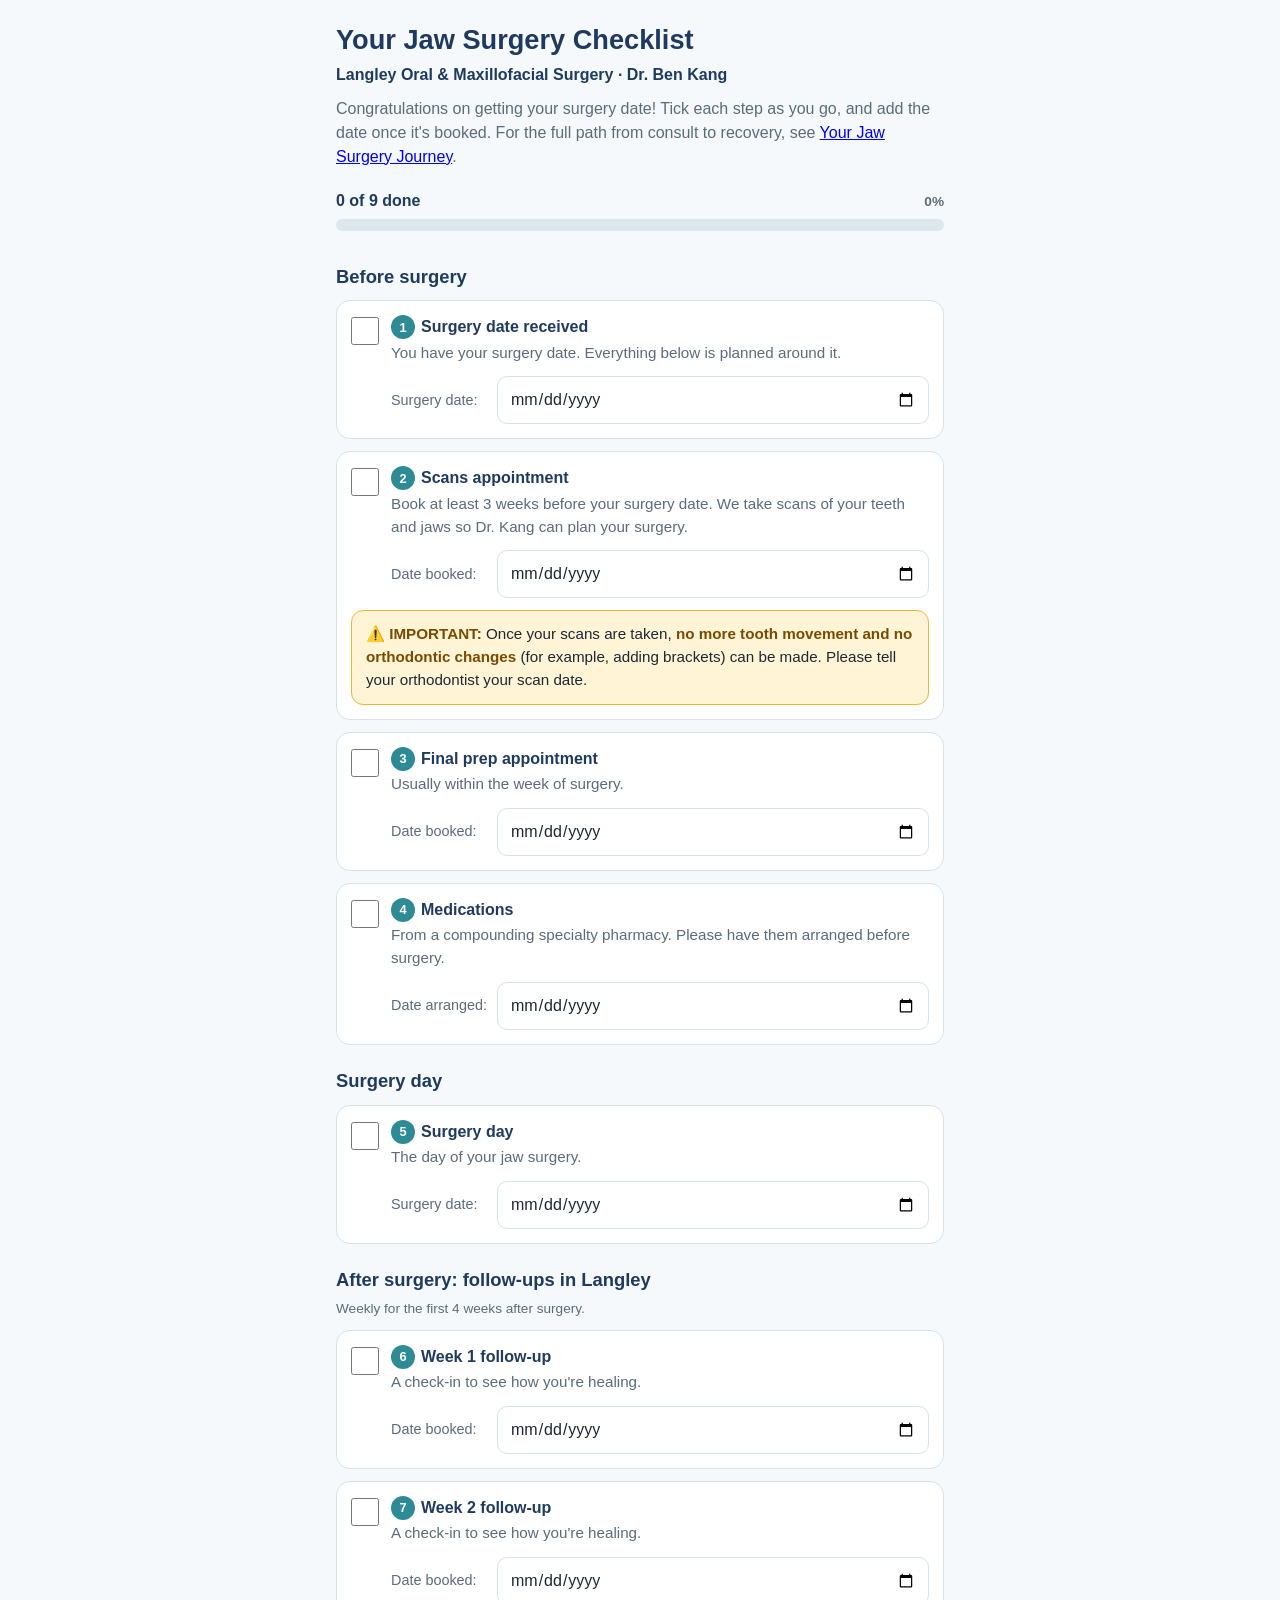
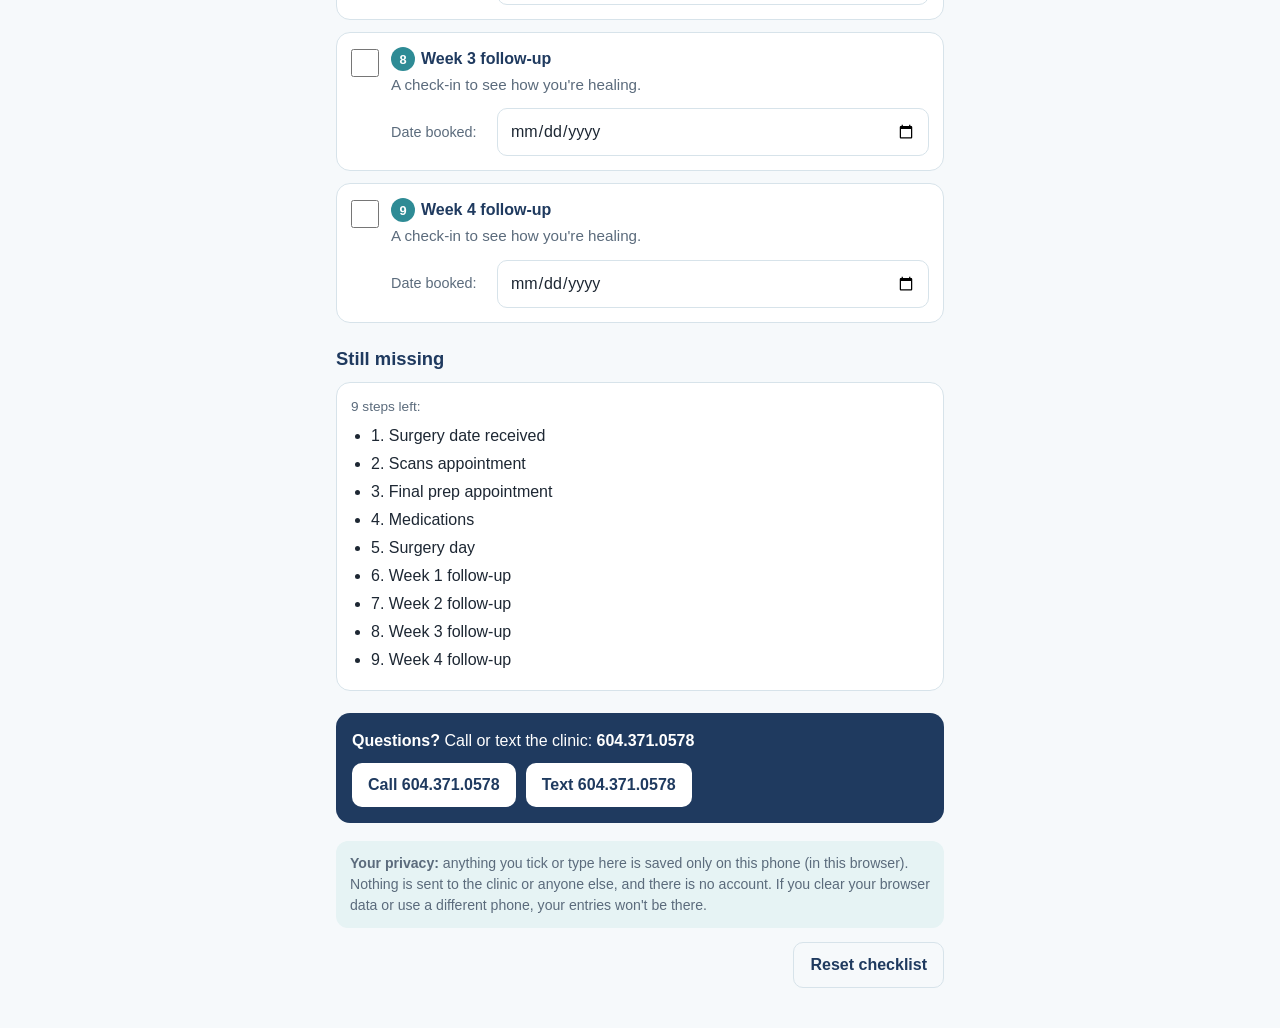
<file: index.html>
<!DOCTYPE html>
<html lang="en">
<head>
<meta charset="utf-8">
<meta name="viewport" content="width=device-width, initial-scale=1, viewport-fit=cover">
<meta http-equiv="Content-Security-Policy" content="default-src 'none'; style-src 'unsafe-inline'; script-src 'unsafe-inline'; img-src data:; form-action 'none'; base-uri 'none'">
<meta name="referrer" content="no-referrer">
<meta name="robots" content="noindex">
<meta name="theme-color" content="#1F3A5F">
<title>Your Jaw Surgery Checklist</title>
<style>
  :root{
    --navy:#1F3A5F; --teal:#2E8B95; --teal-soft:#E6F3F4; --ink:#1d2733; --muted:#5b6b7c;
    --line:#d7e3ea; --bg:#F6F9FB; --card:#fff; --amber:#FFF4D6; --amber-line:#E8B53C;
  }
  *{box-sizing:border-box}
  html{-webkit-text-size-adjust:100%}
  body{margin:0;background:var(--bg);color:var(--ink);
    font:16px/1.5 -apple-system,BlinkMacSystemFont,"Segoe UI",Roboto,"Helvetica Neue",Arial,sans-serif;
    padding:env(safe-area-inset-top) env(safe-area-inset-right) env(safe-area-inset-bottom) env(safe-area-inset-left)}
  .wrap{max-width:640px;margin:0 auto;padding:20px 16px 40px}
  header h1{color:var(--navy);font-size:1.7rem;line-height:1.2;margin:4px 0 6px}
  header .clinic{color:var(--navy);font-weight:600;margin:0}
  header .intro{color:var(--muted);margin:10px 0 0}
  .progress{position:sticky;top:0;z-index:5;background:var(--bg);padding:12px 0 10px;margin-top:8px}
  .progress .row{display:flex;justify-content:space-between;align-items:baseline;font-weight:600;color:var(--navy)}
  .bar{height:12px;background:#dde8ee;border-radius:99px;overflow:hidden;margin-top:6px}
  .bar span{display:block;height:100%;width:0;background:var(--teal);border-radius:99px;transition:width .3s}
  h2{color:var(--navy);font-size:1.15rem;margin:22px 0 10px}
  .step{background:var(--card);border:1px solid var(--line);border-radius:14px;padding:14px;margin:0 0 12px}
  .step.done{border-color:var(--teal);background:#fbfefe}
  .top{display:flex;gap:12px;align-items:flex-start}
  .top input[type=checkbox]{flex:none;width:28px;height:28px;margin:2px 0 0;accent-color:var(--teal);cursor:pointer}
  .top label{cursor:pointer;flex:1}
  .num{display:inline-flex;align-items:center;justify-content:center;width:24px;height:24px;border-radius:50%;
    background:var(--teal);color:#fff;font-size:.8rem;font-weight:700;margin-right:6px;vertical-align:1px}
  .title{font-weight:700;color:var(--navy)}
  .step.done .title{text-decoration:line-through;text-decoration-color:var(--teal)}
  .desc{display:block;color:var(--muted);font-size:.95rem;margin-top:2px}
  .date{display:flex;align-items:center;gap:10px;flex-wrap:wrap;margin:12px 0 0 40px}
  .date label{font-size:.9rem;color:var(--muted);min-width:96px}
  .date input{font:inherit;color:var(--ink);padding:10px 12px;border:1px solid var(--line);border-radius:10px;background:#fff;min-height:44px;flex:1;min-width:160px}
  .hint{margin:8px 0 0 40px;font-size:.9rem;color:var(--teal);font-weight:600}
  .hint.warn{color:#9a5b00}
  .hint:empty{display:none}
  .callout{background:var(--amber);border:1px solid var(--amber-line);border-radius:12px;padding:12px 14px;margin:12px 0 0;font-size:.95rem}
  .callout strong{color:#7a4a00}
  .missing{background:var(--card);border:1px solid var(--line);border-radius:14px;padding:14px}
  .missing ul{margin:6px 0 0;padding-left:20px}
  .missing li{margin:4px 0}
  .alldone{color:var(--teal);font-weight:700}
  .contact{background:var(--navy);color:#fff;border-radius:14px;padding:16px;margin-top:22px}
  .contact p{margin:0 0 10px}
  .btns{display:flex;gap:10px;flex-wrap:wrap}
  .btn{display:inline-flex;align-items:center;justify-content:center;min-height:44px;padding:10px 16px;border-radius:10px;
    font:inherit;font-weight:700;text-decoration:none;cursor:pointer;border:0}
  .btn.light{background:#fff;color:var(--navy)}
  .btn.ghost{background:transparent;color:var(--navy);border:1px solid var(--line)}
  .privacy{font-size:.88rem;color:var(--muted);margin-top:18px;background:var(--teal-soft);border-radius:12px;padding:12px 14px}
  .foot{display:flex;justify-content:flex-end;margin-top:14px}
  .small{font-size:.85rem;color:var(--muted)}
  @media print{.progress{position:static}.btn,.foot{display:none}.contact{color:#000;background:#fff;border:1px solid #999}}
</style>
</head>
<body>
<div class="wrap">
  <header>
    <h1>Your Jaw Surgery Checklist</h1>
    <p class="clinic">Langley Oral &amp; Maxillofacial Surgery · Dr. Ben Kang</p>
    <p class="intro">Congratulations on getting your surgery date! Tick each step as you go, and add the date once it's booked. For the full path from consult to recovery, see <a href="jaw-surgery-journey/">Your Jaw Surgery Journey</a>.</p>
  </header>

  <div class="progress" aria-live="polite">
    <div class="row"><span id="count">0 of 9 done</span><span id="pct" class="small">0%</span></div>
    <div class="bar" role="progressbar" aria-label="Checklist progress" aria-valuemin="0" aria-valuemax="9" aria-valuenow="0" id="bar"><span id="barfill"></span></div>
  </div>

  <main id="steps"></main>

  <h2>Still missing</h2>
  <div class="missing" aria-live="polite"><div id="missing"></div></div>

  <div class="contact">
    <p><strong>Questions?</strong> Call or text the clinic: <strong>604.371.0578</strong></p>
    <div class="btns">
      <a class="btn light" href="tel:+16043710578">Call 604.371.0578</a>
      <a class="btn light" href="sms:+16043710578">Text 604.371.0578</a>
    </div>
  </div>

  <p class="privacy"><strong>Your privacy:</strong> anything you tick or type here is saved only on this phone (in this browser). Nothing is sent to the clinic or anyone else, and there is no account. If you clear your browser data or use a different phone, your entries won't be there.</p>

  <div class="foot"><button type="button" class="btn ghost" id="reset">Reset checklist</button></div>
</div>

<script>
(function(){
  "use strict";
  var KEY = "jawSurgeryChecklist.v1";
  var STEPS = [
    {id:"received", n:1, section:"Before surgery", title:"Surgery date received",
      desc:"You have your surgery date. Everything below is planned around it.", dateLabel:"Surgery date", isSurgery:true},
    {id:"scans", n:2, title:"Scans appointment",
      desc:"Book at least 3 weeks before your surgery date. We take scans of your teeth and jaws so Dr. Kang can plan your surgery.",
      dateLabel:"Date booked",
      callout:"<strong>IMPORTANT:</strong> Once your scans are taken, <strong>no more tooth movement and no orthodontic changes</strong> (for example, adding brackets) can be made. Please tell your orthodontist your scan date."},
    {id:"prep", n:3, title:"Final prep appointment", desc:"Usually within the week of surgery.", dateLabel:"Date booked"},
    {id:"meds", n:4, title:"Medications", desc:"From a compounding specialty pharmacy. Please have them arranged before surgery.", dateLabel:"Date arranged"},
    {id:"surgery", n:5, section:"Surgery day", title:"Surgery day", desc:"The day of your jaw surgery.", dateLabel:"Surgery date", isSurgery:true},
    {id:"fu1", n:6, section:"After surgery: follow-ups in Langley", sectionNote:"Weekly for the first 4 weeks after surgery.", title:"Week 1 follow-up", desc:"A check-in to see how you're healing.", dateLabel:"Date booked", week:1},
    {id:"fu2", n:7, title:"Week 2 follow-up", desc:"A check-in to see how you're healing.", dateLabel:"Date booked", week:2},
    {id:"fu3", n:8, title:"Week 3 follow-up", desc:"A check-in to see how you're healing.", dateLabel:"Date booked", week:3},
    {id:"fu4", n:9, title:"Week 4 follow-up", desc:"A check-in to see how you're healing.", dateLabel:"Date booked", week:4}
  ];

  var state = load();
  function load(){
    try { var s = JSON.parse(localStorage.getItem(KEY)); if (s && typeof s === "object") return {checked:s.checked||{}, dates:s.dates||{}, surgery:s.surgery||""}; } catch(e){}
    return {checked:{}, dates:{}, surgery:""};
  }
  function save(){ try { localStorage.setItem(KEY, JSON.stringify(state)); } catch(e){} }

  function parse(d){ if(!/^\d{4}-\d{2}-\d{2}$/.test(d||"")) return null; var p=d.split("-"); return new Date(+p[0], +p[1]-1, +p[2]); }
  function addDays(dt,n){ var x=new Date(dt.getTime()); x.setDate(x.getDate()+n); return x; }
  function fmt(dt){ return dt.toLocaleDateString("en-CA",{weekday:"short", month:"short", day:"numeric", year:"numeric"}); }
  function el(tag, attrs, html){ var e=document.createElement(tag); for(var k in (attrs||{})) e.setAttribute(k, attrs[k]); if(html!=null) e.innerHTML=html; return e; }

  var root = document.getElementById("steps");
  STEPS.forEach(function(s){
    if (s.section){ root.appendChild(el("h2",null,s.section)); if(s.sectionNote) root.appendChild(el("p",{"class":"small",style:"margin:-4px 0 10px"},s.sectionNote)); }
    var card = el("section",{"class":"step", id:"card-"+s.id});
    var top = el("div",{"class":"top"});
    var cb = el("input",{type:"checkbox", id:"cb-"+s.id});
    var lab = el("label",{"for":"cb-"+s.id}, '<span class="num">'+s.n+'</span><span class="title">'+s.title+'</span><span class="desc">'+s.desc+'</span>');
    top.appendChild(cb); top.appendChild(lab); card.appendChild(top);
    var row = el("div",{"class":"date"});
    row.appendChild(el("label",{"for":"dt-"+s.id}, s.dateLabel+":"));
    var di = el("input",{type:"date", id:"dt-"+s.id, autocomplete:"off"});
    row.appendChild(di); card.appendChild(row);
    card.appendChild(el("p",{"class":"hint", id:"hint-"+s.id}));
    if (s.callout) card.appendChild(el("div",{"class":"callout", role:"note"}, "⚠️ "+s.callout));
    root.appendChild(card);

    cb.addEventListener("change", function(){ state.checked[s.id]=cb.checked; save(); render(); });
    di.addEventListener("change", function(){
      if (s.isSurgery) state.surgery = di.value; else state.dates[s.id] = di.value;
      save(); render();
    });
  });

  function render(){
    var surg = parse(state.surgery), done = 0, missing = [];
    STEPS.forEach(function(s){
      var cb = document.getElementById("cb-"+s.id), di = document.getElementById("dt-"+s.id), hint = document.getElementById("hint-"+s.id);
      var on = !!state.checked[s.id]; cb.checked = on;
      document.getElementById("card-"+s.id).classList.toggle("done", on);
      var v = s.isSurgery ? state.surgery : (state.dates[s.id]||"");
      if (di.value !== v) di.value = v;
      if (on) done++; else missing.push(s);
      var h = "", warn = false;
      if (surg){
        if (s.id==="scans"){
          var by = addDays(surg,-21); h = "Suggested: book on or before " + fmt(by) + " (3 weeks before surgery).";
          var sd = parse(state.dates.scans); if (sd && sd > by){ h = "This is less than 3 weeks before surgery. Please call or text the clinic."; warn = true; }
        } else if (s.id==="prep"){ h = "Suggested: in the week before surgery (" + fmt(addDays(surg,-7)) + " to " + fmt(addDays(surg,-1)) + ").";
        } else if (s.id==="meds"){ h = "Arrange before " + fmt(surg) + ".";
        } else if (s.week){ h = "Around " + fmt(addDays(surg, 7*s.week)) + ".";
        }
      }
      hint.textContent = h; hint.classList.toggle("warn", warn);
    });
    document.getElementById("count").textContent = done + " of 9 done";
    var pct = Math.round(done/9*100);
    document.getElementById("pct").textContent = pct + "%";
    document.getElementById("barfill").style.width = pct + "%";
    document.getElementById("bar").setAttribute("aria-valuenow", done);
    var m = document.getElementById("missing");
    if (!missing.length){ m.innerHTML = '<p class="alldone">All 9 steps done. Great work!</p>'; }
    else {
      var ul = el("ul");
      missing.forEach(function(s){ var li = el("li"); li.textContent = s.n + ". " + s.title; ul.appendChild(li); });
      m.innerHTML = ""; m.appendChild(el("p",{"class":"small",style:"margin:0"}, missing.length + " step" + (missing.length>1?"s":"") + " left:")); m.appendChild(ul);
    }
  }

  document.getElementById("reset").addEventListener("click", function(){
    if (confirm("Clear all ticks and dates on this phone? This can't be undone.")){
      state = {checked:{}, dates:{}, surgery:""};
      try { localStorage.removeItem(KEY); } catch(e){}
      render();
    }
  });

  render();
})();
</script>
</body>
</html>
</file>
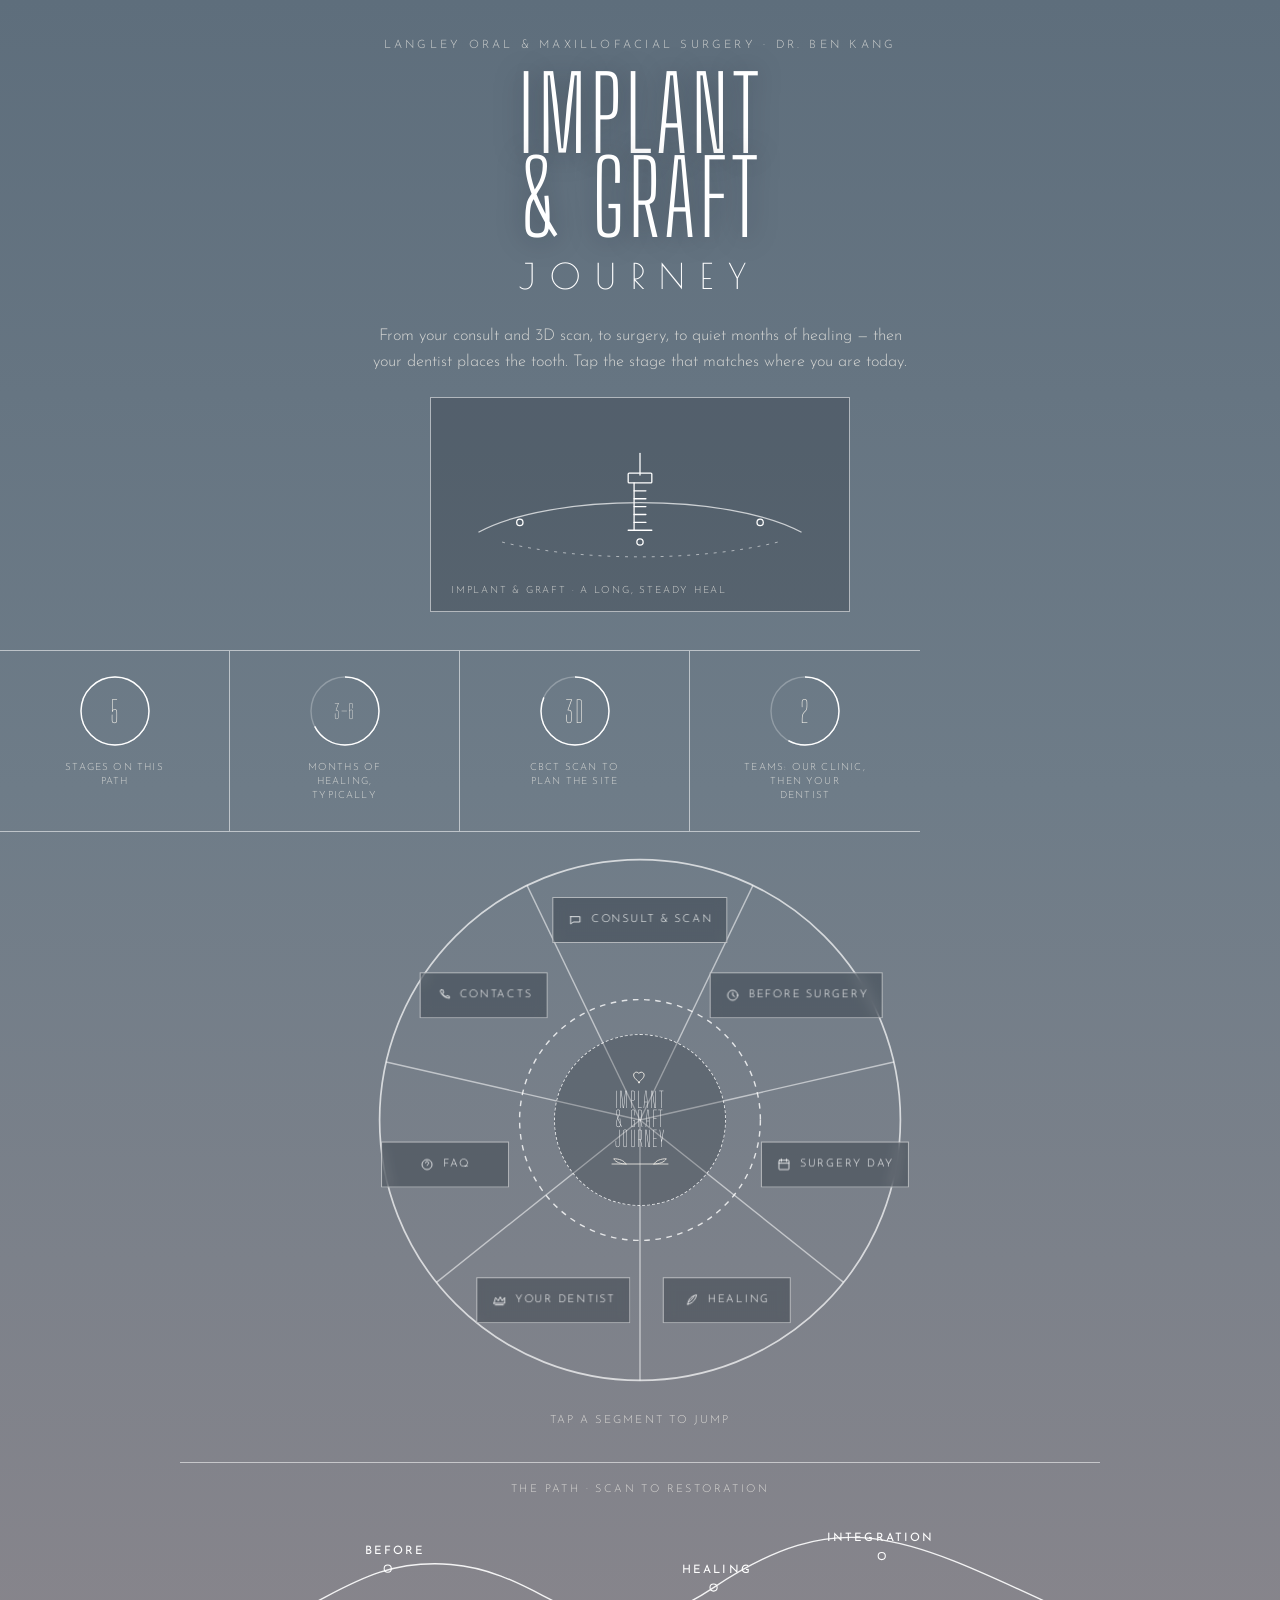
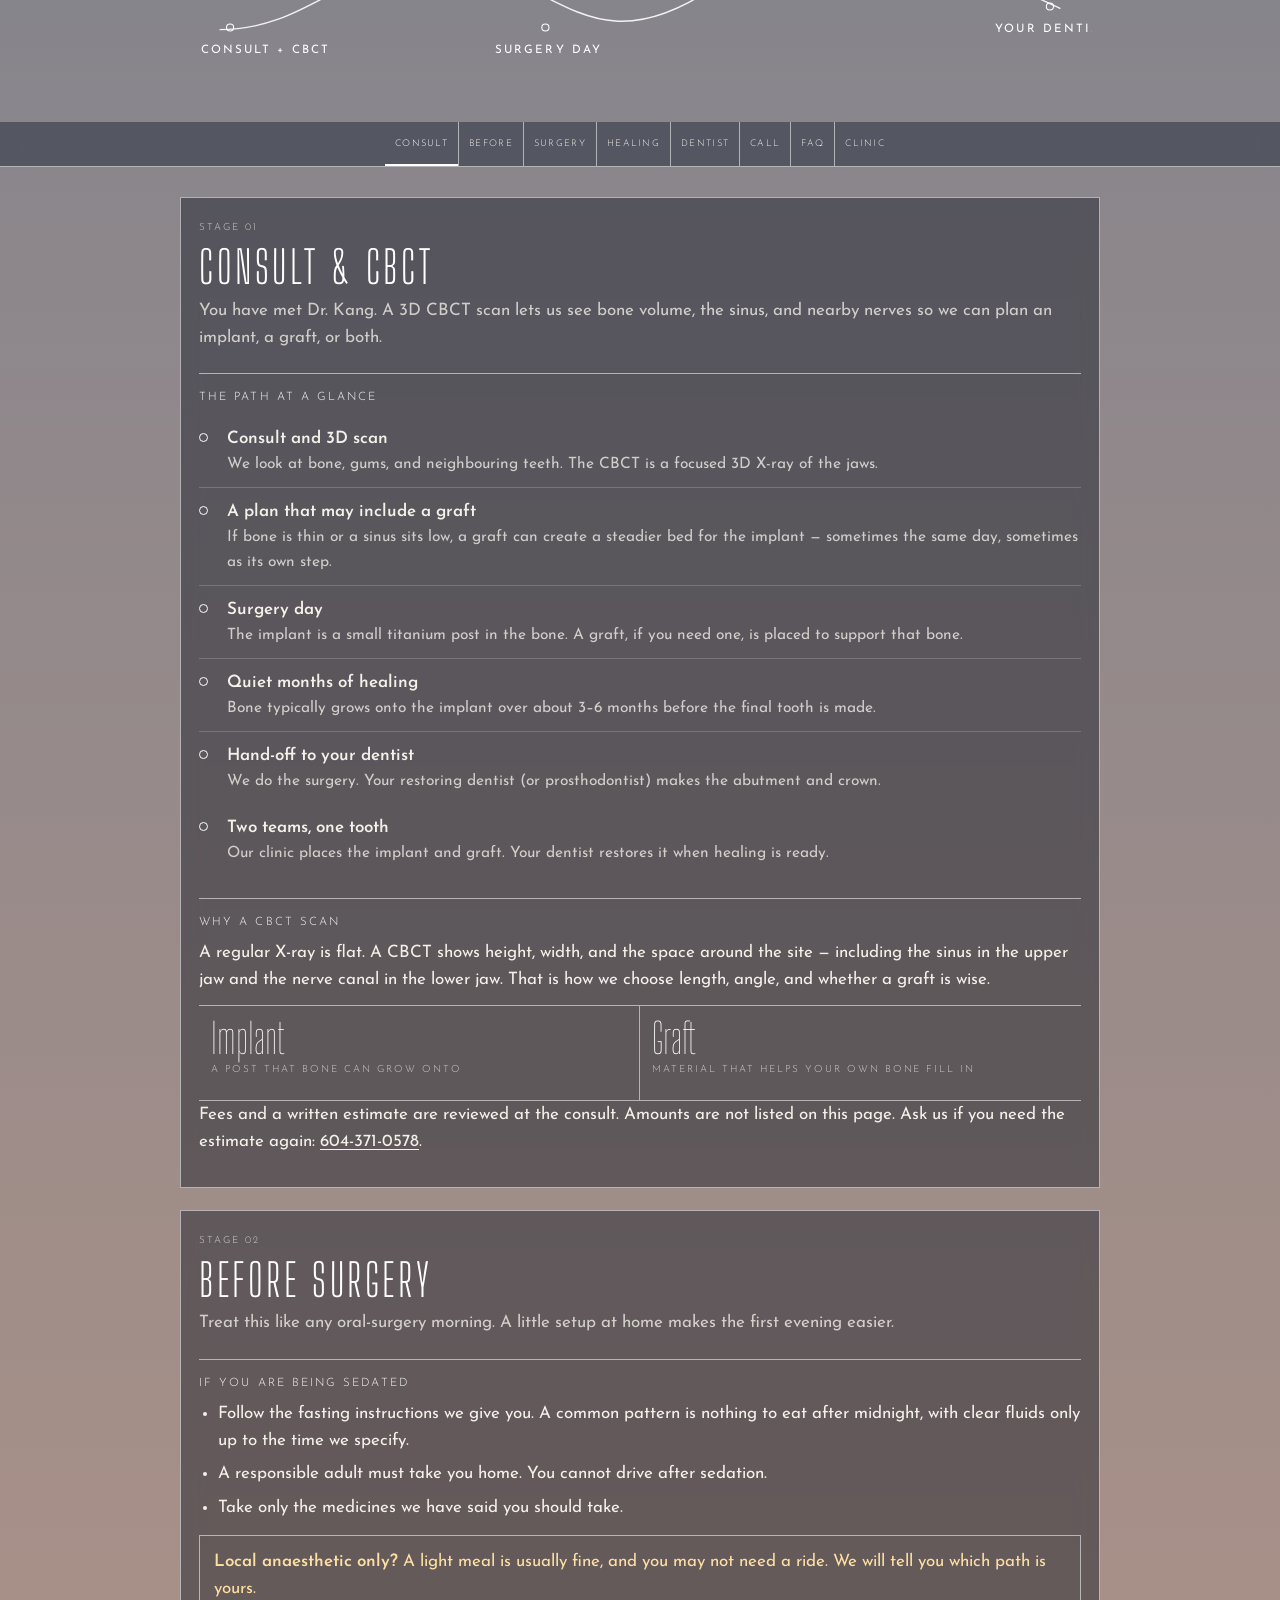
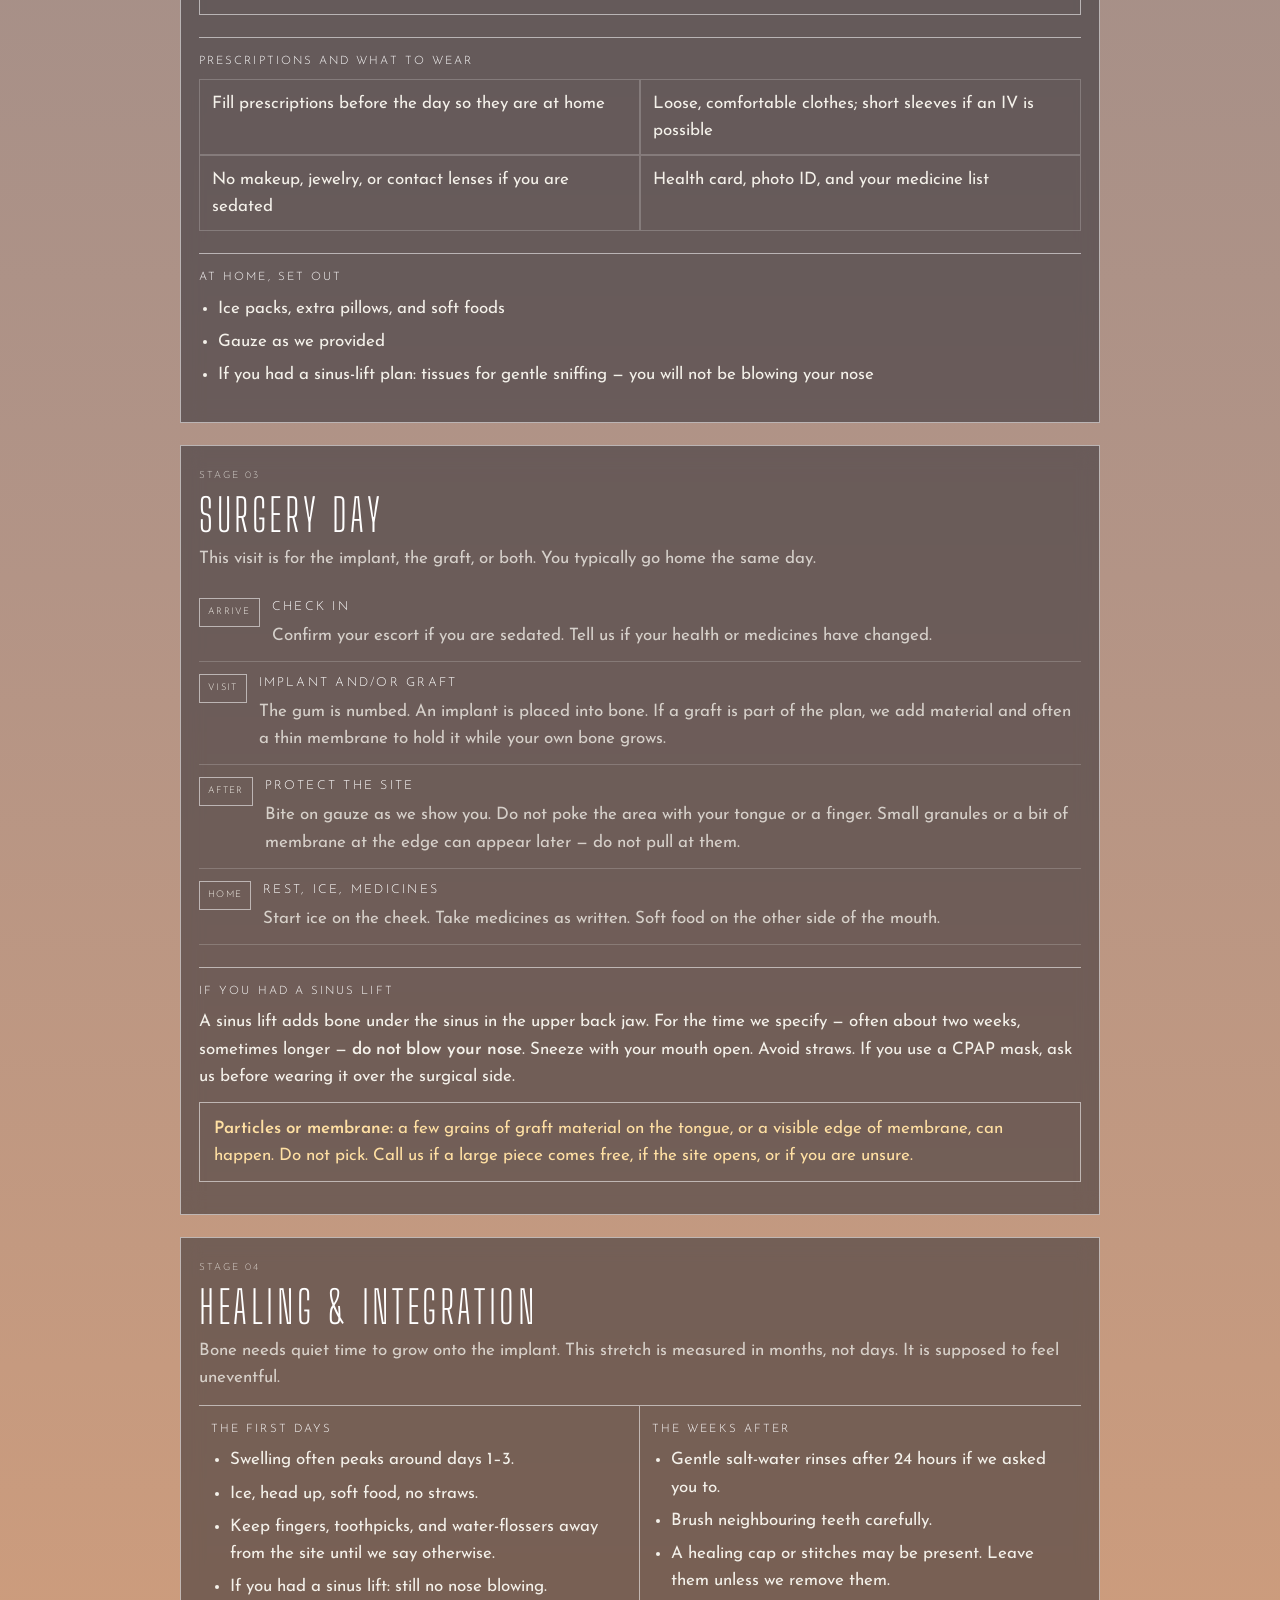
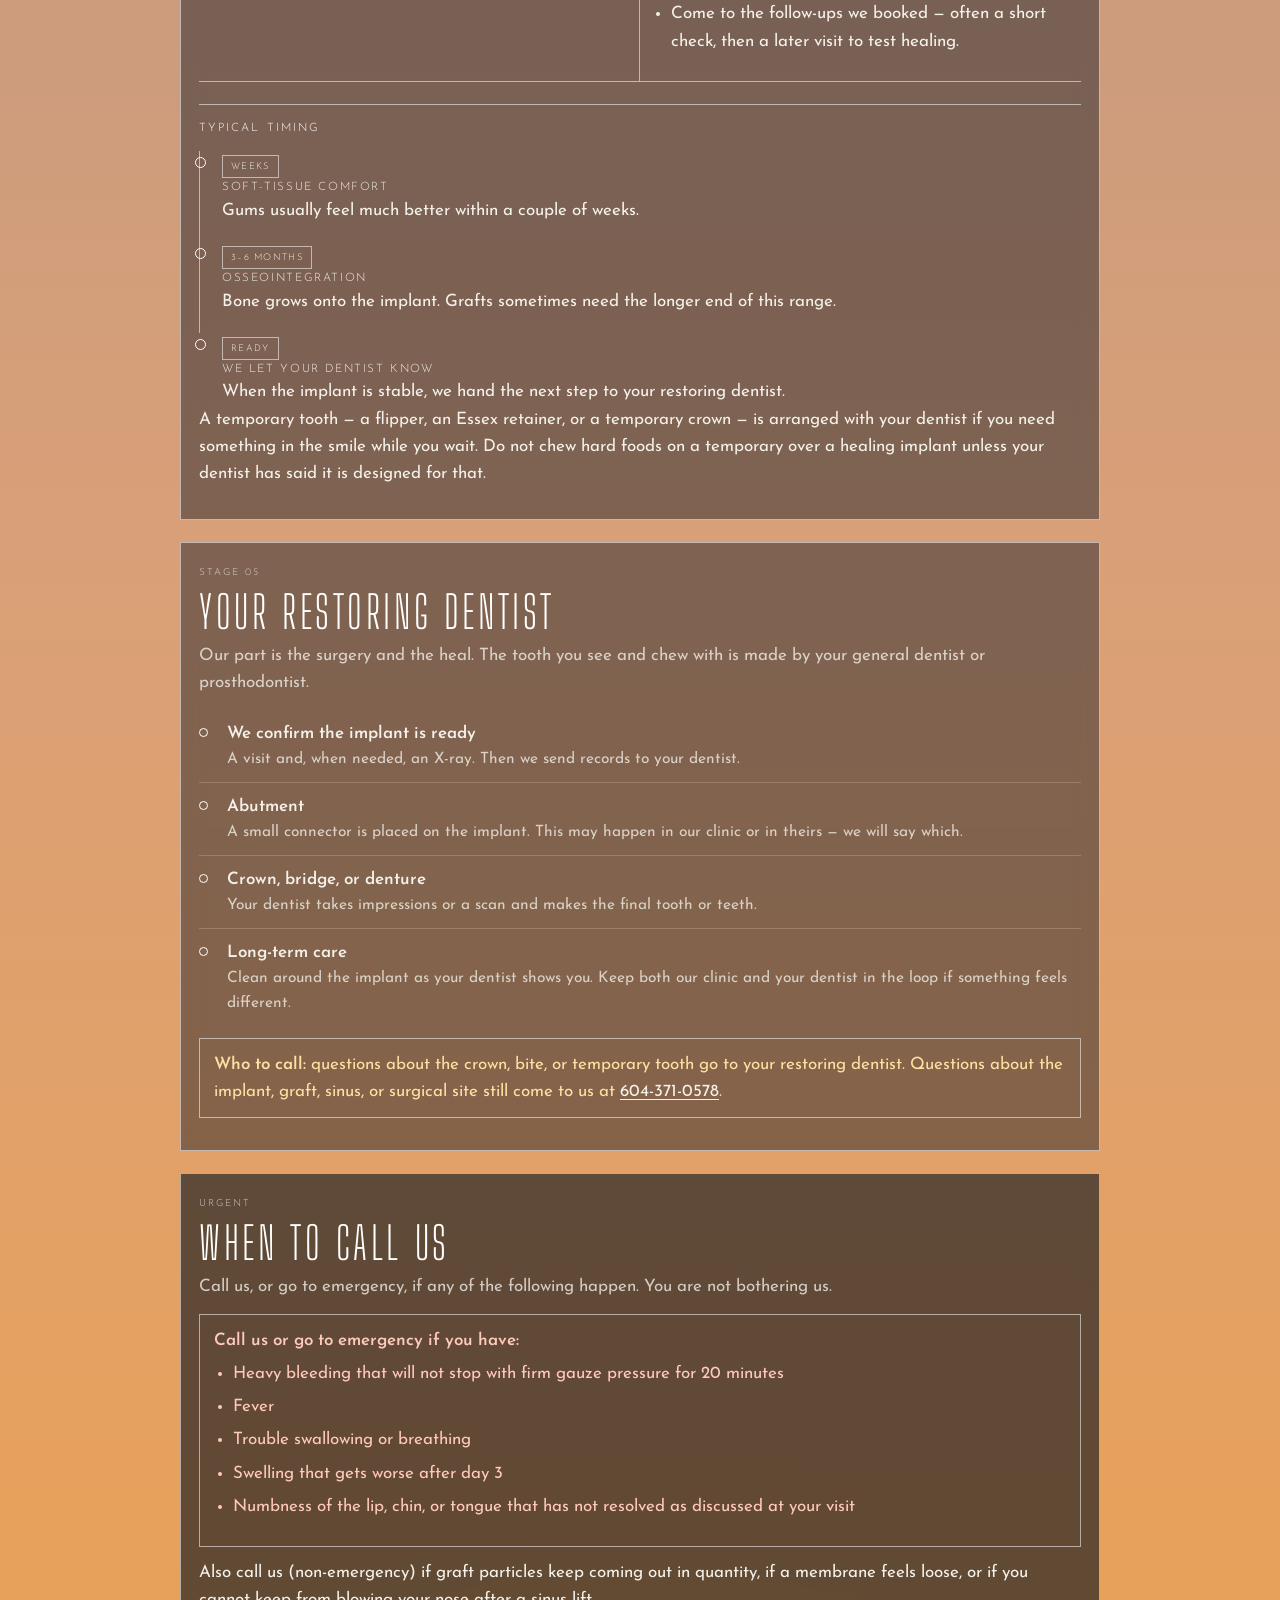
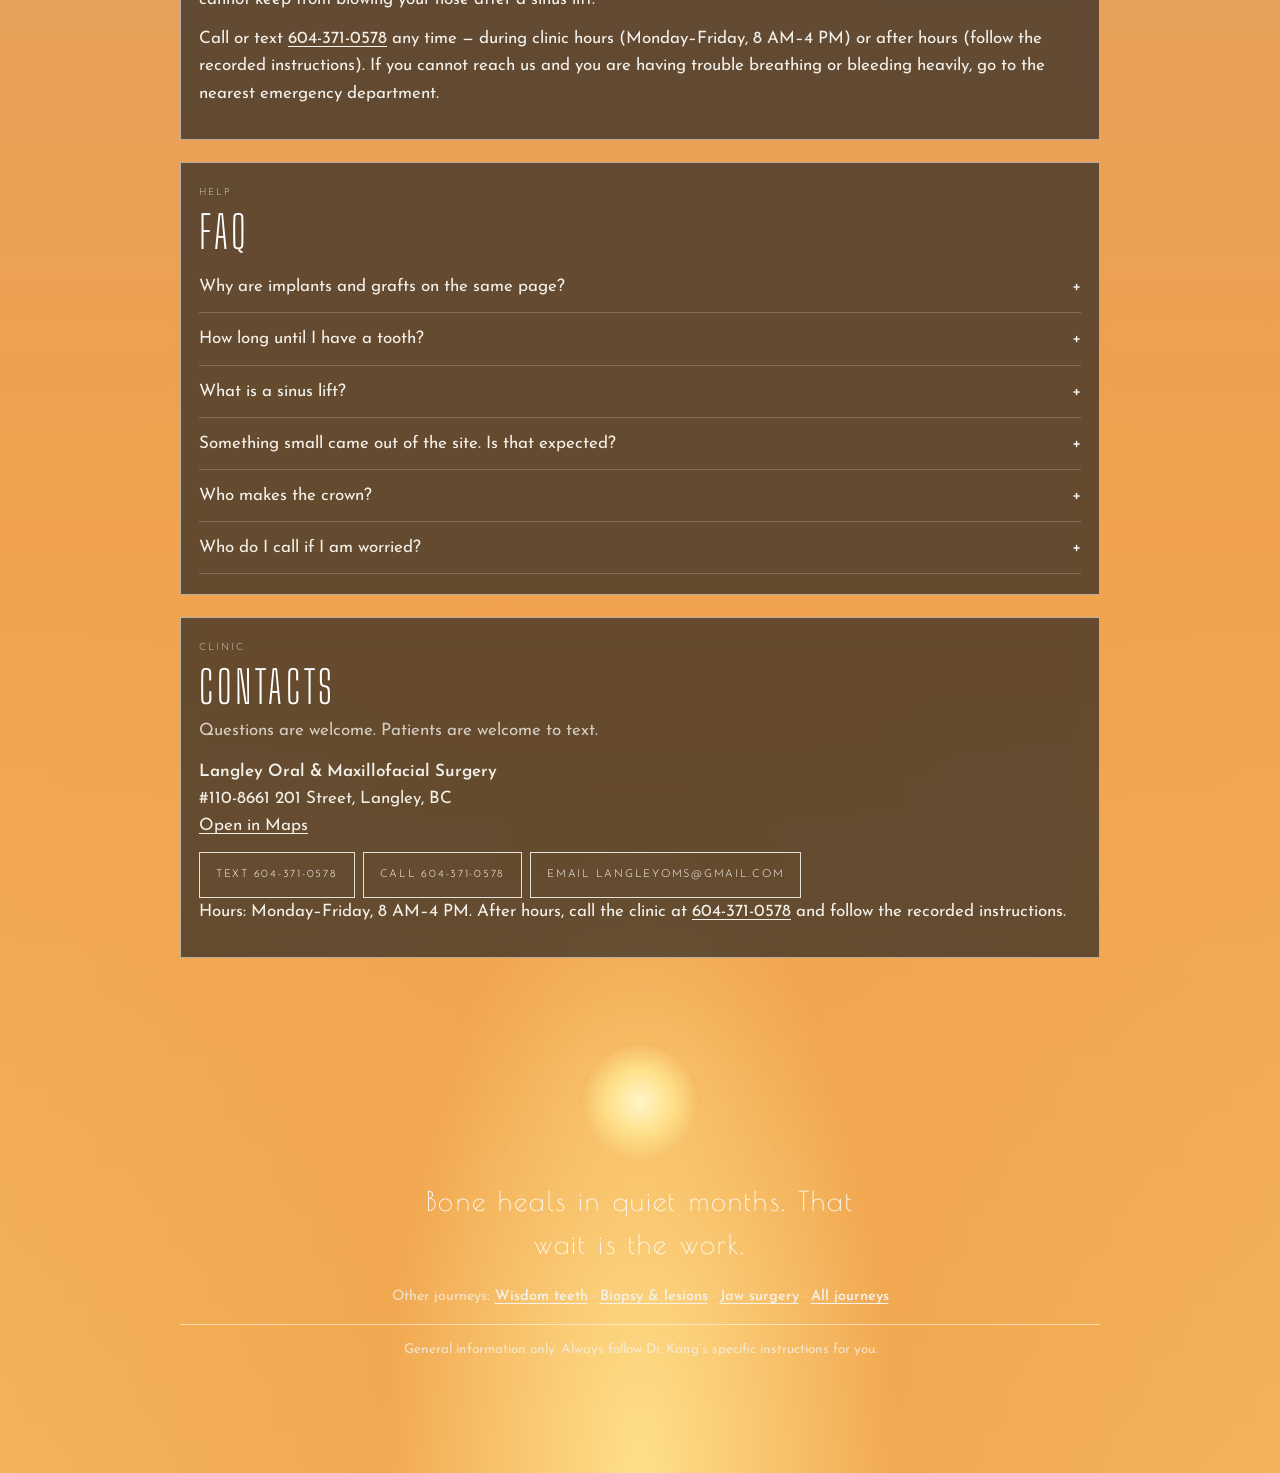
<file: implants/index.html>
<!DOCTYPE html>
<html lang="en-CA">
<head>
<meta charset="utf-8">
<meta name="viewport" content="width=device-width, initial-scale=1, viewport-fit=cover">
<meta http-equiv="Content-Security-Policy" content="default-src 'none'; style-src 'self'; script-src 'self' 'unsafe-inline'; img-src 'self'; font-src 'self'; form-action 'none'; base-uri 'none'">
<meta name="referrer" content="no-referrer">
<meta name="theme-color" content="#5E6E7C">
<meta name="description" content="Your dental implant and bone graft journey with Langley Oral &amp; Maxillofacial Surgery — from consult and CBCT to restoration.">
<title>Your Dental Implant &amp; Bone Graft Journey | Langley Oral &amp; Maxillofacial Surgery</title>
<link rel="preload" href="../shared/fonts/big-shoulders-100.woff2" as="font" type="font/woff2" crossorigin>
<link rel="preload" href="../shared/fonts/josefin-300.woff2" as="font" type="font/woff2" crossorigin>
<link rel="stylesheet" href="../shared/journey.css">
<script>
(function () {
  "use strict";
  var map = {
    "after-consult": "consult", consult: "consult", scan: "consult", cbct: "consult",
    before: "before", "pre-op": "before", preop: "before",
    surgery: "surgery", "surgery-day": "surgery", graft: "surgery", implant: "surgery",
    healing: "healing", integration: "healing",
    restore: "restore", restoration: "restore", handoff: "restore", "hand-off": "restore"
  };
  var stage = "";
  try {
    (location.search || "").replace(/^\?/, "").split("&").forEach(function (p) {
      var kv = p.split("=");
      if (decodeURIComponent(kv[0] || "") === "stage") {
        stage = decodeURIComponent((kv[1] || "").replace(/\+/g, " ")).toLowerCase();
      }
    });
  } catch (e) {}
  if (map[stage]) {
    document.documentElement.className += (document.documentElement.className ? " " : "") + "stage-lock";
    document.documentElement.setAttribute("data-open-stage", map[stage]);
  }
})();
</script>
</head>
<body>
<a class="skip" href="#consult">Skip to journey stages</a>

<svg class="icons" xmlns="http://www.w3.org/2000/svg" aria-hidden="true" focusable="false">
  <symbol id="heart" viewBox="0 0 24 20" fill="none" stroke="currentColor" stroke-width="1.2"><path d="M12 17.6C6.8 13.8 3.5 10.7 3.5 7.4 3.5 5.2 5.1 3.6 7.3 3.6c1.3 0 2.5.6 3.2 1.6.7-1 1.9-1.6 3.2-1.6 2.2 0 3.8 1.6 3.8 3.8 0 3.3-3.3 6.4-8 10.2z"/></symbol>
  <symbol id="leaves" viewBox="0 0 80 16" fill="none" stroke="currentColor" stroke-width="1.1" stroke-linecap="round"><path d="M8 8h64"/><path d="M24 8c-2-4-8-6-14-6 2 4 8 6 14 6z"/><path d="M56 8c2-4 8-6 14-6-2 4-8 6-14 6z"/></symbol>
  <symbol id="chat" viewBox="0 0 24 24" fill="none" stroke="currentColor" stroke-width="1.2" stroke-linecap="round"><path d="M5 7h14v8H9l-4 3V7z"/></symbol>
  <symbol id="clock" viewBox="0 0 24 24" fill="none" stroke="currentColor" stroke-width="1.2" stroke-linecap="round"><circle cx="12" cy="12" r="7.5"/><path d="M12 8v4l3 2"/></symbol>
  <symbol id="cal" viewBox="0 0 24 24" fill="none" stroke="currentColor" stroke-width="1.2" stroke-linecap="round"><rect x="4.5" y="5.5" width="15" height="14" rx="1"/><path d="M8 3.5v4M16 3.5v4M4.5 10h15"/></symbol>
  <symbol id="leaf" viewBox="0 0 24 24" fill="none" stroke="currentColor" stroke-width="1.2" stroke-linecap="round"><path d="M6 18c7-1 12-8 13-14-6 1-13 6-13 14z"/><path d="M8 14c2-1 5-4 7-8"/></symbol>
  <symbol id="phone" viewBox="0 0 24 24" fill="none" stroke="currentColor" stroke-width="1.2" stroke-linecap="round"><path d="M8 4h3l1 4-2 1a10 10 0 0 0 5.5 5.5l1-2 4 1v3A16 16 0 0 1 7 6.2 2 2 0 0 1 8 4z"/></symbol>
  <symbol id="icon-faq" viewBox="0 0 24 24" fill="none" stroke="currentColor" stroke-width="1.2"><circle cx="12" cy="12" r="7.5"/><path d="M9.6 10a2.4 2.4 0 1 1 4 1.6c-.7.7-1.6 1.1-1.6 2.2"/><path d="M12 16.6h.01"/></symbol>
  <symbol id="crown" viewBox="0 0 24 24" fill="none" stroke="currentColor" stroke-width="1.2" stroke-linecap="round"><path d="M4 16.5 6.5 8l4 5 3-6 3 6 3.5-5L20 16.5H4z"/><path d="M6 19h12"/></symbol>
  <symbol id="lock" viewBox="0 0 24 24" fill="none" stroke="currentColor" stroke-width="1.3" stroke-linecap="round"><rect x="6" y="11" width="12" height="9" rx="1"/><path d="M8.5 11V8.2a3.5 3.5 0 0 1 7 0V11"/></symbol>
</svg>

<header class="hero wrap">
  <p class="kicker">Langley Oral &amp; Maxillofacial Surgery · Dr. Ben Kang</p>
  <h1 class="tight"><span>Implant</span><span>&amp; Graft</span></h1>
  <p class="yearish">Journey</p>
  <p class="lede">From your consult and 3D scan, to surgery, to quiet months of healing — then your dentist places the tooth. Tap the stage that matches where you are today.</p>
  <p class="print-url">https://josenni-rgb.github.io/implants/</p>
  <figure class="hero-art">
    <svg viewBox="0 0 400 160" role="img" aria-label="White line drawing of an implant post under a dotted arch">
      <path d="M36 118 C110 78, 290 78, 364 118" fill="none" stroke="rgba(255,255,255,.7)" stroke-width="1.2"/>
      <g fill="none" stroke="#fff" stroke-width="1.3" stroke-linecap="round" stroke-linejoin="round">
        <path d="M200 38v22"/>
        <rect x="188" y="58" width="24" height="10" rx="1"/>
        <path d="M194 68v48"/>
        <path d="M194 76h12M194 84h12M194 92h12M194 100h12M194 108h12"/>
        <path d="M188 116h24"/>
        <circle cx="78" cy="108" r="3.2"/><circle cx="200" cy="128" r="3.2"/><circle cx="322" cy="108" r="3.2"/>
      </g>
      <path d="M60 128 C140 148, 260 148, 340 128" fill="none" stroke="rgba(255,255,255,.55)" stroke-width="1" stroke-dasharray="3 6"/>
    </svg>
    <figcaption>Implant &amp; graft · a long, steady heal</figcaption>
  </figure>
</header>

<section class="facts wrap" aria-label="Key facts on this path">
  <div class="fact">
    <div class="donut" aria-hidden="true">
      <svg viewBox="0 0 84 84">
        <circle cx="42" cy="42" r="34" fill="none" stroke="rgba(255,255,255,.25)" stroke-width="1.4"/>
        <circle cx="42" cy="42" r="34" fill="none" stroke="#fff" stroke-width="1.4" stroke-dasharray="214" stroke-dashoffset="0"/>
      </svg>
      <span class="n">5</span>
    </div>
    <div class="lbl">Stages on this path</div>
  </div>
  <div class="fact">
    <div class="donut" aria-hidden="true">
      <svg viewBox="0 0 84 84">
        <circle cx="42" cy="42" r="34" fill="none" stroke="rgba(255,255,255,.25)" stroke-width="1.4"/>
        <circle cx="42" cy="42" r="34" fill="none" stroke="#fff" stroke-width="1.4" stroke-dasharray="214" stroke-dashoffset="70"/>
      </svg>
      <span class="n small">3–6</span>
    </div>
    <div class="lbl">Months of healing, typically</div>
  </div>
  <div class="fact">
    <div class="donut" aria-hidden="true">
      <svg viewBox="0 0 84 84">
        <circle cx="42" cy="42" r="34" fill="none" stroke="rgba(255,255,255,.25)" stroke-width="1.4"/>
        <circle cx="42" cy="42" r="34" fill="none" stroke="#fff" stroke-width="1.4" stroke-dasharray="214" stroke-dashoffset="40"/>
      </svg>
      <span class="n">3D</span>
    </div>
    <div class="lbl">CBCT scan to plan the site</div>
  </div>
  <div class="fact">
    <div class="donut" aria-hidden="true">
      <svg viewBox="0 0 84 84">
        <circle cx="42" cy="42" r="34" fill="none" stroke="rgba(255,255,255,.25)" stroke-width="1.4"/>
        <circle cx="42" cy="42" r="34" fill="none" stroke="#fff" stroke-width="1.4" stroke-dasharray="214" stroke-dashoffset="90"/>
      </svg>
      <span class="n">2</span>
    </div>
    <div class="lbl">Teams: our clinic, then your dentist</div>
  </div>
</section>

<nav class="mindmap" id="map" aria-label="Journey map">
  <svg class="mindmap-svg" viewBox="0 0 400 400" aria-hidden="true" focusable="false">
    <circle cx="200" cy="200" r="186" fill="none" stroke="rgba(255,255,255,.7)" stroke-width="1.2"/>
    <path d="M200 200 L119.3 32.4" stroke="rgba(255,255,255,.55)" stroke-width="1"/>
    <path d="M200 200 L280.7 32.4" stroke="rgba(255,255,255,.55)" stroke-width="1"/>
    <path d="M200 200 L381.3 158.6" stroke="rgba(255,255,255,.55)" stroke-width="1"/>
    <path d="M200 200 L345.4 316" stroke="rgba(255,255,255,.55)" stroke-width="1"/>
    <path d="M200 200 L200 386" stroke="rgba(255,255,255,.55)" stroke-width="1"/>
    <path d="M200 200 L54.6 316" stroke="rgba(255,255,255,.55)" stroke-width="1"/>
    <path d="M200 200 L18.7 158.6" stroke="rgba(255,255,255,.55)" stroke-width="1"/>
    <circle cx="200" cy="200" r="86" fill="none" stroke="rgba(255,255,255,.8)" stroke-width="1" stroke-dasharray="4 4"/>
  </svg>
  <div class="hub">
    <svg class="heart" aria-hidden="true"><use href="#heart"/></svg>
    <strong>Implant<br>&amp; Graft<br>Journey</strong>
    <svg class="flourish" aria-hidden="true"><use href="#leaves"/></svg>
  </div>
  <ol class="spokes">
    <li class="s1"><a class="spoke" data-stage="consult" data-lock="stage" href="#consult"><svg aria-hidden="true"><use href="#chat"/></svg> Consult &amp; Scan <svg class="lock" aria-hidden="true"><use href="#lock"/></svg></a></li>
    <li class="s2"><a class="spoke" data-stage="before" data-lock="stage" href="#before"><svg aria-hidden="true"><use href="#clock"/></svg> Before Surgery <svg class="lock" aria-hidden="true"><use href="#lock"/></svg></a></li>
    <li class="s3"><a class="spoke" data-stage="surgery" data-lock="stage" href="#surgery"><svg aria-hidden="true"><use href="#cal"/></svg> Surgery Day <svg class="lock" aria-hidden="true"><use href="#lock"/></svg></a></li>
    <li class="s4"><a class="spoke" data-stage="healing" data-lock="stage" href="#healing"><svg aria-hidden="true"><use href="#leaf"/></svg> Healing <svg class="lock" aria-hidden="true"><use href="#lock"/></svg></a></li>
    <li class="s5"><a class="spoke" data-stage="restore" data-lock="stage" href="#restore"><svg aria-hidden="true"><use href="#crown"/></svg> Your Dentist <svg class="lock" aria-hidden="true"><use href="#lock"/></svg></a></li>
    <li class="s6"><a class="spoke" data-stage="faq" href="#faq"><svg aria-hidden="true"><use href="#icon-faq"/></svg> FAQ</a></li>
    <li class="s7"><a class="spoke" data-stage="contact" href="#contact"><svg aria-hidden="true"><use href="#phone"/></svg> Contacts</a></li>
  </ol>
</nav>
<p class="hint hint-open">Tap a segment to jump</p>
<p class="hint hint-lock">Your care team will unlock the next step.</p>

<section class="path wrap" aria-labelledby="path-title">
  <h2 id="path-title">The path · scan to restoration</h2>
  <svg class="path-svg path-vert" viewBox="0 0 320 360" role="img" aria-label="Timeline from consult to restoration">
    <path d="M40 20 C80 70, 40 110, 90 150 S200 210, 140 260 S60 310, 160 340" fill="none" stroke="rgba(255,255,255,.85)" stroke-width="1.2"/>
    <g fill="#fff" font-family="Josefin Sans, sans-serif" font-size="11" letter-spacing="1.6">
      <circle cx="40" cy="20" r="3.2" fill="none" stroke="#fff"/><text x="56" y="24">CONSULT + CBCT</text>
      <circle cx="62" cy="88" r="3.2" fill="none" stroke="#fff"/><text x="78" y="92">BEFORE</text>
      <circle cx="90" cy="150" r="3.2" fill="none" stroke="#fff"/><text x="106" y="154">SURGERY DAY</text>
      <circle cx="168" cy="210" r="3.2" fill="none" stroke="#fff"/><text x="184" y="214">HEALING</text>
      <circle cx="140" cy="260" r="3.2" fill="none" stroke="#fff"/><text x="156" y="264">INTEGRATION</text>
      <circle cx="158" cy="338" r="3.2" fill="none" stroke="#fff"/><text x="174" y="342">YOUR DENTIST</text>
    </g>
  </svg>
  <svg class="path-svg path-horiz" viewBox="0 0 860 160" role="img" aria-label="Timeline from consult to restoration">
    <path d="M30 110 C120 110, 150 40, 250 48 S380 150, 500 70 S680 20, 830 90" fill="none" stroke="rgba(255,255,255,.9)" stroke-width="1.3"/>
    <g fill="#fff" font-family="Josefin Sans, sans-serif" font-size="11" letter-spacing="2">
      <circle cx="40" cy="108" r="3.4" fill="none" stroke="#fff"/><text x="12" y="132">CONSULT + CBCT</text>
      <circle cx="190" cy="52" r="3.4" fill="none" stroke="#fff"/><text x="168" y="38">BEFORE</text>
      <circle cx="340" cy="108" r="3.4" fill="none" stroke="#fff"/><text x="292" y="132">SURGERY DAY</text>
      <circle cx="500" cy="70" r="3.4" fill="none" stroke="#fff"/><text x="470" y="56">HEALING</text>
      <circle cx="660" cy="40" r="3.4" fill="none" stroke="#fff"/><text x="608" y="26">INTEGRATION</text>
      <circle cx="820" cy="88" r="3.4" fill="none" stroke="#fff"/><text x="768" y="112">YOUR DENTIST</text>
    </g>
  </svg>
</section>

<nav class="jump no-print" aria-label="Jump to a stage">
  <a href="#consult" data-stage="consult" data-lock="stage">Consult</a>
  <a href="#before" data-stage="before" data-lock="stage">Before</a>
  <a href="#surgery" data-stage="surgery" data-lock="stage">Surgery</a>
  <a href="#healing" data-stage="healing" data-lock="stage">Healing</a>
  <a href="#restore" data-stage="restore" data-lock="stage">Dentist</a>
  <a href="#urgent" data-stage="urgent">Call</a>
  <a href="#faq" data-stage="faq">FAQ</a>
  <a href="#contact" data-stage="contact">Clinic</a>
</nav>

<main>
<div class="wrap">
  <article class="panel" id="consult" data-lock="stage">
    <p class="lbl">Stage 01</p>
    <h2>Consult &amp; CBCT</h2>
    <p class="intro staff-keep">You have met Dr. Kang. A 3D CBCT scan lets us see bone volume, the sinus, and nearby nerves so we can plan an implant, a graft, or both.</p>
    <p class="intro consult-only">You have met Dr. Kang and had — or will have — a 3D CBCT scan. That scan is how we plan an implant, a graft, or both. Your care team will unlock the next step when it is time.</p>

    <h3>The path at a glance</h3>
    <ol class="rows">
      <li><span class="dot" aria-hidden="true"></span><div><strong>Consult and 3D scan</strong><span>We look at bone, gums, and neighbouring teeth. The CBCT is a focused 3D X-ray of the jaws.</span></div></li>
      <li><span class="dot" aria-hidden="true"></span><div><strong>A plan that may include a graft</strong><span>If bone is thin or a sinus sits low, a graft can create a steadier bed for the implant — sometimes the same day, sometimes as its own step.</span></div></li>
      <li class="consult-later"><span class="dot" aria-hidden="true"></span><div><strong>Surgery day</strong><span>The implant is a small titanium post in the bone. A graft, if you need one, is placed to support that bone.</span></div></li>
      <li class="consult-later"><span class="dot" aria-hidden="true"></span><div><strong>Quiet months of healing</strong><span>Bone typically grows onto the implant over about 3–6 months before the final tooth is made.</span></div></li>
      <li class="consult-later"><span class="dot" aria-hidden="true"></span><div><strong>Hand-off to your dentist</strong><span>We do the surgery. Your restoring dentist (or prosthodontist) makes the abutment and crown.</span></div></li>
      <li class="consult-only"><span class="dot" aria-hidden="true"></span><div><strong>Two teams, one tooth</strong><span>Our clinic places the implant and graft. Your dentist restores it when healing is ready.</span></div></li>
    </ol>

    <h3>Why a CBCT scan</h3>
    <p>A regular X-ray is flat. A CBCT shows height, width, and the space around the site — including the sinus in the upper jaw and the nerve canal in the lower jaw. That is how we choose length, angle, and whether a graft is wise.</p>
    <div class="grid two">
      <div class="cell"><p class="num">Implant</p><p class="lbl">A post that bone can grow onto</p></div>
      <div class="cell"><p class="num">Graft</p><p class="lbl">Material that helps your own bone fill in</p></div>
    </div>
    <p>Fees and a written estimate are reviewed at the consult. Amounts are not listed on this page. Ask us if you need the estimate again: <a href="tel:+16043710578">604-371-0578</a>.</p>
  </article>

  <article class="panel" id="before" data-lock="stage">
    <p class="lbl">Stage 02</p>
    <h2>Before Surgery</h2>
    <p class="intro">Treat this like any oral-surgery morning. A little setup at home makes the first evening easier.</p>
    <h3>If you are being sedated</h3>
    <ul>
      <li>Follow the fasting instructions we give you. A common pattern is nothing to eat after midnight, with clear fluids only up to the time we specify.</li>
      <li>A responsible adult must take you home. You cannot drive after sedation.</li>
      <li>Take only the medicines we have said you should take.</li>
    </ul>
    <div class="callout" role="note"><strong>Local anaesthetic only?</strong> A light meal is usually fine, and you may not need a ride. We will tell you which path is yours.</div>
    <h3>Prescriptions and what to wear</h3>
    <ul class="ready">
      <li>Fill prescriptions before the day so they are at home</li>
      <li>Loose, comfortable clothes; short sleeves if an IV is possible</li>
      <li>No makeup, jewelry, or contact lenses if you are sedated</li>
      <li>Health card, photo ID, and your medicine list</li>
    </ul>
    <h3>At home, set out</h3>
    <ul>
      <li>Ice packs, extra pillows, and soft foods</li>
      <li>Gauze as we provided</li>
      <li>If you had a sinus-lift plan: tissues for gentle sniffing — you will not be blowing your nose</li>
    </ul>
  </article>

  <article class="panel" id="surgery" data-lock="stage">
    <p class="lbl">Stage 03</p>
    <h2>Surgery Day</h2>
    <p class="intro">This visit is for the implant, the graft, or both. You typically go home the same day.</p>
    <ol class="jobs">
      <li><span class="when">Arrive</span><div><h3>Check in</h3><p>Confirm your escort if you are sedated. Tell us if your health or medicines have changed.</p></div></li>
      <li><span class="when">Visit</span><div><h3>Implant and/or graft</h3><p>The gum is numbed. An implant is placed into bone. If a graft is part of the plan, we add material and often a thin membrane to hold it while your own bone grows.</p></div></li>
      <li><span class="when">After</span><div><h3>Protect the site</h3><p>Bite on gauze as we show you. Do not poke the area with your tongue or a finger. Small granules or a bit of membrane at the edge can appear later — do not pull at them.</p></div></li>
      <li><span class="when">Home</span><div><h3>Rest, ice, medicines</h3><p>Start ice on the cheek. Take medicines as written. Soft food on the other side of the mouth.</p></div></li>
    </ol>
    <h3>If you had a sinus lift</h3>
    <p>A sinus lift adds bone under the sinus in the upper back jaw. For the time we specify — often about two weeks, sometimes longer — <strong>do not blow your nose</strong>. Sneeze with your mouth open. Avoid straws. If you use a CPAP mask, ask us before wearing it over the surgical side.</p>
    <div class="callout" role="note"><strong>Particles or membrane:</strong> a few grains of graft material on the tongue, or a visible edge of membrane, can happen. Do not pick. Call us if a large piece comes free, if the site opens, or if you are unsure.</div>
  </article>

  <article class="panel" id="healing" data-lock="stage">
    <p class="lbl">Stage 04</p>
    <h2>Healing &amp; Integration</h2>
    <p class="intro">Bone needs quiet time to grow onto the implant. This stretch is measured in months, not days. It is supposed to feel uneventful.</p>
    <div class="grid two">
      <div class="cell">
        <h3 class="flush">The first days</h3>
        <ul>
          <li>Swelling often peaks around days 1–3.</li>
          <li>Ice, head up, soft food, no straws.</li>
          <li>Keep fingers, toothpicks, and water-flossers away from the site until we say otherwise.</li>
          <li>If you had a sinus lift: still no nose blowing.</li>
        </ul>
      </div>
      <div class="cell">
        <h3 class="flush">The weeks after</h3>
        <ul>
          <li>Gentle salt-water rinses after 24 hours if we asked you to.</li>
          <li>Brush neighbouring teeth carefully.</li>
          <li>A healing cap or stitches may be present. Leave them unless we remove them.</li>
          <li>Come to the follow-ups we booked — often a short check, then a later visit to test healing.</li>
        </ul>
      </div>
    </div>
    <h3>Typical timing</h3>
    <ol class="tl">
      <li><span class="when">Weeks</span><strong>Soft-tissue comfort</strong> Gums usually feel much better within a couple of weeks.</li>
      <li><span class="when">3–6 months</span><strong>Osseointegration</strong> Bone grows onto the implant. Grafts sometimes need the longer end of this range.</li>
      <li><span class="when">Ready</span><strong>We let your dentist know</strong> When the implant is stable, we hand the next step to your restoring dentist.</li>
    </ol>
    <p>A temporary tooth — a flipper, an Essex retainer, or a temporary crown — is arranged with your dentist if you need something in the smile while you wait. Do not chew hard foods on a temporary over a healing implant unless your dentist has said it is designed for that.</p>
  </article>

  <article class="panel" id="restore" data-lock="stage">
    <p class="lbl">Stage 05</p>
    <h2>Your Restoring Dentist</h2>
    <p class="intro">Our part is the surgery and the heal. The tooth you see and chew with is made by your general dentist or prosthodontist.</p>
    <ol class="rows">
      <li><span class="dot" aria-hidden="true"></span><div><strong>We confirm the implant is ready</strong><span>A visit and, when needed, an X-ray. Then we send records to your dentist.</span></div></li>
      <li><span class="dot" aria-hidden="true"></span><div><strong>Abutment</strong><span>A small connector is placed on the implant. This may happen in our clinic or in theirs — we will say which.</span></div></li>
      <li><span class="dot" aria-hidden="true"></span><div><strong>Crown, bridge, or denture</strong><span>Your dentist takes impressions or a scan and makes the final tooth or teeth.</span></div></li>
      <li><span class="dot" aria-hidden="true"></span><div><strong>Long-term care</strong><span>Clean around the implant as your dentist shows you. Keep both our clinic and your dentist in the loop if something feels different.</span></div></li>
    </ol>
    <div class="callout" role="note"><strong>Who to call:</strong> questions about the crown, bite, or temporary tooth go to your restoring dentist. Questions about the implant, graft, sinus, or surgical site still come to us at <a href="tel:+16043710578">604-371-0578</a>.</div>
  </article>

  <div class="lower">
  <article class="panel" id="urgent">
    <p class="lbl">Urgent</p>
    <h2>When to Call Us</h2>
    <p class="intro">Call us, or go to emergency, if any of the following happen. You are not bothering us.</p>
    <div class="alert" role="alert">
      <strong>Call us or go to emergency if you have:</strong>
      <ul>
        <li>Heavy bleeding that will not stop with firm gauze pressure for 20 minutes</li>
        <li>Fever</li>
        <li>Trouble swallowing or breathing</li>
        <li>Swelling that gets worse after day 3</li>
        <li>Numbness of the lip, chin, or tongue that has not resolved as discussed at your visit</li>
      </ul>
    </div>
    <p>Also call us (non-emergency) if graft particles keep coming out in quantity, if a membrane feels loose, or if you cannot keep from blowing your nose after a sinus lift.</p>
    <p>Call or text <a href="tel:+16043710578">604-371-0578</a> any time — during clinic hours (Monday–Friday, 8 AM–4 PM) or after hours (follow the recorded instructions). If you cannot reach us and you are having trouble breathing or bleeding heavily, go to the nearest emergency department.</p>
  </article>

  <article class="panel" id="faq">
    <p class="lbl">Help</p>
    <h2>FAQ</h2>
    <details class="faq"><summary>Why are implants and grafts on the same page?</summary><div class="ans">Recovery is similar: protect the site, keep it clean, and give bone time. A graft may be done with the implant or as its own visit. Your plan will say which.</div></details>
    <details class="faq"><summary>How long until I have a tooth?</summary><div class="ans">Soft tissue settles in weeks. The implant typically needs about 3–6 months in bone before the final crown. Your dentist makes that tooth after we confirm healing.</div></details>
    <details class="faq"><summary>What is a sinus lift?</summary><div class="ans">In the upper back jaw, a thin sinus can sit where bone is needed. A sinus lift gently adds room for graft material. Do not blow your nose while it heals, and sneeze with your mouth open.</div></details>
    <details class="faq consult-later"><summary>Something small came out of the site. Is that expected?</summary><div class="ans">A few graft granules, or an edge of membrane, can show. Do not pick. Call us if a large piece comes free or if you are unsure.</div></details>
    <details class="faq consult-later"><summary>Who makes the crown?</summary><div class="ans">Your restoring dentist or prosthodontist. We place the implant and graft; they restore the tooth you chew with.</div></details>
    <details class="faq"><summary>Who do I call if I am worried?</summary><div class="ans">The clinic at <a href="tel:+16043710578">604-371-0578</a> — you are welcome to text. After hours, call the same number and follow the recorded instructions. For heavy bleeding, trouble breathing, or trouble swallowing, go to emergency if you cannot reach us.</div></details>
  </article>

  <article class="panel" id="contact">
    <p class="lbl">Clinic</p>
    <h2>Contacts</h2>
    <p class="intro">Questions are welcome. Patients are welcome to text.</p>
    <p>
      <strong>Langley Oral &amp; Maxillofacial Surgery</strong><br>
      #110-8661 201 Street, Langley, BC<br>
      <a href="https://www.google.com/maps/search/?api=1&amp;query=110-8661+201+Street+Langley+BC">Open in Maps</a>
    </p>
    <div class="btns">
      <a class="btn" href="sms:+16043710578">Text 604-371-0578</a>
      <a class="btn" href="tel:+16043710578">Call 604-371-0578</a>
      <a class="btn" href="mailto:langleyoms@gmail.com">Email langleyoms@gmail.com</a>
    </div>
    <p>Hours: Monday–Friday, 8 AM–4 PM. After hours, call the clinic at <a href="tel:+16043710578">604-371-0578</a> and follow the recorded instructions.</p>
  </article>
  </div>
</div>

  <div class="horizon">
    <div class="sun" aria-hidden="true"></div>
    <p class="quote">Bone heals in quiet months. That wait is the work.</p>
    <p class="related">Other journeys:
      <a href="../wisdom-teeth/">Wisdom teeth</a>
      · <a href="../lesions/">Biopsy &amp; lesions</a>
      · <a href="../jaw-surgery-journey/">Jaw surgery</a>
      · <a href="../journeys/">All journeys</a>
    </p>
    <footer class="legal wrap">
      <p>General information only. Always follow Dr. Kang’s specific instructions for you.</p>
    </footer>
  </div>
</main>
<script src="../shared/journey.js"></script>
</body>
</html>
</file>
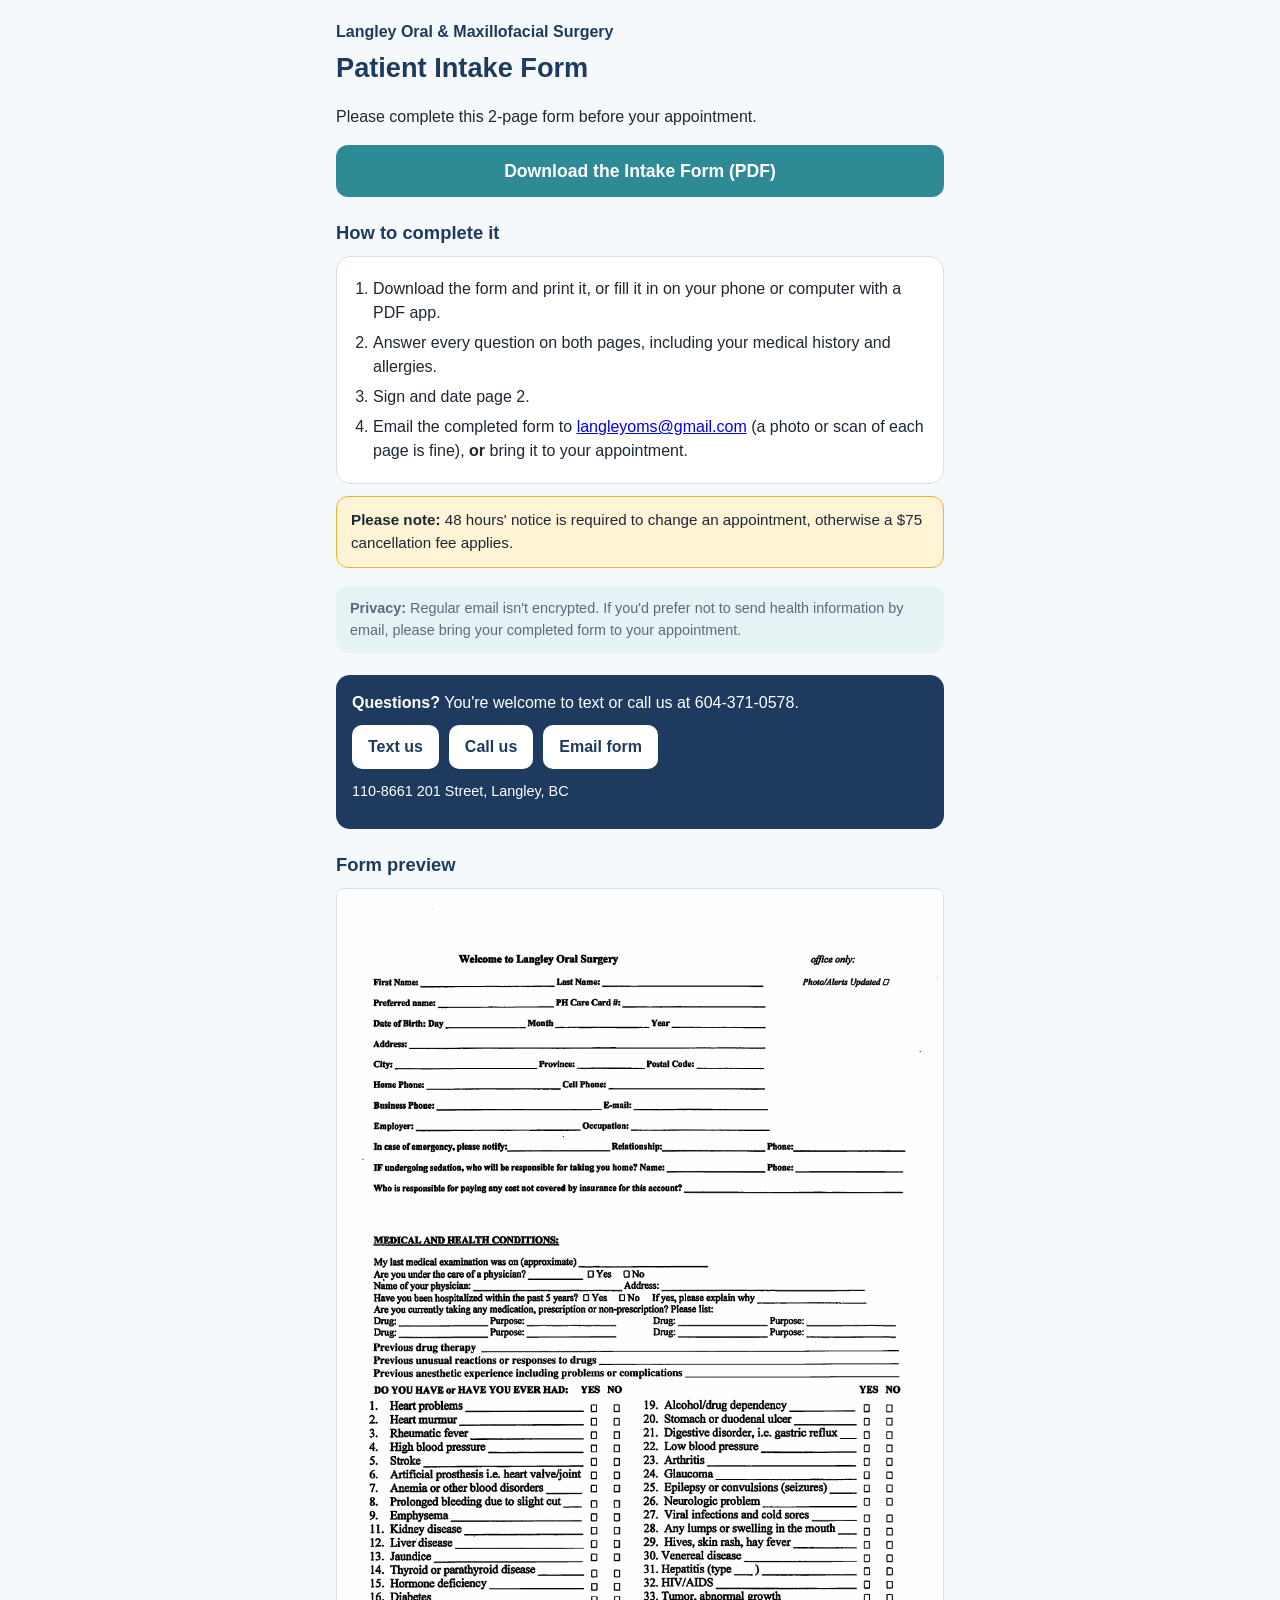
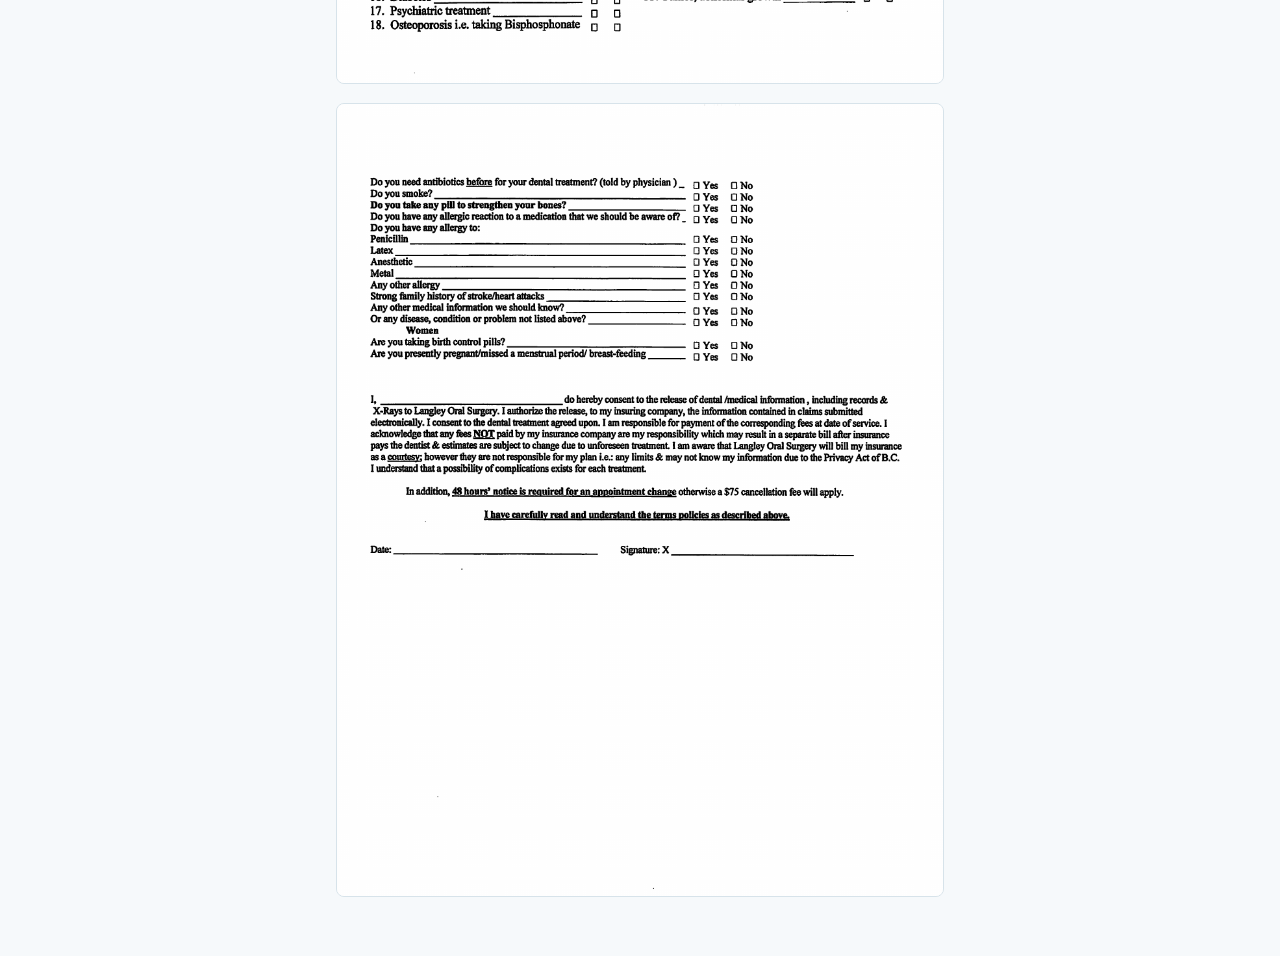
<file: intake-form/index.html>
<!doctype html><html lang="en"><head><meta charset="utf-8"><meta name="viewport" content="width=device-width,initial-scale=1">
<title>Patient Intake Form | Langley Oral &amp; Maxillofacial Surgery</title>
<style>
:root{--navy:#1F3A5F;--teal:#2E8B95;--teal-soft:#E6F3F4;--ink:#1d2733;--muted:#5b6b7c;--line:#d7e3ea;--bg:#F6F9FB;--amber:#FFF4D6;--amber-line:#E8B53C}
*{box-sizing:border-box}body{margin:0;background:var(--bg);color:var(--ink);font:16px/1.5 -apple-system,BlinkMacSystemFont,"Segoe UI",Roboto,Arial,sans-serif}
.wrap{max-width:640px;margin:0 auto;padding:20px 16px 40px}h1{color:var(--navy);font-size:1.7rem;margin:4px 0 6px}
.clinic{color:var(--navy);font-weight:600;margin:0}h2{color:var(--navy);font-size:1.15rem;margin:22px 0 10px}
.card{background:#fff;border:1px solid var(--line);border-radius:14px;padding:14px;margin:0 0 12px}
ol{margin:0;padding-left:22px}li{margin:6px 0}
.btn{display:flex;align-items:center;justify-content:center;min-height:52px;padding:12px 16px;border-radius:12px;font-weight:700;text-decoration:none;background:var(--teal);color:#fff;font-size:1.1rem;margin:16px 0}
.btns{display:flex;gap:10px;flex-wrap:wrap}.b2{display:inline-flex;align-items:center;min-height:44px;padding:10px 16px;border-radius:10px;font-weight:700;text-decoration:none;background:#fff;color:var(--navy)}
.contact{background:var(--navy);color:#fff;border-radius:14px;padding:16px;margin-top:22px}.contact p{margin:0 0 10px}
.callout{background:var(--amber);border:1px solid var(--amber-line);border-radius:12px;padding:12px 14px;font-size:.95rem}
.privacy{font-size:.9rem;color:var(--muted);background:var(--teal-soft);border-radius:12px;padding:12px 14px;margin-top:18px}
img{width:100%;border:1px solid var(--line);border-radius:8px;background:#fff;margin-bottom:12px}
</style></head><body><div class="wrap">
<p class="clinic">Langley Oral &amp; Maxillofacial Surgery</p><h1>Patient Intake Form</h1>
<p>Please complete this 2-page form before your appointment.</p>
<a class="btn" href="langley-oms-intake-form.pdf" download>Download the Intake Form (PDF)</a>
<h2>How to complete it</h2><div class="card"><ol>
<li>Download the form and print it, or fill it in on your phone or computer with a PDF app.</li>
<li>Answer every question on both pages, including your medical history and allergies.</li>
<li>Sign and date page 2.</li>
<li>Email the completed form to <a href="mailto:langleyoms@gmail.com?subject=Completed%20Intake%20Form">langleyoms@gmail.com</a> (a photo or scan of each page is fine), <strong>or</strong> bring it to your appointment.</li>
</ol></div>
<div class="callout"><strong>Please note:</strong> 48 hours' notice is required to change an appointment, otherwise a $75 cancellation fee applies.</div>
<p class="privacy"><strong>Privacy:</strong> Regular email isn't encrypted. If you'd prefer not to send health information by email, please bring your completed form to your appointment.</p>
<div class="contact"><p><strong>Questions?</strong> You're welcome to text or call us at 604-371-0578.</p>
<div class="btns"><a class="b2" href="sms:+16043710578">Text us</a><a class="b2" href="tel:+16043710578">Call us</a><a class="b2" href="mailto:langleyoms@gmail.com?subject=Completed%20Intake%20Form">Email form</a></div>
<p style="margin-top:12px;font-size:.9rem">110-8661 201 Street, Langley, BC</p></div>
<h2>Form preview</h2><img src="page-1.png" alt="Intake form page 1"><img src="page-2.png" alt="Intake form page 2">
</div></body></html>
</file>
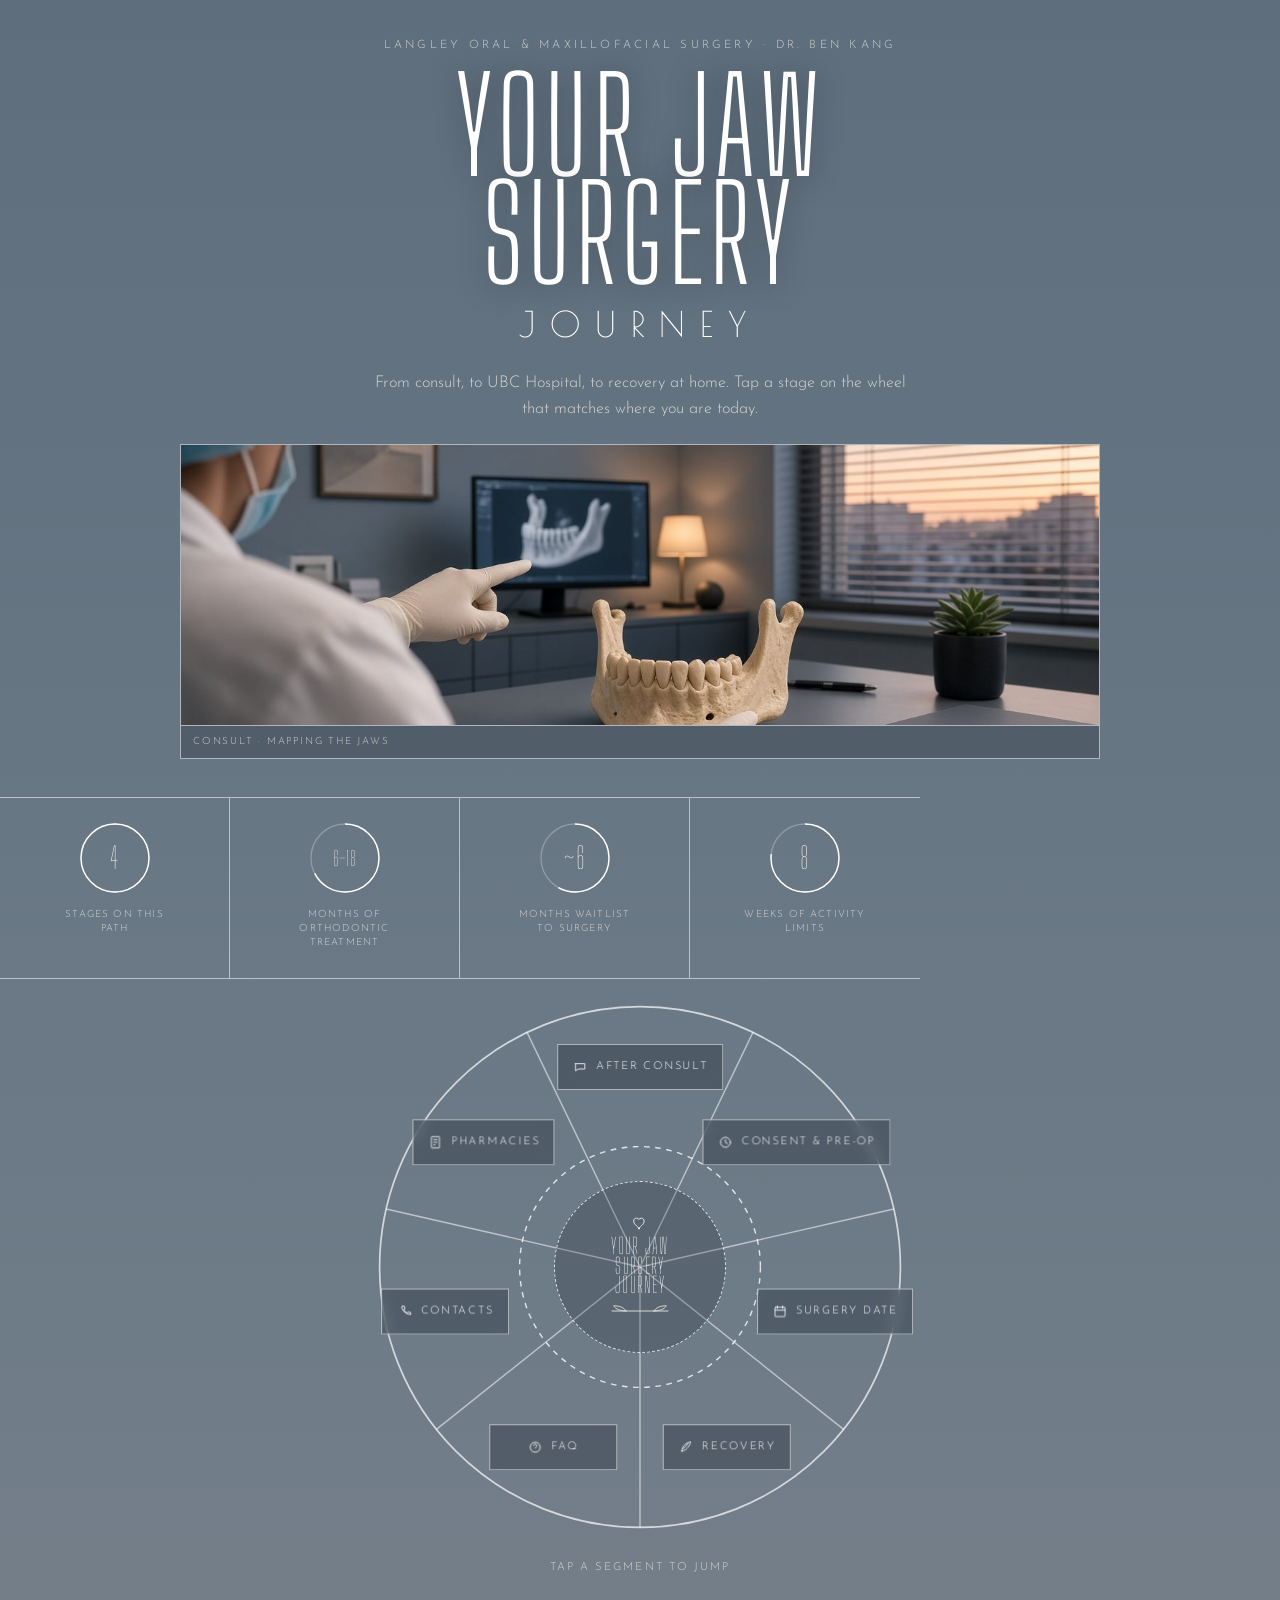
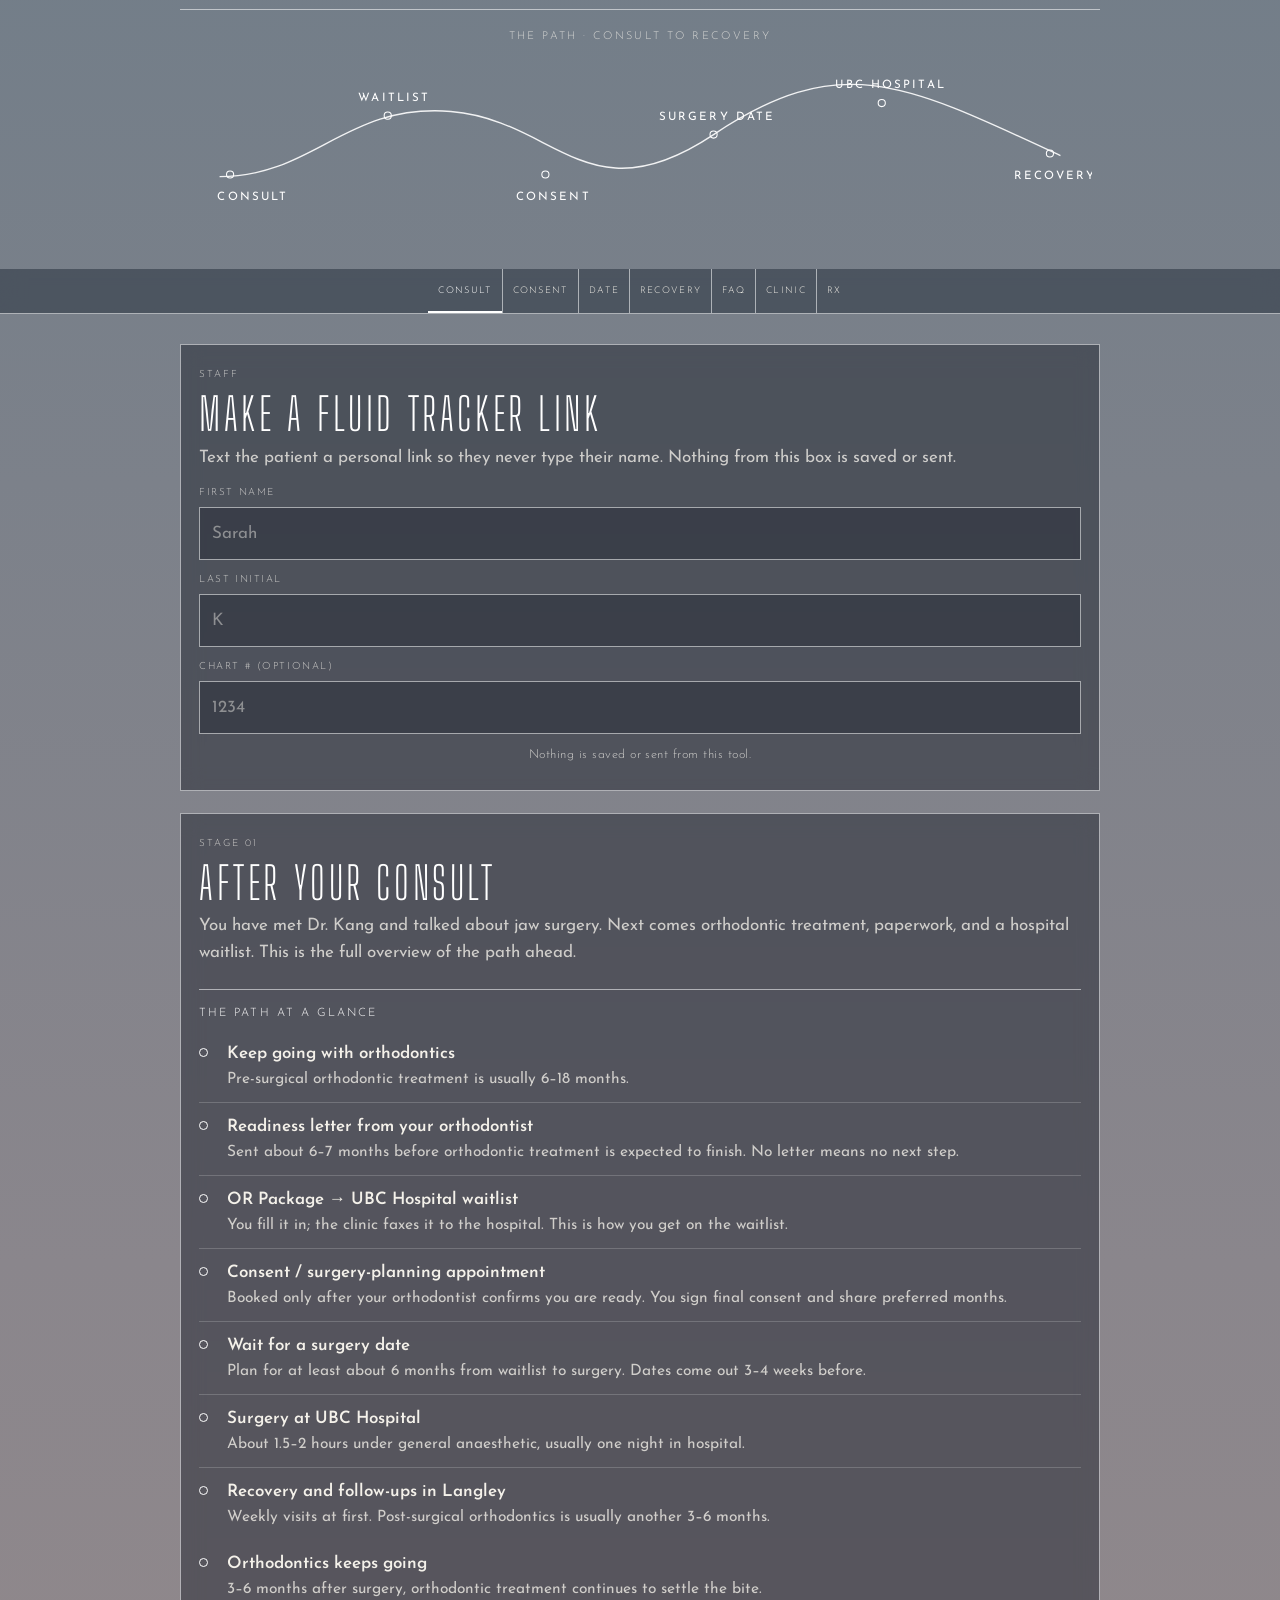
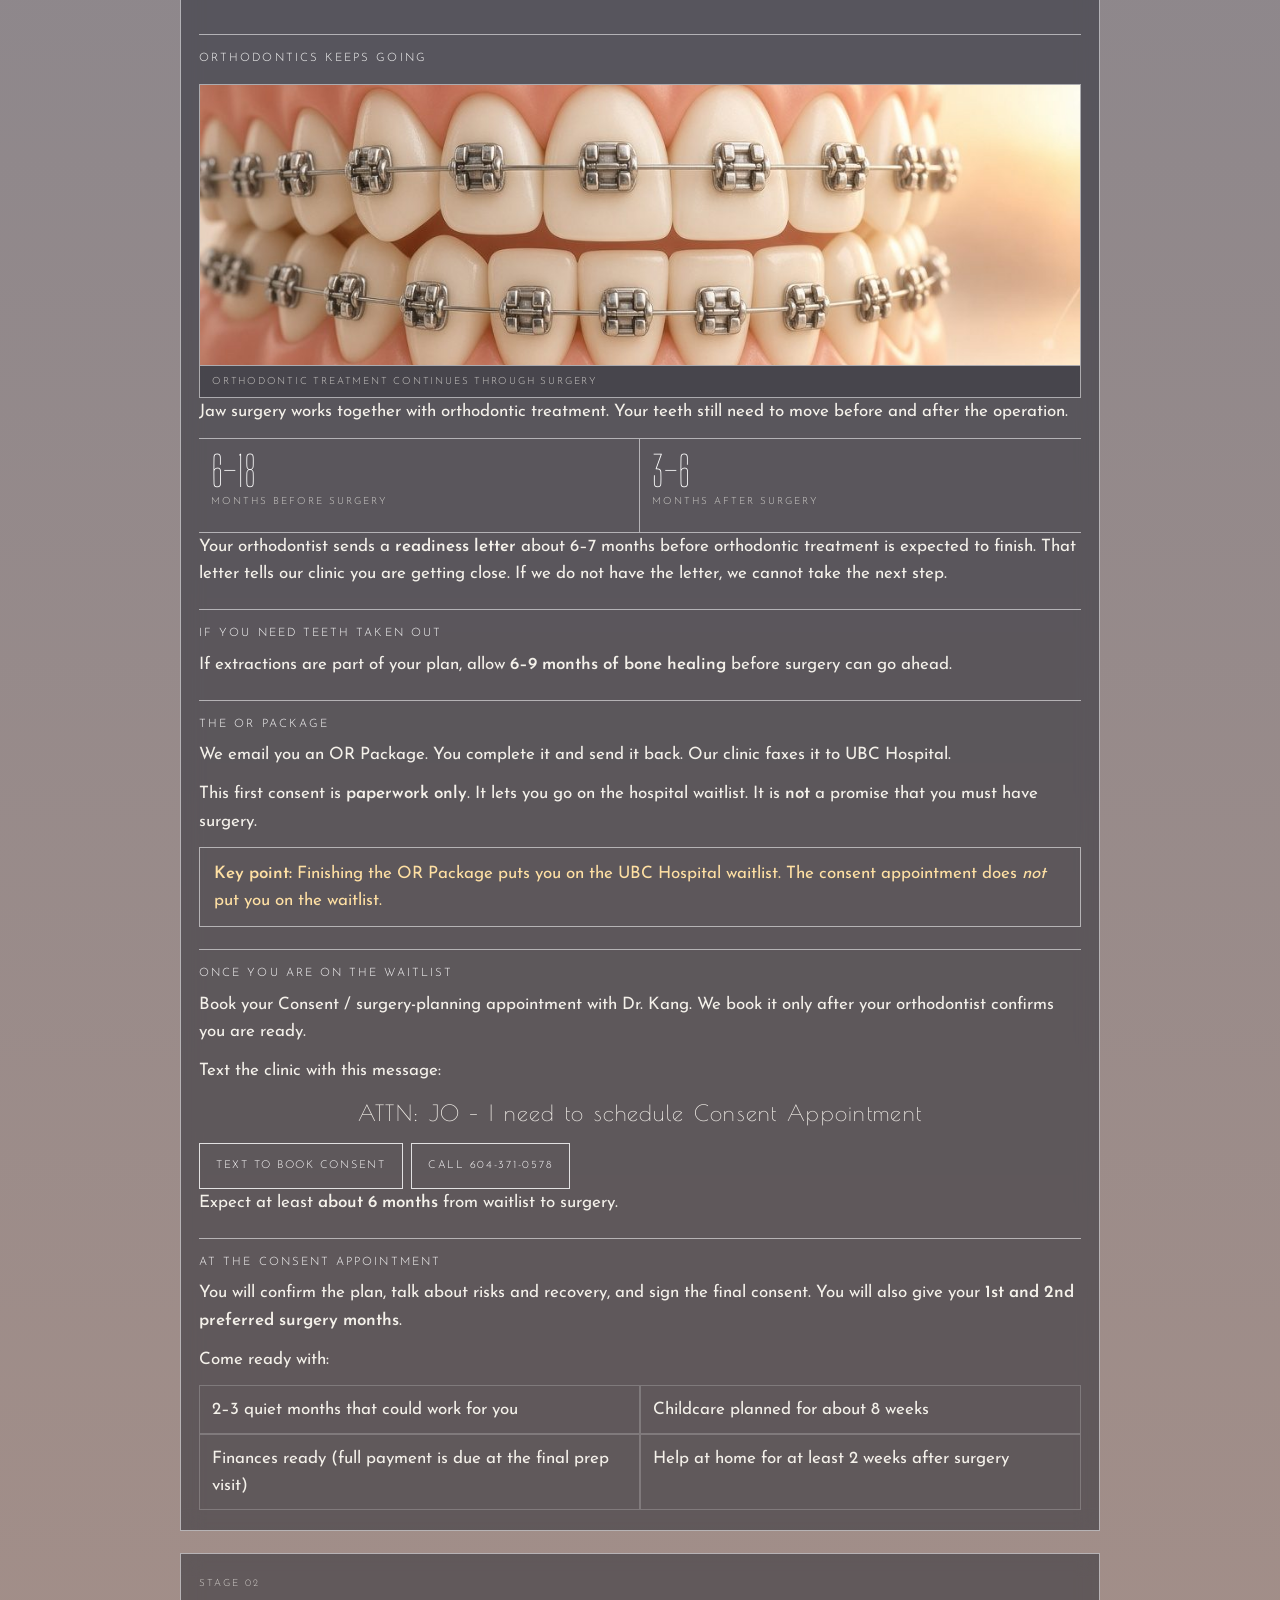
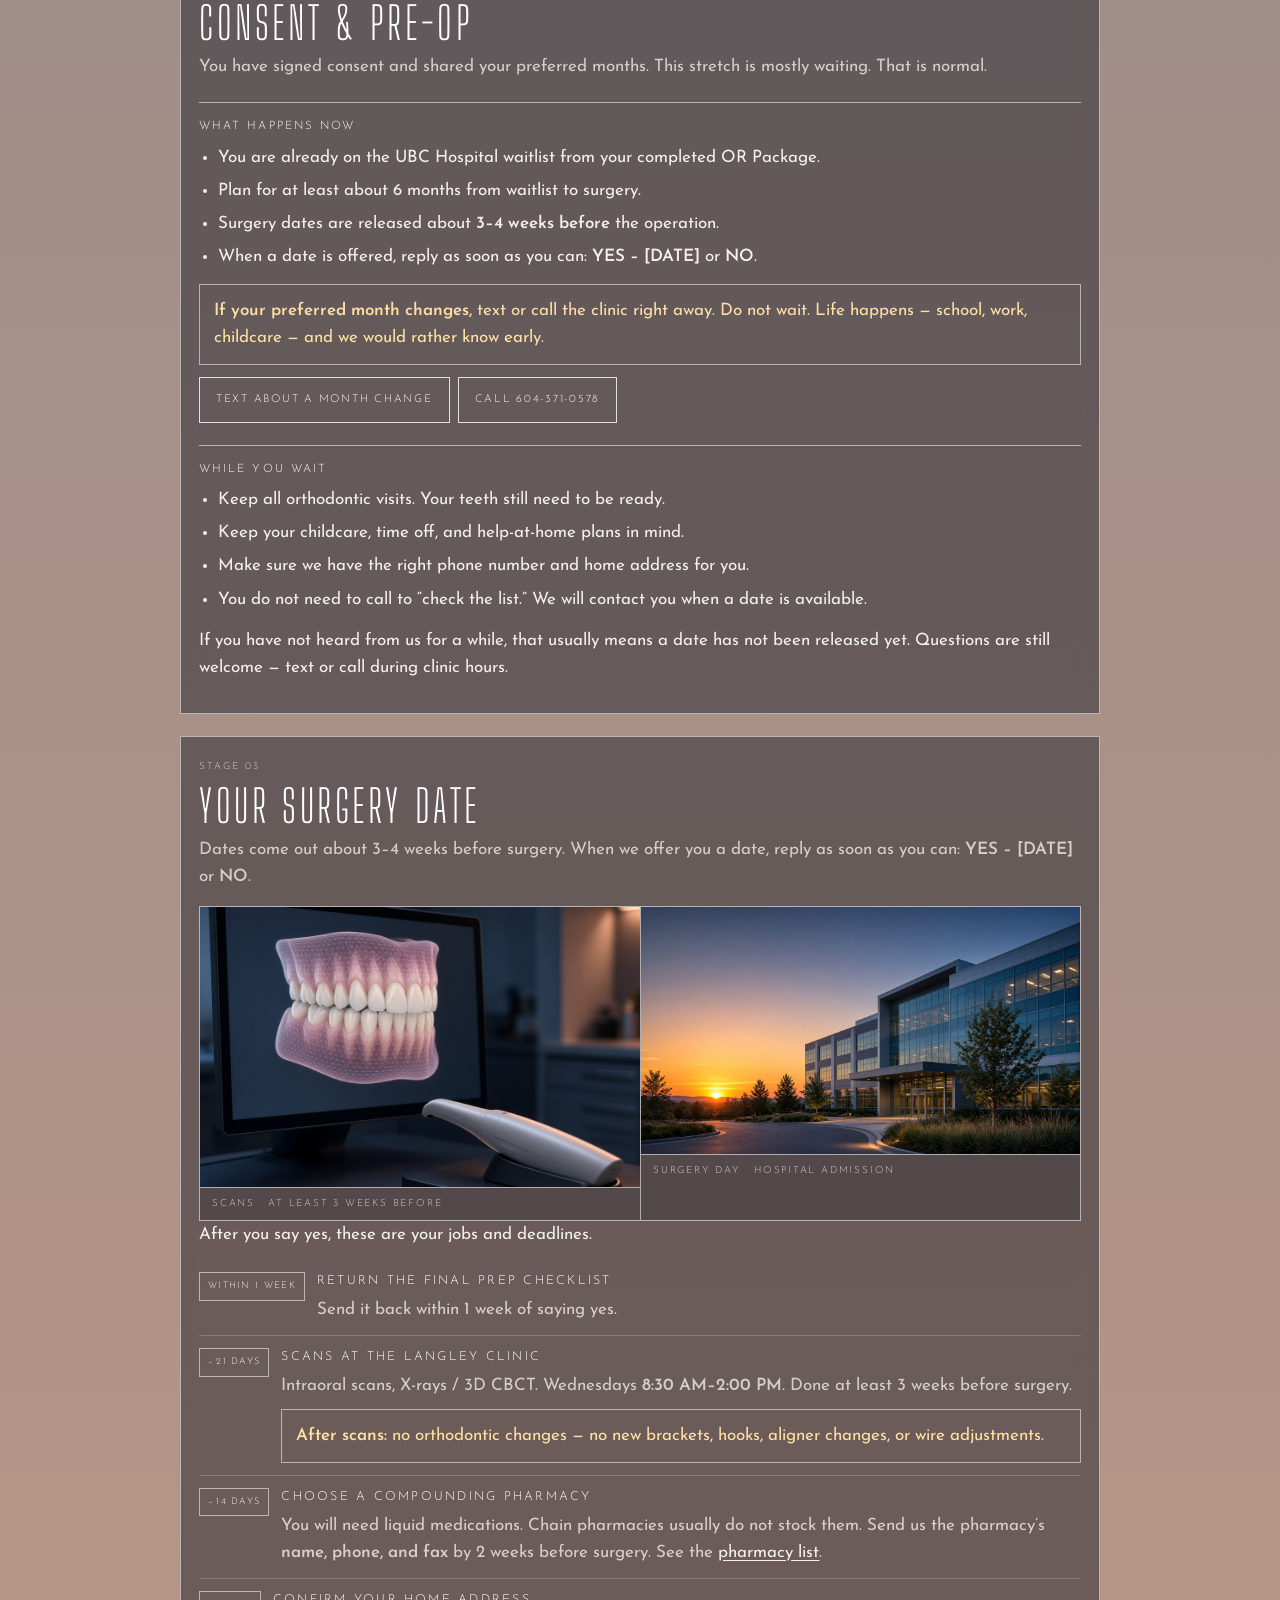
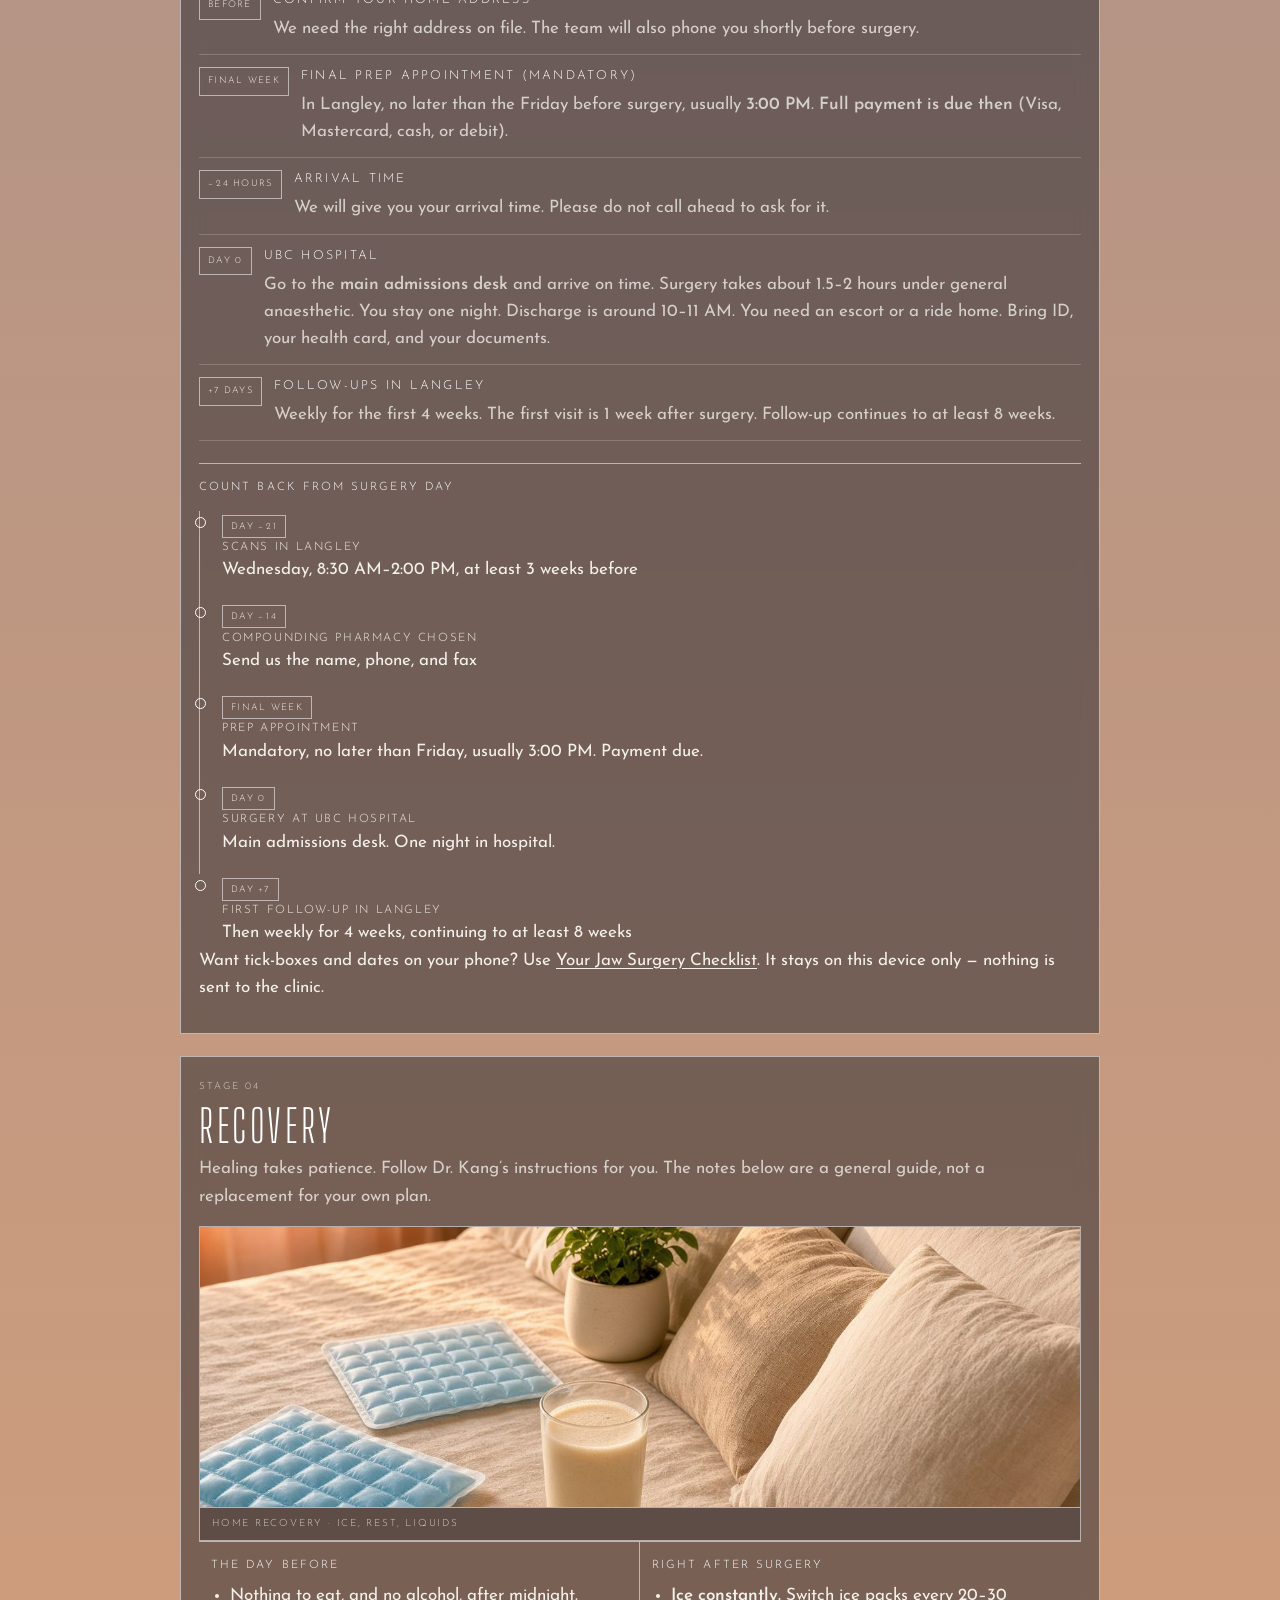
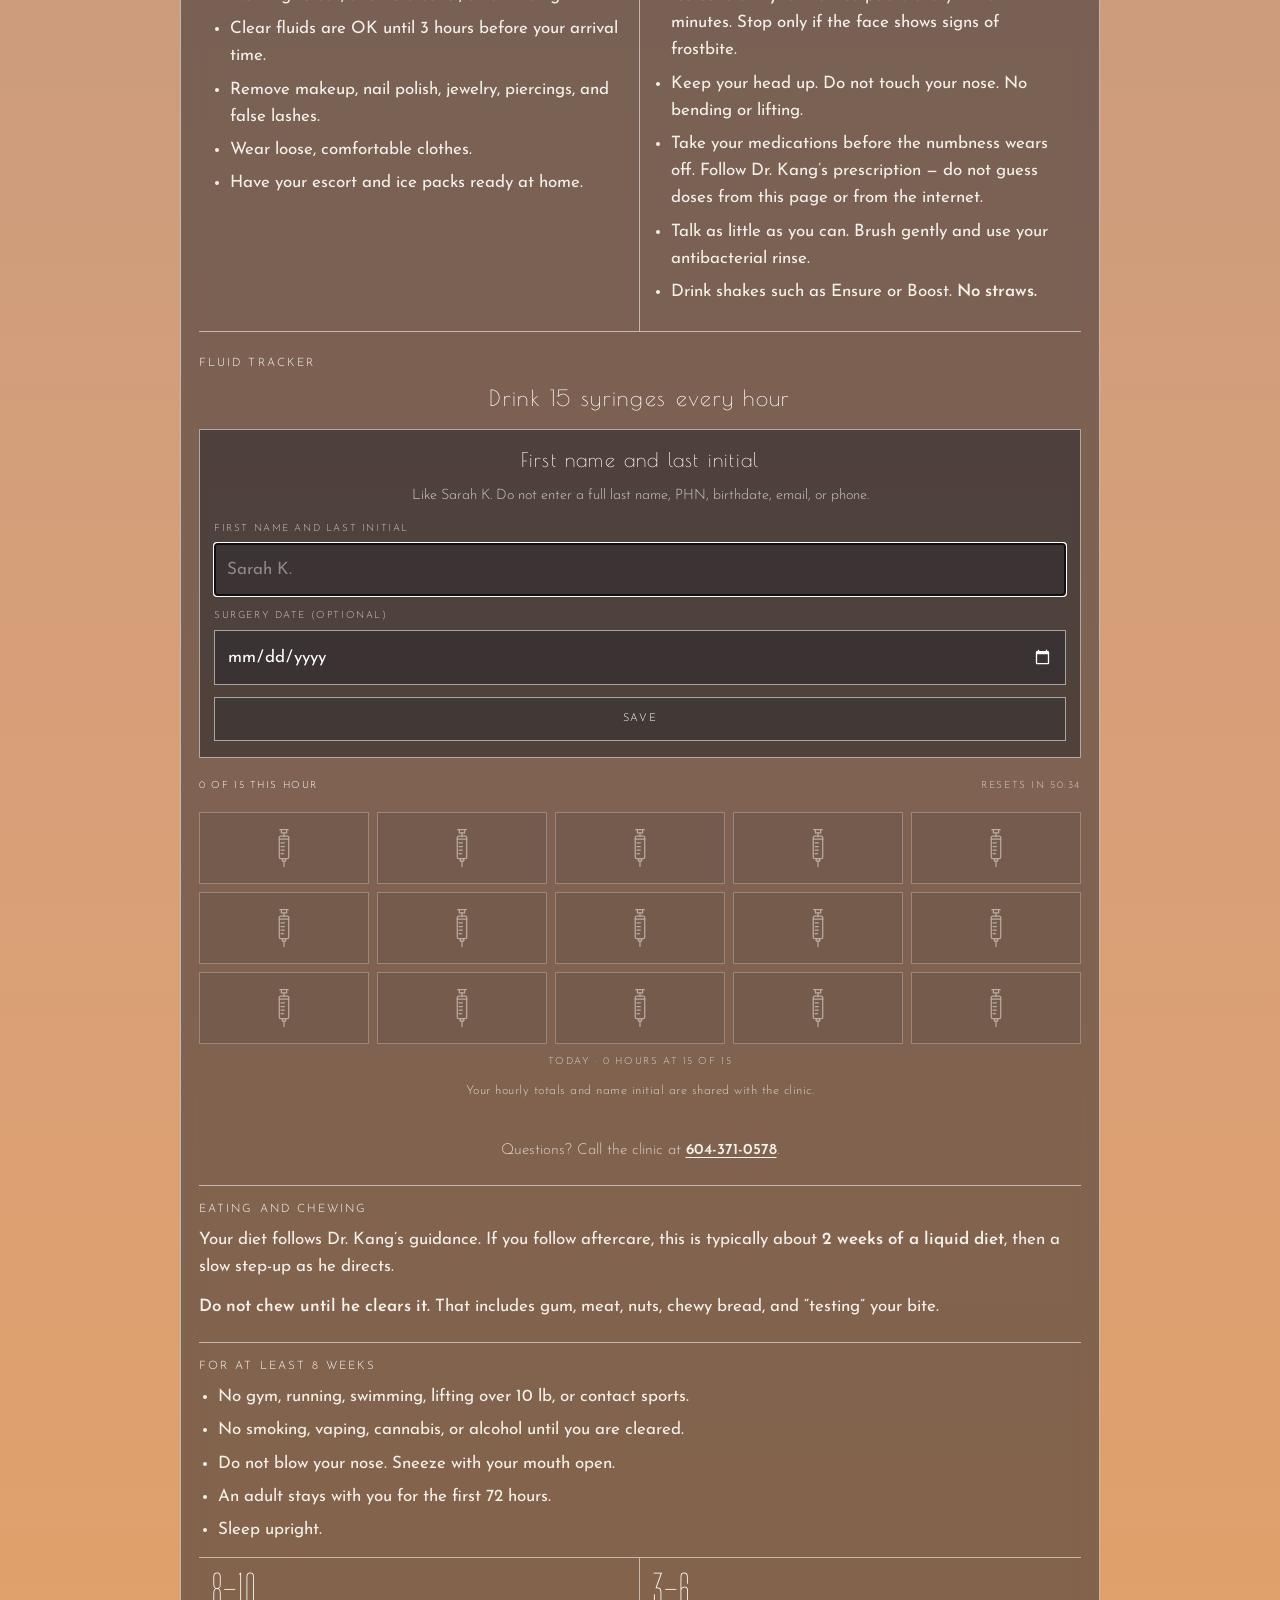
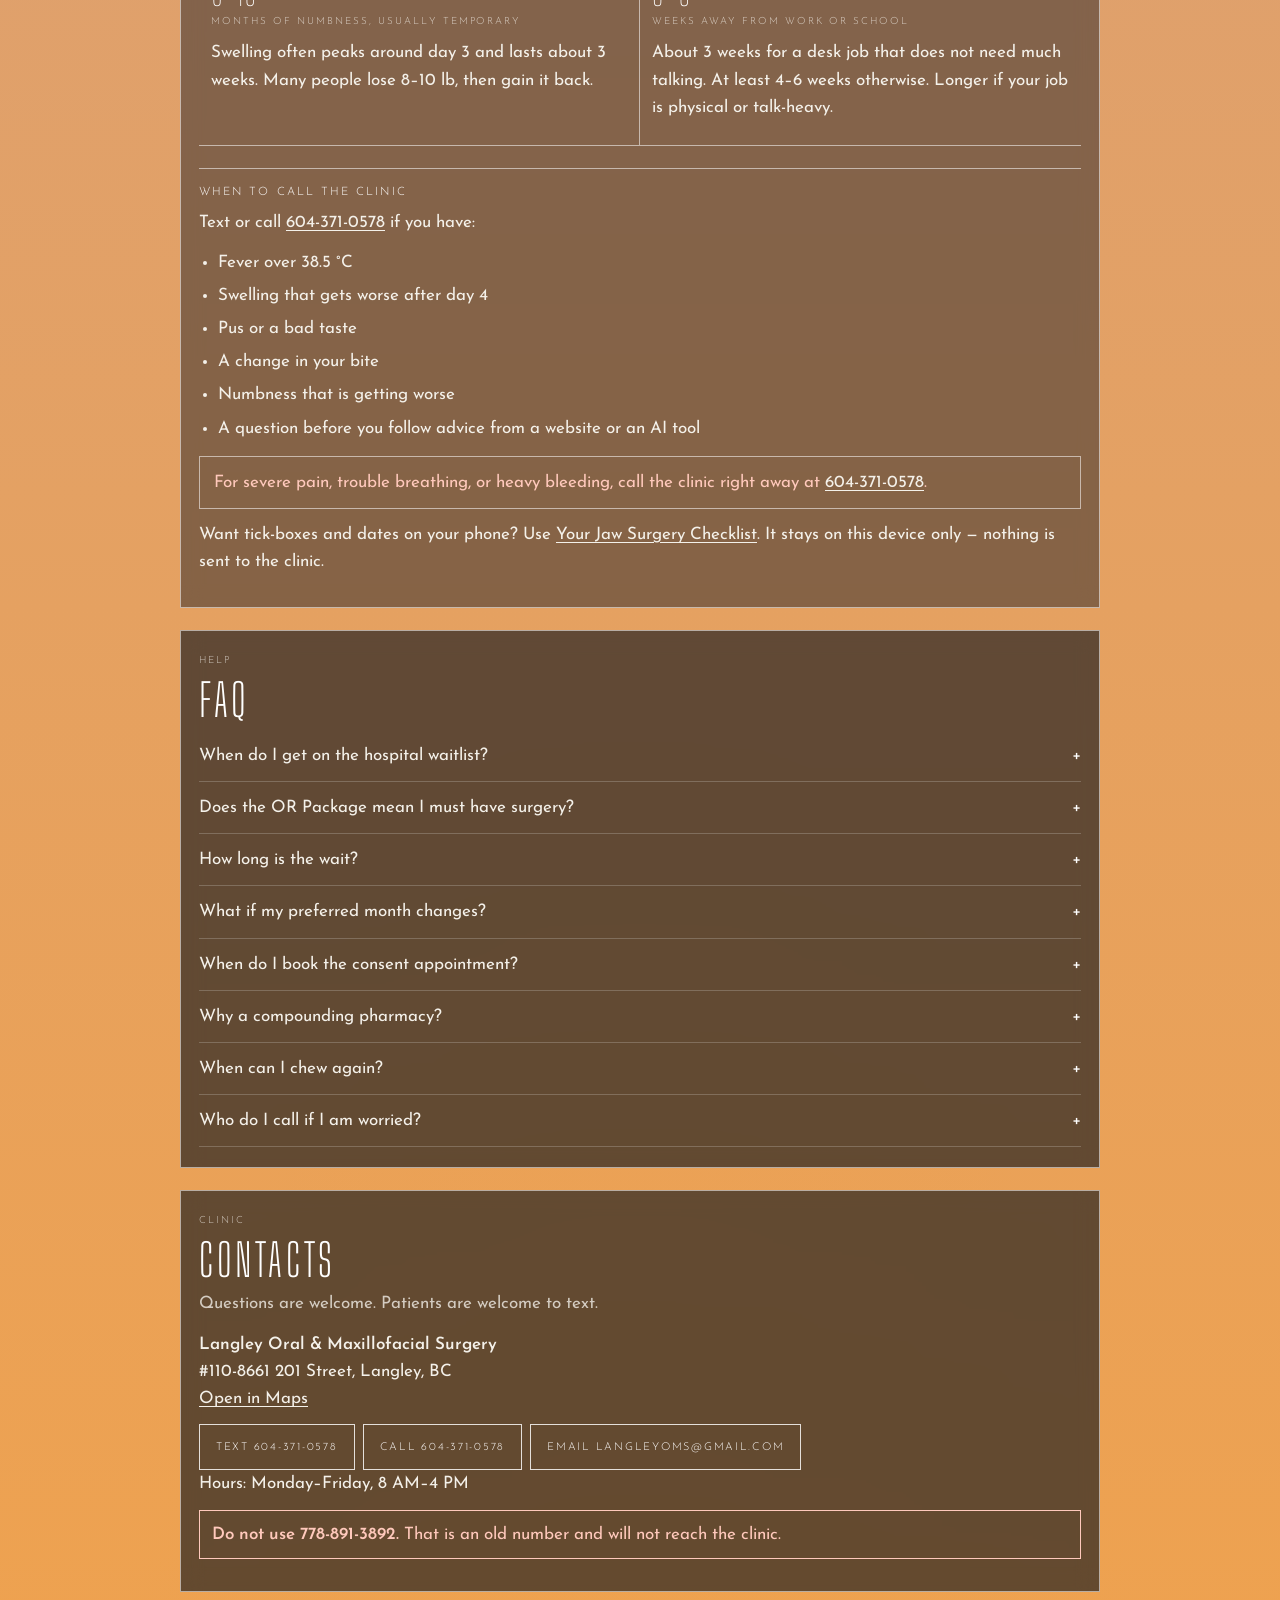
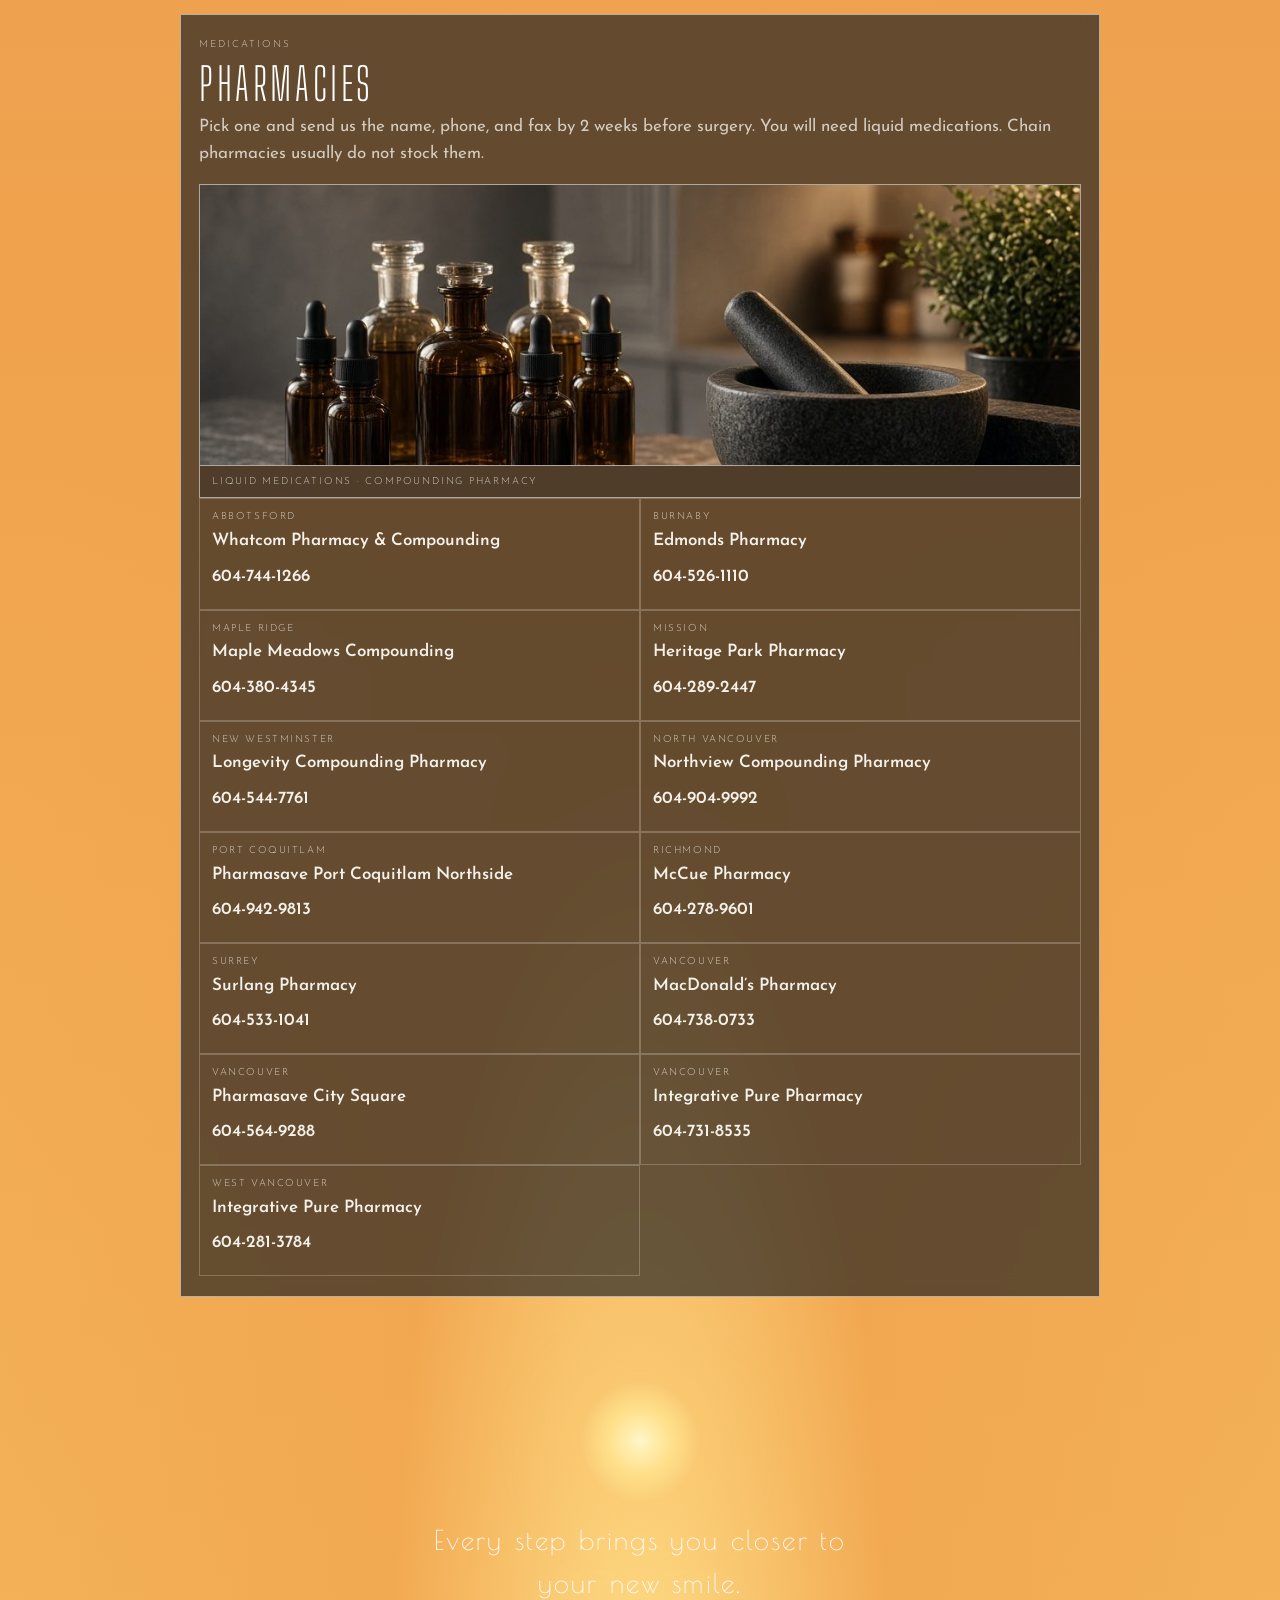
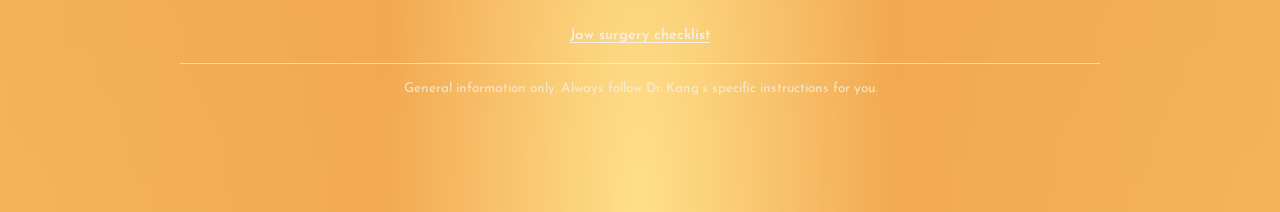
<file: jaw-surgery-journey/index.html>
<!DOCTYPE html>
<html lang="en-CA">
<head>
<meta charset="utf-8">
<meta name="viewport" content="width=device-width, initial-scale=1, viewport-fit=cover">
<meta http-equiv="Content-Security-Policy" content="default-src 'none'; style-src 'unsafe-inline' 'self'; script-src 'unsafe-inline' 'self'; img-src 'self'; font-src 'self'; connect-src https: http:; form-action 'none'; base-uri 'none'">
<meta name="referrer" content="no-referrer">
<meta name="theme-color" content="#5E6E7C">
<meta name="description" content="Your jaw surgery journey with Dr. Ben Kang at Langley Oral &amp; Maxillofacial Surgery — from consult to UBC Hospital and recovery.">
<title>Your Jaw Surgery Journey | Langley Oral &amp; Maxillofacial Surgery</title>
<link rel="preload" href="fonts/big-shoulders-100.woff2" as="font" type="font/woff2" crossorigin>
<link rel="preload" href="fonts/josefin-300.woff2" as="font" type="font/woff2" crossorigin>
<link rel="stylesheet" href="fluids/fluids.css">
<script>
(function () {
  "use strict";
  var map = {
    "after-consult": "consult", consult: "consult",
    "pre-op": "consent", preop: "consent", consent: "consent",
    surgery: "date", date: "date", "surgery-date": "date",
    recovery: "recovery"
  };
  var stage = "";
  try {
    (location.search || "").replace(/^\?/, "").split("&").forEach(function (p) {
      var kv = p.split("=");
      if (decodeURIComponent(kv[0] || "") === "stage") {
        stage = decodeURIComponent((kv[1] || "").replace(/\+/g, " ")).toLowerCase();
      }
    });
  } catch (e) {}
  if (map[stage]) {
    document.documentElement.className += (document.documentElement.className ? " " : "") + "stage-lock";
    document.documentElement.setAttribute("data-open-stage", map[stage]);
  }
})();
</script>
<style>
/* ==========================================================================
   THEME — sunset infographic. Swap these to restyle the page.
   ========================================================================== */
:root{
  --sky-top: #5E6E7C;
  --sky-mid: #8A868C;
  --peach: #D9A078;
  --gold: #F0A24C;
  --sun: #FFE08A;
  --sun-core: #FFF6C8;
  --ink: #F4F1EA;
  --ink-dim: rgba(244,241,234,.78);
  --line: rgba(255,255,255,.55);
  --line-strong: rgba(255,255,255,.82);
  --panel: rgba(22, 28, 38, .46);
  --panel-deep: rgba(16, 20, 28, .62);
  --warn: #FFE0A3;
  --danger: #FFC9BC;
  --font-display: "Big Shoulders Display", "Arial Narrow", Impact, sans-serif;
  --font-poiret: "Poiret One", "Big Shoulders Display", sans-serif;
  --font-sans: "Josefin Sans", "Avenir Next", "Segoe UI", sans-serif;
}

@font-face{font-family:"Big Shoulders Display";src:url("fonts/big-shoulders-100.woff2") format("woff2");font-weight:100;font-style:normal;font-display:swap}
@font-face{font-family:"Big Shoulders Display";src:url("fonts/big-shoulders-300.woff2") format("woff2");font-weight:300;font-style:normal;font-display:swap}
@font-face{font-family:"Josefin Sans";src:url("fonts/josefin-300.woff2") format("woff2");font-weight:300;font-style:normal;font-display:swap}
@font-face{font-family:"Josefin Sans";src:url("fonts/josefin-400.woff2") format("woff2");font-weight:400;font-style:normal;font-display:swap}
@font-face{font-family:"Josefin Sans";src:url("fonts/josefin-600.woff2") format("woff2");font-weight:600;font-style:normal;font-display:swap}
@font-face{font-family:"Poiret One";src:url("fonts/poiret-one.woff2") format("woff2");font-weight:400;font-style:normal;font-display:swap}

*{box-sizing:border-box}
html{-webkit-text-size-adjust:100%;scroll-behavior:smooth}
body{
  margin:0;
  color:var(--ink);
  font:17px/1.6 var(--font-sans);
  font-weight:400;
  background-color:var(--sky-top);
  background-image:
    radial-gradient(ellipse 90% 36% at 50% 100%, var(--sun) 0%, rgba(240,162,76,.55) 22%, transparent 58%),
    linear-gradient(180deg,
      var(--sky-top) 0%,
      #6E7C88 10%,
      var(--sky-mid) 22%,
      #B39486 48%,
      var(--peach) 68%,
      var(--gold) 88%,
      #F4B45A 100%);
  background-attachment:scroll;
  min-height:100vh;
  padding:env(safe-area-inset-top) env(safe-area-inset-right) env(safe-area-inset-bottom) env(safe-area-inset-left);
}
a{color:var(--ink);text-underline-offset:3px}
a:focus-visible,button:focus-visible{outline:2px solid #fff;outline-offset:3px}
.skip{
  position:absolute;left:-999px;top:0;background:#111;color:#fff;
  padding:10px 14px;z-index:50;text-decoration:none;letter-spacing:.12em;text-transform:uppercase;font-size:.75rem;
}
.skip:focus{left:0}
.wrap{width:min(920px, calc(100% - 28px));margin-inline:auto}
.print-url{display:none}
.hair{height:1px;background:var(--line);border:0;margin:0}

/* ----- Hero ----- */
.hero{padding:36px 0 10px;text-align:center;position:relative}
.kicker{
  margin:0 0 18px;
  font-weight:300;font-size:.72rem;letter-spacing:.28em;text-transform:uppercase;color:var(--ink-dim);
}
h1{
  font-family:var(--font-display);
  font-weight:300;
  font-size:clamp(3.4rem, 16vw, 8.2rem);
  line-height:.82;
  letter-spacing:.04em;
  text-transform:uppercase;
  margin:0 0 8px;
  color:#fff;
  text-shadow:0 2px 28px rgba(16,20,28,.35);
}
h1 span{display:block}
.yearish{
  font-family:var(--font-poiret);
  font-size:clamp(1.4rem, 4vw, 2.2rem);
  letter-spacing:.42em;
  text-transform:uppercase;
  color:#fff;
  margin:6px 0 18px;
}
.lede{
  margin:0 auto;max-width:34rem;color:var(--ink-dim);
  font-weight:300;font-size:1.02rem;
}

/* ----- Photos ----- */
.shot{margin:16px 0 0;border:1px solid var(--line);background:rgba(16,20,28,.25)}
.shot img{display:block;width:100%;height:auto;max-height:260px;object-fit:cover;object-position:center}
.shot figcaption{
  font-size:.62rem;letter-spacing:.18em;text-transform:uppercase;font-weight:300;
  padding:8px 12px;border-top:1px solid var(--line);color:var(--ink-dim);text-align:left;
}
.hero-shot{margin:22px auto 0;max-width:920px}
.hero-shot img{max-height:240px}
.shots{display:grid;grid-template-columns:1fr;margin:16px 0 0;border:1px solid var(--line)}
.shots .shot{margin:0;border:0}
.shots .shot + .shot{border-top:1px solid var(--line)}
@media (min-width:640px){
  .shots{grid-template-columns:1fr 1fr}
  .shots .shot + .shot{border-top:0;border-left:1px solid var(--line)}
  .hero-shot img{max-height:320px}
  .shot img{max-height:280px}
}
@media print{
  .shot img{max-height:180px}
}

/* ----- Fact grid ----- */
.facts{
  display:grid;grid-template-columns:1fr 1fr;gap:0;
  margin:28px 0 8px;
  border-top:1px solid var(--line);border-bottom:1px solid var(--line);
}
@media (min-width:720px){.facts{grid-template-columns:repeat(4,1fr)}}
.fact{
  padding:18px 12px;text-align:center;
  border-right:1px solid var(--line);
}
.facts .fact:nth-child(2n){border-right:0}
@media (min-width:720px){
  .facts .fact:nth-child(2n){border-right:1px solid var(--line)}
  .facts .fact:last-child{border-right:0}
}
.donut{
  width:84px;height:84px;margin:0 auto 8px;position:relative;
}
.donut svg{width:100%;height:100%;transform:rotate(-90deg)}
.donut .n{
  position:absolute;inset:0;display:flex;align-items:center;justify-content:center;
  font-family:var(--font-display);font-weight:100;font-size:1.85rem;letter-spacing:.02em;
}
.fact .lbl{
  font-size:.62rem;letter-spacing:.12em;text-transform:uppercase;font-weight:300;color:var(--ink-dim);
  line-height:1.4;max-width:12.5em;margin-inline:auto;min-height:2.8em;
}

/* ----- Mind map ----- */
.mindmap{position:relative;margin:28px auto 6px;max-width:420px}
.mindmap-svg{display:none}
.hub{
  width:min(210px, 68%);
  aspect-ratio:1;
  margin:0 auto 8px;
  border-radius:50%;
  border:1px dashed var(--line-strong);
  display:flex;flex-direction:column;align-items:center;justify-content:center;
  text-align:center;padding:16px;position:relative;z-index:2;
  background:rgba(20,28,38,.22);
}
.hub .heart{width:18px;height:16px;margin-bottom:6px}
.hub strong{
  font-family:var(--font-display);font-weight:100;font-size:1.35rem;
  line-height:.9;letter-spacing:.06em;text-transform:uppercase;color:#fff;
}
.hub .flourish{width:70px;height:14px;margin-top:8px;opacity:.85}
.spokes{list-style:none;margin:0;padding:0;display:flex;flex-direction:column;align-items:center;position:relative}
.spokes::before{
  content:"";position:absolute;top:0;bottom:8px;left:50%;width:1px;background:var(--line);transform:translateX(-50%);
}
.spokes li{position:relative;z-index:1;margin:8px 0;width:min(280px, 94%)}
.spoke{
  display:flex;align-items:center;justify-content:center;gap:8px;
  min-height:46px;padding:8px 14px;
  color:#fff;text-decoration:none;
  font-size:.68rem;letter-spacing:.16em;text-transform:uppercase;font-weight:300;
  border:1px solid var(--line);
  background:rgba(20,28,38,.28);
}
.spoke:hover,.spoke:focus-visible{background:rgba(20,28,38,.5);border-color:#fff}
.spoke svg{width:16px;height:16px;flex:none}
.spoke .lock{display:none;width:13px;height:13px;opacity:.9}
.hint{text-align:center;font-size:.7rem;letter-spacing:.18em;text-transform:uppercase;font-weight:300;color:var(--ink-dim);margin:10px 0 0}
.hint-lock{display:none;margin-top:8px}

html.stage-lock .spoke[data-stage="consult"],
html.stage-lock .spoke[data-stage="consent"],
html.stage-lock .spoke[data-stage="date"],
html.stage-lock .spoke[data-stage="recovery"]{
  opacity:.38;
  pointer-events:none;
  cursor:default;
  background:rgba(20,28,38,.18);
}
html.stage-lock .spoke[data-stage="consult"] .lock,
html.stage-lock .spoke[data-stage="consent"] .lock,
html.stage-lock .spoke[data-stage="date"] .lock,
html.stage-lock .spoke[data-stage="recovery"] .lock{display:block}
html.stage-lock[data-open-stage="consult"] .spoke[data-stage="consult"],
html.stage-lock[data-open-stage="consent"] .spoke[data-stage="consent"],
html.stage-lock[data-open-stage="date"] .spoke[data-stage="date"],
html.stage-lock[data-open-stage="recovery"] .spoke[data-stage="recovery"]{
  opacity:1;
  pointer-events:auto;
  cursor:pointer;
  border-color:#fff;
  background:rgba(255,255,255,.14);
  box-shadow:0 0 0 1px rgba(255,255,255,.5), 0 10px 28px rgba(16,20,28,.22);
}
html.stage-lock[data-open-stage="consult"] .spoke[data-stage="consult"] .lock,
html.stage-lock[data-open-stage="consent"] .spoke[data-stage="consent"] .lock,
html.stage-lock[data-open-stage="date"] .spoke[data-stage="date"] .lock,
html.stage-lock[data-open-stage="recovery"] .spoke[data-stage="recovery"] .lock{display:none}
html.stage-lock .hint-open{display:none}
html.stage-lock .hint-lock{display:block}
html.stage-lock .panel[data-lock="stage"]{display:none}
html.stage-lock[data-open-stage="consult"] #consult,
html.stage-lock[data-open-stage="consent"] #consent,
html.stage-lock[data-open-stage="date"] #date,
html.stage-lock[data-open-stage="recovery"] #recovery{display:block}
html.stage-lock .jump a[data-lock="stage"]{
  opacity:.35;
  pointer-events:none;
}
html.stage-lock[data-open-stage="consult"] .jump a[data-stage="consult"],
html.stage-lock[data-open-stage="consent"] .jump a[data-stage="consent"],
html.stage-lock[data-open-stage="date"] .jump a[data-stage="date"],
html.stage-lock[data-open-stage="recovery"] .jump a[data-stage="recovery"]{
  opacity:1;
  pointer-events:auto;
  color:#fff;
  box-shadow:inset 0 -2px 0 #fff;
}

/* After-consult patients: consult-only. Later-stage details stay closed. */
.consult-only{display:none}
html.stage-lock[data-open-stage="consult"] .consult-only{display:block}
html.stage-lock[data-open-stage="consult"] .rows > li.consult-only{display:grid}
html.stage-lock[data-open-stage="consult"] .intro.staff-keep{display:none}
html.stage-lock[data-open-stage="consult"] .consult-later{display:none!important}
html.stage-lock[data-open-stage="consult"] .spoke[data-stage="pharmacies"]{
  opacity:.38;
  pointer-events:none;
  cursor:default;
  background:rgba(20,28,38,.18);
}
html.stage-lock[data-open-stage="consult"] .spoke[data-stage="pharmacies"] .lock{display:block}
html.stage-lock[data-open-stage="consult"] .jump a[data-stage="pharmacies"]{
  opacity:.35;
  pointer-events:none;
}
html.stage-lock[data-open-stage="consult"] #pharmacies{display:none}
html.stage-lock[data-open-stage="consult"] .path{display:none}
/* Checklist is for patients who already have a surgery date (staff, surgery, recovery). */
html.stage-lock[data-open-stage="consult"] .has-date-only,
html.stage-lock[data-open-stage="consent"] .has-date-only{display:none!important}
.clinic-call-only{display:none}
html.stage-lock[data-open-stage="recovery"] .emergency-only{display:none}
html.stage-lock[data-open-stage="recovery"] .clinic-call-only{display:inline}
html.stage-lock .staff-only{display:none!important}

@media (min-width:780px){
  .mindmap{max-width:560px;height:560px;margin:8px auto 12px}
  .mindmap-svg{display:block;width:100%;height:100%}
  .hub{
    position:absolute;left:50%;top:50%;transform:translate(-50%,-50%);
    width:172px;margin:0;z-index:3;
  }
  .spokes{position:absolute;inset:0}
  .spokes::before{display:none}
  .spokes li{
    position:absolute;left:50%;top:50%;width:auto;margin:0;
    transform:translate(-50%,-50%) rotate(var(--a)) translate(var(--r, 200px)) rotate(calc(-1 * var(--a)));
  }
  .spoke{min-width:128px;background:rgba(20,28,38,.32);backdrop-filter:blur(6px)}
  .s1{--a:-90deg}.s2{--a:-38.57deg}.s3{--a:12.86deg}.s4{--a:64.29deg}
  .s5{--a:115.71deg}.s6{--a:167.14deg}.s7{--a:218.57deg}
}

/* ----- Path timeline ----- */
.path{
  margin:32px auto;padding:18px 8px 8px;
  border-top:1px solid var(--line);
}
.path h2{
  font-size:.68rem;letter-spacing:.22em;text-transform:uppercase;font-weight:300;
  text-align:center;margin:0 0 16px;color:var(--ink-dim);
}
.path-svg{width:100%;height:auto;display:block}
.path-vert{display:block;margin:0 auto}
.path-horiz{display:none}
@media (min-width:720px){
  .path-vert{display:none}
  .path-horiz{display:block}
}

/* ----- Jump ----- */
.jump{display:none}
html.js .jump{
  display:flex;flex-wrap:wrap;justify-content:center;gap:0;
  position:sticky;top:0;z-index:30;
  background:rgba(40,50,62,.55);
  backdrop-filter:blur(12px);
  border-bottom:1px solid var(--line);
}
.jump a{
  color:var(--ink);text-decoration:none;
  font-size:.58rem;letter-spacing:.14em;text-transform:uppercase;font-weight:300;
  padding:12px 10px;min-height:44px;display:inline-flex;align-items:center;
  border-right:1px solid var(--line);
}
.jump a:last-child{border-right:0}
.jump a[aria-current="true"]{color:#fff;box-shadow:inset 0 -2px 0 #fff}

/* ----- Panels ----- */
main{padding:8px 0 72px;position:relative}
.panel{
  background:var(--panel);
  backdrop-filter:blur(10px);
  border:1px solid var(--line);
  margin:22px 0;
  padding:22px 18px 20px;
  scroll-margin-top:56px;
}
.lower .panel{background:var(--panel-deep)}
.panel h2{
  font-family:var(--font-display);font-weight:300;
  font-size:clamp(1.8rem, 6vw, 2.8rem);
  letter-spacing:.08em;text-transform:uppercase;line-height:.95;
  margin:0 0 8px;color:#fff;
}
.lbl{
  font-size:.62rem;letter-spacing:.2em;text-transform:uppercase;font-weight:300;color:var(--ink-dim);
  margin:0 0 10px;
}
.panel h3{
  font-size:.72rem;letter-spacing:.18em;text-transform:uppercase;font-weight:300;
  margin:22px 0 8px;color:#fff;border-top:1px solid var(--line);padding-top:14px;
}
.intro{color:var(--ink-dim);margin:0 0 14px}
p{margin:0 0 12px}
ul,ol{margin:0 0 14px;padding-left:1.1em}
li{margin:6px 0}
.grid{
  display:grid;gap:0;border-top:1px solid var(--line);
}
@media (min-width:640px){.grid.two{grid-template-columns:1fr 1fr}}
.cell{padding:14px 12px 12px;border-bottom:1px solid var(--line)}
@media (min-width:640px){
  .grid.two .cell:nth-child(odd){border-right:1px solid var(--line)}
}
.num{
  font-family:var(--font-display);font-weight:100;font-size:2.6rem;line-height:.9;color:#fff;margin:0 0 4px;
}
.rows{list-style:none;padding:0;margin:0}
.rows li{
  display:grid;grid-template-columns:18px 1fr;gap:10px;
  margin:0;padding:10px 0;border-bottom:1px solid rgba(255,255,255,.18);
}
.rows li:last-child,
.rows > li.consult-later:nth-last-child(2){border-bottom:0}
.dot{width:9px;height:9px;margin-top:8px;border-radius:50%;border:1px solid #fff;background:transparent}
.rows strong{display:block;font-weight:600}
.rows span{display:block;color:var(--ink-dim);font-size:.97rem}

.callout,.alert{
  border:1px solid var(--line);padding:12px 14px;margin:12px 0;
}
.callout{color:var(--warn)}
.alert{color:var(--danger)}
.note{
  font-family:var(--font-poiret);font-size:1.35rem;letter-spacing:.06em;
  text-align:center;margin:8px 0 12px;
}

.jobs{list-style:none;padding:0;margin:0}
.jobs li{
  display:grid;grid-template-columns:auto 1fr;gap:12px;
  margin:0;padding:12px 0;border-bottom:1px solid rgba(255,255,255,.18);
}
.when{
  font-size:.58rem;letter-spacing:.14em;text-transform:uppercase;font-weight:300;
  border:1px solid var(--line);padding:6px 8px;white-space:nowrap;align-self:start;
}
.jobs h3{margin:0 0 4px;border:0;padding:0;font-size:.78rem}
.jobs p{margin:0;color:var(--ink-dim)}

.tl{list-style:none;padding:6px 0 0;margin:0}
.tl li{
  position:relative;padding:0 0 18px 22px;margin:0;
  border-left:1px solid var(--line);
}
.tl li:last-child{border-left-color:transparent;padding-bottom:0}
.tl li::before{
  content:"";position:absolute;left:-5px;top:6px;width:9px;height:9px;
  border-radius:50%;background:transparent;border:1px solid #fff;
}
.tl strong{display:block;font-size:.72rem;letter-spacing:.14em;text-transform:uppercase;font-weight:300}

.ready{list-style:none;padding:0;margin:8px 0 0;display:grid;gap:0}
@media (min-width:560px){.ready{grid-template-columns:1fr 1fr}}
.ready li{margin:0;padding:10px 12px;border:1px solid rgba(255,255,255,.2)}

.pharmacies{display:grid;gap:0}
@media (min-width:560px){.pharmacies{grid-template-columns:1fr 1fr}}
.pharm{padding:10px 12px;border:1px solid rgba(255,255,255,.22)}
.pharm .city{font-size:.62rem;letter-spacing:.16em;text-transform:uppercase;font-weight:300;color:var(--ink-dim);margin:0 0 2px}
.pharm .name{margin:0;font-weight:600}
.pharm a{font-weight:600;text-decoration:none;display:inline-flex;align-items:center;min-height:44px}

.btns{display:flex;gap:8px;flex-wrap:wrap;margin:12px 0 0}
.btn{
  display:inline-flex;align-items:center;justify-content:center;gap:8px;
  min-height:46px;padding:10px 16px;
  font-size:.68rem;letter-spacing:.16em;text-transform:uppercase;font-weight:300;
  text-decoration:none;color:#fff;border:1px solid var(--line-strong);background:transparent;
}
.btn:hover{background:rgba(255,255,255,.1)}

details.faq{border-bottom:1px solid rgba(255,255,255,.2)}
details.faq summary{
  cursor:pointer;padding:12px 0;min-height:48px;list-style:none;
  display:flex;justify-content:space-between;gap:12px;align-items:center;font-weight:400;
}
details.faq summary::-webkit-details-marker{display:none}
details.faq summary::after{content:"+";color:#fff}
details.faq[open] summary::after{content:"–"}
details.faq .ans{padding:0 0 12px;color:var(--ink-dim)}

.old-num{margin-top:12px;padding:10px 12px;border:1px solid var(--danger);color:var(--danger)}

.horizon{
  position:relative;margin-top:36px;padding:48px 0 28px;text-align:center;overflow:hidden;
}
.sun{
  width:120px;height:120px;margin:0 auto 18px;border-radius:50%;
  background:radial-gradient(circle at 50% 50%, var(--sun-core) 0%, var(--sun) 38%, rgba(255,176,70,0) 70%);
  box-shadow:0 0 60px 20px rgba(255,200,110,.35);
}
.quote{
  font-family:var(--font-poiret);font-size:clamp(1.25rem, 3.4vw, 1.7rem);
  letter-spacing:.08em;margin:0 auto;max-width:28rem;color:#fff;
}
.related{text-align:center;margin-top:18px;font-size:.9rem;color:var(--ink-dim)}
.related a{font-weight:600}
footer.legal{
  margin-top:16px;padding-top:14px;border-top:1px solid var(--line);
  text-align:center;font-size:.85rem;color:var(--ink-dim);
}

@media (prefers-reduced-motion:no-preference){
  .sun{animation:glow 5s ease-in-out infinite alternate}
}
@keyframes rise{
  from{opacity:0;transform:translateY(12px)}
  to{opacity:1;transform:none}
}
@keyframes glow{
  from{filter:brightness(.95);transform:scale(.98)}
  to{filter:brightness(1.08);transform:scale(1)}
}
@media (prefers-reduced-motion:reduce){
  html{scroll-behavior:auto}
  *,*::before,*::after{animation:none!important;transition:none!important}
}

@media print{
  body{background:#fff;color:#111}
  h1,.yearish,.panel h2,.spoke,.btn,.quote{color:#111}
  .skip,.jump,.btns,.related,.sun,.no-print{display:none!important}
  .panel{background:#fff;border:1px solid #333;backdrop-filter:none;break-inside:avoid}
  a{color:#111}
  .print-url{display:block;margin-top:8px;color:#333}
  details.faq .ans, details.faq > *:not(summary){display:block!important}
}
</style>
</head>
<body>
<a class="skip" href="#consult">Skip to journey stages</a>

<svg xmlns="http://www.w3.org/2000/svg" style="position:absolute;width:0;height:0;overflow:hidden" aria-hidden="true" focusable="false">
  <symbol id="heart" viewBox="0 0 24 20" fill="none" stroke="currentColor" stroke-width="1.2"><path d="M12 17.6C6.8 13.8 3.5 10.7 3.5 7.4 3.5 5.2 5.1 3.6 7.3 3.6c1.3 0 2.5.6 3.2 1.6.7-1 1.9-1.6 3.2-1.6 2.2 0 3.8 1.6 3.8 3.8 0 3.3-3.3 6.4-8 10.2z"/></symbol>
  <symbol id="leaves" viewBox="0 0 80 16" fill="none" stroke="currentColor" stroke-width="1.1" stroke-linecap="round"><path d="M8 8h64"/><path d="M24 8c-2-4-8-6-14-6 2 4 8 6 14 6z"/><path d="M56 8c2-4 8-6 14-6-2 4-8 6-14 6z"/></symbol>
  <symbol id="chat" viewBox="0 0 24 24" fill="none" stroke="currentColor" stroke-width="1.2" stroke-linecap="round"><path d="M5 7h14v8H9l-4 3V7z"/></symbol>
  <symbol id="clock" viewBox="0 0 24 24" fill="none" stroke="currentColor" stroke-width="1.2" stroke-linecap="round"><circle cx="12" cy="12" r="7.5"/><path d="M12 8v4l3 2"/></symbol>
  <symbol id="cal" viewBox="0 0 24 24" fill="none" stroke="currentColor" stroke-width="1.2" stroke-linecap="round"><rect x="4.5" y="5.5" width="15" height="14" rx="1"/><path d="M8 3.5v4M16 3.5v4M4.5 10h15"/></symbol>
  <symbol id="leaf" viewBox="0 0 24 24" fill="none" stroke="currentColor" stroke-width="1.2" stroke-linecap="round"><path d="M6 18c7-1 12-8 13-14-6 1-13 6-13 14z"/><path d="M8 14c2-1 5-4 7-8"/></symbol>
  <symbol id="phone" viewBox="0 0 24 24" fill="none" stroke="currentColor" stroke-width="1.2" stroke-linecap="round"><path d="M8 4h3l1 4-2 1a10 10 0 0 0 5.5 5.5l1-2 4 1v3A16 16 0 0 1 7 6.2 2 2 0 0 1 8 4z"/></symbol>
  <symbol id="rx" viewBox="0 0 24 24" fill="none" stroke="currentColor" stroke-width="1.2"><rect x="6" y="3.5" width="12" height="17" rx="1"/><path d="M9 8h6M9 12h6M9 16h3"/></symbol>
  <symbol id="faq" viewBox="0 0 24 24" fill="none" stroke="currentColor" stroke-width="1.2"><circle cx="12" cy="12" r="7.5"/><path d="M9.6 10a2.4 2.4 0 1 1 4 1.6c-.7.7-1.6 1.1-1.6 2.2"/><path d="M12 16.6h.01"/></symbol>
  <symbol id="lock" viewBox="0 0 24 24" fill="none" stroke="currentColor" stroke-width="1.3" stroke-linecap="round"><rect x="6" y="11" width="12" height="9" rx="1"/><path d="M8.5 11V8.2a3.5 3.5 0 0 1 7 0V11"/></symbol>
</svg>

<header class="hero wrap">
  <p class="kicker">Langley Oral &amp; Maxillofacial Surgery · Dr. Ben Kang</p>
  <h1><span>Your Jaw</span><span>Surgery</span></h1>
  <p class="yearish">Journey</p>
  <p class="lede">From consult, to UBC Hospital, to recovery at home. Tap a stage on the wheel that matches where you are today.</p>
  <p class="print-url">https://josenni-rgb.github.io/jaw-surgery-journey/</p>
  <figure class="shot hero-shot">
    <img src="photos/photo-consult.jpg" width="1280" height="720" alt="A surgeon reviews a jaw model and a 3D scan on a clinic desk at sunset. The person’s face is not shown.">
    <figcaption>Consult · mapping the jaws</figcaption>
  </figure>
</header>

<section class="facts wrap" aria-label="Key facts from this clinic’s path">
  <div class="fact">
    <div class="donut" aria-hidden="true">
      <svg viewBox="0 0 84 84">
        <circle cx="42" cy="42" r="34" fill="none" stroke="rgba(255,255,255,.25)" stroke-width="1.4"/>
        <circle cx="42" cy="42" r="34" fill="none" stroke="#fff" stroke-width="1.4" stroke-dasharray="214" stroke-dashoffset="0"/>
      </svg>
      <span class="n">4</span>
    </div>
    <div class="lbl">Stages on this path</div>
  </div>
  <div class="fact">
    <div class="donut" aria-hidden="true">
      <svg viewBox="0 0 84 84">
        <circle cx="42" cy="42" r="34" fill="none" stroke="rgba(255,255,255,.25)" stroke-width="1.4"/>
        <circle cx="42" cy="42" r="34" fill="none" stroke="#fff" stroke-width="1.4" stroke-dasharray="214" stroke-dashoffset="70"/>
      </svg>
      <span class="n" style="font-size:1.25rem">6–18</span>
    </div>
    <div class="lbl">Months of orthodontic treatment</div>
  </div>
  <div class="fact">
    <div class="donut" aria-hidden="true">
      <svg viewBox="0 0 84 84">
        <circle cx="42" cy="42" r="34" fill="none" stroke="rgba(255,255,255,.25)" stroke-width="1.4"/>
        <circle cx="42" cy="42" r="34" fill="none" stroke="#fff" stroke-width="1.4" stroke-dasharray="214" stroke-dashoffset="90"/>
      </svg>
      <span class="n">~6</span>
    </div>
    <div class="lbl">Months waitlist to surgery</div>
  </div>
  <div class="fact">
    <div class="donut" aria-hidden="true">
      <svg viewBox="0 0 84 84">
        <circle cx="42" cy="42" r="34" fill="none" stroke="rgba(255,255,255,.25)" stroke-width="1.4"/>
        <circle cx="42" cy="42" r="34" fill="none" stroke="#fff" stroke-width="1.4" stroke-dasharray="214" stroke-dashoffset="50"/>
      </svg>
      <span class="n">8</span>
    </div>
    <div class="lbl">Weeks of activity limits</div>
  </div>
</section>

<nav class="mindmap" id="map" aria-label="Journey map">
  <svg class="mindmap-svg" viewBox="0 0 400 400" aria-hidden="true" focusable="false">
    <circle cx="200" cy="200" r="186" fill="none" stroke="rgba(255,255,255,.7)" stroke-width="1.2"/>
    <path d="M200 200 L119.3 32.4" stroke="rgba(255,255,255,.55)" stroke-width="1"/>
    <path d="M200 200 L280.7 32.4" stroke="rgba(255,255,255,.55)" stroke-width="1"/>
    <path d="M200 200 L381.3 158.6" stroke="rgba(255,255,255,.55)" stroke-width="1"/>
    <path d="M200 200 L345.4 316" stroke="rgba(255,255,255,.55)" stroke-width="1"/>
    <path d="M200 200 L200 386" stroke="rgba(255,255,255,.55)" stroke-width="1"/>
    <path d="M200 200 L54.6 316" stroke="rgba(255,255,255,.55)" stroke-width="1"/>
    <path d="M200 200 L18.7 158.6" stroke="rgba(255,255,255,.55)" stroke-width="1"/>
    <circle cx="200" cy="200" r="86" fill="none" stroke="rgba(255,255,255,.8)" stroke-width="1" stroke-dasharray="4 4"/>
  </svg>
  <div class="hub">
    <svg class="heart" aria-hidden="true"><use href="#heart"/></svg>
    <strong>Your Jaw<br>Surgery<br>Journey</strong>
    <svg class="flourish" aria-hidden="true"><use href="#leaves"/></svg>
  </div>
  <ol class="spokes">
    <li class="s1"><a class="spoke" data-stage="consult" data-lock="stage" href="#consult"><svg aria-hidden="true"><use href="#chat"/></svg> After Consult <svg class="lock" aria-hidden="true"><use href="#lock"/></svg></a></li>
    <li class="s2"><a class="spoke" data-stage="consent" data-lock="stage" href="#consent"><svg aria-hidden="true"><use href="#clock"/></svg> Consent &amp; Pre-op <svg class="lock" aria-hidden="true"><use href="#lock"/></svg></a></li>
    <li class="s3"><a class="spoke" data-stage="date" data-lock="stage" href="#date"><svg aria-hidden="true"><use href="#cal"/></svg> Surgery Date <svg class="lock" aria-hidden="true"><use href="#lock"/></svg></a></li>
    <li class="s4"><a class="spoke" data-stage="recovery" data-lock="stage" href="#recovery"><svg aria-hidden="true"><use href="#leaf"/></svg> Recovery <svg class="lock" aria-hidden="true"><use href="#lock"/></svg></a></li>
    <li class="s5"><a class="spoke" data-stage="faq" href="#faq"><svg aria-hidden="true"><use href="#faq"/></svg> FAQ</a></li>
    <li class="s6"><a class="spoke" data-stage="contact" href="#contact"><svg aria-hidden="true"><use href="#phone"/></svg> Contacts</a></li>
    <li class="s7"><a class="spoke" data-stage="pharmacies" href="#pharmacies"><svg aria-hidden="true"><use href="#rx"/></svg> Pharmacies <svg class="lock" aria-hidden="true"><use href="#lock"/></svg></a></li>
  </ol>
</nav>
<p class="hint hint-open">Tap a segment to jump</p>
<p class="hint hint-lock">Your care team will unlock the next step.</p>

<section class="path wrap" aria-labelledby="path-title">
  <h2 id="path-title">The path · consult to recovery</h2>
  <svg class="path-svg path-vert" viewBox="0 0 320 420" role="img" aria-label="Timeline from consult to recovery">
    <path d="M40 20 C80 70, 40 110, 90 150 S200 210, 140 260 S60 330, 160 400" fill="none" stroke="rgba(255,255,255,.85)" stroke-width="1.2"/>
    <g fill="#fff" font-family="Josefin Sans, sans-serif" font-size="11" letter-spacing="1.6">
      <circle cx="40" cy="20" r="3.2" fill="none" stroke="#fff"/><text x="56" y="24">CONSULT</text>
      <circle cx="62" cy="88" r="3.2" fill="none" stroke="#fff"/><text x="78" y="92">WAITLIST</text>
      <circle cx="90" cy="150" r="3.2" fill="none" stroke="#fff"/><text x="106" y="154">CONSENT</text>
      <circle cx="168" cy="210" r="3.2" fill="none" stroke="#fff"/><text x="184" y="214">SURGERY DATE</text>
      <circle cx="140" cy="260" r="3.2" fill="none" stroke="#fff"/><text x="156" y="264">UBC HOSPITAL</text>
      <circle cx="160" cy="400" r="3.2" fill="none" stroke="#fff"/><text x="176" y="404">RECOVERY</text>
    </g>
  </svg>
  <svg class="path-svg path-horiz" viewBox="0 0 860 160" role="img" aria-label="Timeline from consult to recovery">
    <path d="M30 110 C120 110, 150 40, 250 48 S380 150, 500 70 S680 20, 830 90" fill="none" stroke="rgba(255,255,255,.9)" stroke-width="1.3"/>
    <g fill="#fff" font-family="Josefin Sans, sans-serif" font-size="11" letter-spacing="2">
      <circle cx="40" cy="108" r="3.4" fill="none" stroke="#fff"/><text x="28" y="132">CONSULT</text>
      <circle cx="190" cy="52" r="3.4" fill="none" stroke="#fff"/><text x="162" y="38">WAITLIST</text>
      <circle cx="340" cy="108" r="3.4" fill="none" stroke="#fff"/><text x="312" y="132">CONSENT</text>
      <circle cx="500" cy="70" r="3.4" fill="none" stroke="#fff"/><text x="448" y="56">SURGERY DATE</text>
      <circle cx="660" cy="40" r="3.4" fill="none" stroke="#fff"/><text x="616" y="26">UBC HOSPITAL</text>
      <circle cx="820" cy="88" r="3.4" fill="none" stroke="#fff"/><text x="786" y="112">RECOVERY</text>
    </g>
  </svg>
</section>

<nav class="jump no-print" aria-label="Jump to a stage">
  <a href="#consult" data-stage="consult" data-lock="stage">Consult</a>
  <a href="#consent" data-stage="consent" data-lock="stage">Consent</a>
  <a href="#date" data-stage="date" data-lock="stage">Date</a>
  <a href="#recovery" data-stage="recovery" data-lock="stage">Recovery</a>
  <a href="#faq" data-stage="faq">FAQ</a>
  <a href="#contact" data-stage="contact">Clinic</a>
  <a href="#pharmacies" data-stage="pharmacies">Rx</a>
</nav>

<main>
<div class="wrap">
  <article class="panel staff-only" id="make-link" data-fluid-make-link>
    <p class="lbl">Staff</p>
    <h2>Make a fluid tracker link</h2>
    <p class="intro">Text the patient a personal link so they never type their name. Nothing from this box is saved or sent.</p>
    <section class="fluid-maker" aria-label="Make a personal fluid tracker link">
      <label class="fluid-field">
        <span>First name</span>
        <input data-link-first type="text" maxlength="30" autocomplete="off" autocapitalize="words" spellcheck="false" placeholder="Sarah">
      </label>
      <label class="fluid-field">
        <span>Last initial</span>
        <input data-link-initial type="text" maxlength="2" autocomplete="off" autocapitalize="characters" spellcheck="false" placeholder="K">
      </label>
      <label class="fluid-field">
        <span>Chart # (optional)</span>
        <input data-link-chart type="text" maxlength="9" autocomplete="off" inputmode="numeric" placeholder="1234">
      </label>
      <p class="fluid-who-error" data-link-error hidden></p>
      <div class="fluid-link-out" data-link-out hidden>
        <label class="fluid-field">
          <span>Link</span>
          <input data-link-url type="text" readonly>
        </label>
        <button type="button" class="fluid-copy-lg" data-link-copy>Copy link</button>
        <label class="fluid-field">
          <span>Text message</span>
          <textarea data-link-message readonly rows="7"></textarea>
        </label>
        <button type="button" class="fluid-send" data-link-copy-message>Copy message</button>
      </div>
      <p class="fluid-privacy">Nothing is saved or sent from this tool.</p>
    </section>
  </article>
  <article class="panel" id="consult" data-lock="stage">
    <p class="lbl">Stage 01</p>
    <h2>After Your Consult</h2>
    <p class="intro staff-keep">You have met Dr. Kang and talked about jaw surgery. Next comes orthodontic treatment, paperwork, and a hospital waitlist. This is the full overview of the path ahead.</p>
    <p class="intro consult-only">You have met Dr. Kang and talked about jaw surgery. Next comes you continuing treatment with your orthodontist.</p>

    <h3>The path at a glance</h3>
    <ol class="rows">
      <li><span class="dot" aria-hidden="true"></span><div><strong>Keep going with orthodontics</strong><span>Pre-surgical orthodontic treatment is usually 6–18 months.</span></div></li>
      <li><span class="dot" aria-hidden="true"></span><div><strong>Readiness letter from your orthodontist</strong><span>Sent about 6–7 months before orthodontic treatment is expected to finish. No letter means no next step.</span></div></li>
      <li class="consult-later"><span class="dot" aria-hidden="true"></span><div><strong>OR Package → UBC Hospital waitlist</strong><span>You fill it in; the clinic faxes it to the hospital. This is how you get on the waitlist.</span></div></li>
      <li class="consult-later"><span class="dot" aria-hidden="true"></span><div><strong>Consent / surgery-planning appointment</strong><span>Booked only after your orthodontist confirms you are ready. You sign final consent and share preferred months.</span></div></li>
      <li class="consult-later"><span class="dot" aria-hidden="true"></span><div><strong>Wait for a surgery date</strong><span>Plan for at least about 6 months from waitlist to surgery. Dates come out 3–4 weeks before.</span></div></li>
      <li class="consult-later"><span class="dot" aria-hidden="true"></span><div><strong>Surgery at UBC Hospital</strong><span>About 1.5–2 hours under general anaesthetic, usually one night in hospital.</span></div></li>
      <li class="consult-later"><span class="dot" aria-hidden="true"></span><div><strong>Recovery and follow-ups in Langley</strong><span>Weekly visits at first. Post-surgical orthodontics is usually another 3–6 months.</span></div></li>
      <li class="consult-only"><span class="dot" aria-hidden="true"></span><div><strong>Orthodontics keeps going</strong><span>3–6 months after surgery, orthodontic treatment continues to settle the bite.</span></div></li>
    </ol>

    <h3>Orthodontics keeps going</h3>
    <figure class="shot">
      <img src="photos/photo-braces.jpg" width="1024" height="1024" alt="Close-up of a dental teaching model showing orthodontic treatment, used to show how teeth are lined up before jaw surgery.">
      <figcaption>Orthodontic treatment continues through surgery</figcaption>
    </figure>
    <p>Jaw surgery works together with orthodontic treatment. Your teeth still need to move before and after the operation.</p>
    <div class="grid two">
      <div class="cell"><p class="num">6–18</p><p class="lbl">Months before surgery</p></div>
      <div class="cell"><p class="num">3–6</p><p class="lbl">Months after surgery</p></div>
    </div>
    <p>Your orthodontist sends a <strong>readiness letter</strong> about 6–7 months before orthodontic treatment is expected to finish. That letter tells our clinic you are getting close. If we do not have the letter, we cannot take the next step.</p>

    <div class="consult-later">
    <h3>If you need teeth taken out</h3>
    <p>If extractions are part of your plan, allow <strong>6–9 months of bone healing</strong> before surgery can go ahead.</p>

    <h3>The OR Package</h3>
    <p>We email you an OR Package. You complete it and send it back. Our clinic faxes it to UBC Hospital.</p>
    <p>This first consent is <strong>paperwork only</strong>. It lets you go on the hospital waitlist. It is <strong>not</strong> a promise that you must have surgery.</p>
    <div class="callout" role="note"><strong>Key point:</strong> Finishing the OR Package puts you on the UBC Hospital waitlist. The consent appointment does <em>not</em> put you on the waitlist.</div>

    <h3>Once you are on the waitlist</h3>
    <p>Book your Consent / surgery-planning appointment with Dr. Kang. We book it only after your orthodontist confirms you are ready.</p>
    <p>Text the clinic with this message:</p>
    <p class="note">ATTN: JO – I need to schedule Consent Appointment</p>
    <div class="btns">
      <a class="btn" href="sms:+16043710578?body=ATTN%3A%20JO%20-%20I%20need%20to%20schedule%20Consent%20Appointment">Text to book consent</a>
      <a class="btn" href="tel:+16043710578">Call 604-371-0578</a>
    </div>
    <p>Expect at least <strong>about 6 months</strong> from waitlist to surgery.</p>

    <h3>At the consent appointment</h3>
    <p>You will confirm the plan, talk about risks and recovery, and sign the final consent. You will also give your <strong>1st and 2nd preferred surgery months</strong>.</p>
    <p>Come ready with:</p>
    <ul class="ready">
      <li>2–3 quiet months that could work for you</li>
      <li>Childcare planned for about 8 weeks</li>
      <li>Finances ready (full payment is due at the final prep visit)</li>
      <li>Help at home for at least 2 weeks after surgery</li>
    </ul>
    </div>
  </article>

  <article class="panel" id="consent" data-lock="stage">
    <p class="lbl">Stage 02</p>
    <h2>Consent &amp; Pre-op</h2>
    <p class="intro">You have signed consent and shared your preferred months. This stretch is mostly waiting. That is normal.</p>
    <h3>What happens now</h3>
    <ul>
      <li>You are already on the UBC Hospital waitlist from your completed OR Package.</li>
      <li>Plan for at least about 6 months from waitlist to surgery.</li>
      <li>Surgery dates are released about <strong>3–4 weeks before</strong> the operation.</li>
      <li>When a date is offered, reply as soon as you can: <strong>YES – [DATE]</strong> or <strong>NO</strong>.</li>
    </ul>
    <div class="callout" role="note"><strong>If your preferred month changes,</strong> text or call the clinic right away. Do not wait. Life happens — school, work, childcare — and we would rather know early.</div>
    <div class="btns">
      <a class="btn" href="sms:+16043710578?body=ATTN%3A%20JO%20-%20I%20need%20to%20change%20my%20preferred%20surgery%20month">Text about a month change</a>
      <a class="btn" href="tel:+16043710578">Call 604-371-0578</a>
    </div>
    <h3>While you wait</h3>
    <ul>
      <li>Keep all orthodontic visits. Your teeth still need to be ready.</li>
      <li>Keep your childcare, time off, and help-at-home plans in mind.</li>
      <li>Make sure we have the right phone number and home address for you.</li>
      <li>You do not need to call to “check the list.” We will contact you when a date is available.</li>
    </ul>
    <p>If you have not heard from us for a while, that usually means a date has not been released yet. Questions are still welcome — text or call during clinic hours.</p>
  </article>

  <article class="panel" id="date" data-lock="stage">
    <p class="lbl">Stage 03</p>
    <h2>Your Surgery Date</h2>
    <p class="intro">Dates come out about 3–4 weeks before surgery. When we offer you a date, reply as soon as you can: <strong>YES – [DATE]</strong> or <strong>NO</strong>.</p>
    <div class="shots">
      <figure class="shot">
        <img src="photos/photo-scans.jpg" width="1024" height="1024" alt="An intraoral scanner beside a 3D model of teeth on a clinic screen. No patients are shown.">
        <figcaption>Scans · at least 3 weeks before</figcaption>
      </figure>
      <figure class="shot">
        <img src="photos/photo-hospital.jpg" width="1280" height="720" alt="A modern hospital building at sunset. Illustrative, not a photo of UBC Hospital.">
        <figcaption>Surgery day · hospital admission</figcaption>
      </figure>
    </div>
    <p>After you say yes, these are your jobs and deadlines.</p>
    <ol class="jobs">
      <li><span class="when">Within 1 week</span><div><h3>Return the Final Prep checklist</h3><p>Send it back within 1 week of saying yes.</p></div></li>
      <li>
        <span class="when">−21 days</span>
        <div>
          <h3>Scans at the Langley clinic</h3>
          <p>Intraoral scans, X-rays / 3D CBCT. Wednesdays <strong>8:30 AM–2:00 PM</strong>. Done at least 3 weeks before surgery.</p>
          <div class="callout" role="note" style="margin:10px 0 0"><strong>After scans:</strong> no orthodontic changes — no new brackets, hooks, aligner changes, or wire adjustments.</div>
        </div>
      </li>
      <li><span class="when">−14 days</span><div><h3>Choose a compounding pharmacy</h3><p>You will need liquid medications. Chain pharmacies usually do not stock them. Send us the pharmacy’s <strong>name, phone, and fax</strong> by 2 weeks before surgery. See the <a href="#pharmacies">pharmacy list</a>.</p></div></li>
      <li><span class="when">Before</span><div><h3>Confirm your home address</h3><p>We need the right address on file. The team will also phone you shortly before surgery.</p></div></li>
      <li><span class="when">Final week</span><div><h3>Final prep appointment (mandatory)</h3><p>In Langley, no later than the Friday before surgery, usually <strong>3:00 PM</strong>. <strong>Full payment is due then</strong> (Visa, Mastercard, cash, or debit).</p></div></li>
      <li><span class="when">−24 hours</span><div><h3>Arrival time</h3><p>We will give you your arrival time. Please do not call ahead to ask for it.</p></div></li>
      <li><span class="when">Day 0</span><div><h3>UBC Hospital</h3><p>Go to the <strong>main admissions desk</strong> and arrive on time. Surgery takes about 1.5–2 hours under general anaesthetic. You stay one night. Discharge is around 10–11 AM. You need an escort or a ride home. Bring ID, your health card, and your documents.</p></div></li>
      <li><span class="when">+7 days</span><div><h3>Follow-ups in Langley</h3><p>Weekly for the first 4 weeks. The first visit is 1 week after surgery. Follow-up continues to at least 8 weeks.</p></div></li>
    </ol>
    <h3>Count back from surgery day</h3>
    <ol class="tl">
      <li><span class="when">Day −21</span><strong>Scans in Langley</strong> Wednesday, 8:30 AM–2:00 PM, at least 3 weeks before</li>
      <li><span class="when">Day −14</span><strong>Compounding pharmacy chosen</strong> Send us the name, phone, and fax</li>
      <li><span class="when">Final week</span><strong>Prep appointment</strong> Mandatory, no later than Friday, usually 3:00 PM. Payment due.</li>
      <li><span class="when">Day 0</span><strong>Surgery at UBC Hospital</strong> Main admissions desk. One night in hospital.</li>
      <li><span class="when">Day +7</span><strong>First follow-up in Langley</strong> Then weekly for 4 weeks, continuing to at least 8 weeks</li>
    </ol>
    <p class="has-date-only">Want tick-boxes and dates on your phone? Use <a href="../">Your Jaw Surgery Checklist</a>. It stays on this device only — nothing is sent to the clinic.</p>
  </article>

  <article class="panel" id="recovery" data-lock="stage">
    <p class="lbl">Stage 04</p>
    <h2>Recovery</h2>
    <p class="intro">Healing takes patience. Follow Dr. Kang’s instructions for you. The notes below are a general guide, not a replacement for your own plan.</p>
    <figure class="shot">
      <img src="photos/photo-recovery.jpg" width="1280" height="720" alt="Ice packs, extra pillows for sleeping upright, and a nutrition shake on a bed. No straw.">
      <figcaption>Home recovery · ice, rest, liquids</figcaption>
    </figure>
    <div class="grid two">
      <div class="cell">
        <h3 style="border:0;padding:0;margin:0 0 8px">The day before</h3>
        <ul>
          <li>Nothing to eat, and no alcohol, after midnight.</li>
          <li>Clear fluids are OK until 3 hours before your arrival time.</li>
          <li>Remove makeup, nail polish, jewelry, piercings, and false lashes.</li>
          <li>Wear loose, comfortable clothes.</li>
          <li>Have your escort and ice packs ready at home.</li>
        </ul>
      </div>
      <div class="cell">
        <h3 style="border:0;padding:0;margin:0 0 8px">Right after surgery</h3>
        <ul>
          <li><strong>Ice constantly.</strong> Switch ice packs every 20–30 minutes. Stop only if the face shows signs of frostbite.</li>
          <li>Keep your head up. Do not touch your nose. No bending or lifting.</li>
          <li>Take your medications before the numbness wears off. Follow Dr. Kang’s prescription — do not guess doses from this page or from the internet.</li>
          <li>Talk as little as you can. Brush gently and use your antibacterial rinse.</li>
          <li>Drink shakes such as Ensure or Boost. <strong>No straws.</strong></li>
        </ul>
      </div>
    </div>
    <section class="fluid-tracker" data-fluid-tracker aria-labelledby="fluid-title">
      <h3 class="fluid-title" id="fluid-title">Fluid tracker</h3>
      <p class="fluid-lead">Drink 15 syringes every hour</p>
      <div class="fluid-who-card" data-fluid-who-card hidden>
        <p class="fluid-who-ask">First name and last initial</p>
        <p class="fluid-who-help">Like Sarah K. Do not enter a full last name, PHN, birthdate, email, or phone.</p>
        <label class="fluid-field">
          <span>First name and last initial</span>
          <input data-fluid-name type="text" maxlength="40" autocomplete="off" autocapitalize="words" spellcheck="false" placeholder="Sarah K." inputmode="text">
        </label>
        <label class="fluid-field">
          <span>Surgery date (optional)</span>
          <input data-fluid-surgery type="date">
        </label>
        <p class="fluid-who-error" data-fluid-who-error hidden></p>
        <button type="button" class="fluid-who-save" data-fluid-who-save>Save</button>
      </div>
      <p class="fluid-who" data-fluid-who hidden>
        <span data-fluid-who-label></span>
        <button type="button" class="fluid-who-change" data-fluid-who-change>Not you? Change</button>
      </p>
      <p class="fluid-meta">
        <span data-fluid-count>0 of 15 this hour</span>
        <span data-fluid-countdown>Resets in 60:00</span>
      </p>
      <div class="fluid-grid" data-fluid-grid role="group" aria-label="Fifteen syringes"></div>
      <p class="fluid-done" data-fluid-done hidden>Great job, all 15 done this hour</p>
      <p class="fluid-today" data-fluid-today>Today · 0 hours at 15 of 15</p>
      <p class="fluid-privacy">Your hourly totals and name initial are shared with the clinic.</p>
      <button type="button" class="fluid-send" data-fluid-send hidden>Send today's log now</button>
      <p class="fluid-send-status" data-fluid-send-status aria-live="polite"></p>
      <p class="fluid-call">Questions? Call the clinic at <a href="tel:+16043710578">604-371-0578</a>.</p>
    </section>
    <h3>Eating and chewing</h3>
    <p>Your diet follows Dr. Kang’s guidance. If you follow aftercare, this is typically about <strong>2 weeks of a liquid diet</strong>, then a slow step-up as he directs.</p>
    <p><strong>Do not chew until he clears it.</strong> That includes gum, meat, nuts, chewy bread, and “testing” your bite.</p>
    <h3>For at least 8 weeks</h3>
    <ul>
      <li>No gym, running, swimming, lifting over 10 lb, or contact sports.</li>
      <li>No smoking, vaping, cannabis, or alcohol until you are cleared.</li>
      <li>Do not blow your nose. Sneeze with your mouth open.</li>
      <li>An adult stays with you for the first 72 hours.</li>
      <li>Sleep upright.</li>
    </ul>
    <div class="grid two">
      <div class="cell">
        <p class="num">8–10</p>
        <p class="lbl">Months of numbness, usually temporary</p>
        <p>Swelling often peaks around day 3 and lasts about 3 weeks. Many people lose 8–10 lb, then gain it back.</p>
      </div>
      <div class="cell">
        <p class="num">3–6</p>
        <p class="lbl">Weeks away from work or school</p>
        <p>About 3 weeks for a desk job that does not need much talking. At least 4–6 weeks otherwise. Longer if your job is physical or talk-heavy.</p>
      </div>
    </div>
    <h3>When to call the clinic</h3>
    <p>Text or call <a href="tel:+16043710578">604-371-0578</a> if you have:</p>
    <ul>
      <li>Fever over 38.5 °C</li>
      <li>Swelling that gets worse after day 4</li>
      <li>Pus or a bad taste</li>
      <li>A change in your bite</li>
      <li>Numbness that is getting worse</li>
      <li>A question before you follow advice from a website or an AI tool</li>
    </ul>
    <div class="alert" role="alert">For severe pain, trouble breathing, or heavy bleeding, call the clinic right away at <a href="tel:+16043710578">604-371-0578</a>.</div>
    <p class="has-date-only">Want tick-boxes and dates on your phone? Use <a href="../">Your Jaw Surgery Checklist</a>. It stays on this device only — nothing is sent to the clinic.</p>
  </article>

  <div class="lower">
  <article class="panel" id="faq">
    <p class="lbl">Help</p>
    <h2>FAQ</h2>
    <details class="faq"><summary>When do I get on the hospital waitlist?</summary><div class="ans">When you complete the OR Package and the clinic faxes it to UBC Hospital. The consent appointment does not put you on the waitlist.</div></details>
    <details class="faq"><summary>Does the OR Package mean I must have surgery?</summary><div class="ans">No. It is paperwork so you can join the waitlist. It is not a commitment to surgery.</div></details>
    <details class="faq"><summary>How long is the wait?</summary><div class="ans">Plan for at least about 6 months from waitlist to surgery. Dates are released about 3–4 weeks before the operation.</div></details>
    <details class="faq consult-later"><summary>What if my preferred month changes?</summary><div class="ans">Text or call the clinic as soon as you know. Do not wait until a date is offered.</div></details>
    <details class="faq consult-later"><summary>When do I book the consent appointment?</summary><div class="ans">After your orthodontist confirms you are ready. Text the clinic: “ATTN: JO – I need to schedule Consent Appointment”.</div></details>
    <details class="faq consult-later"><summary>Why a compounding pharmacy?</summary><div class="ans">You will need liquid medications after surgery. Most chain pharmacies do not stock them. Choose one at least 2 weeks before surgery and send us the name, phone, and fax.</div></details>
    <details class="faq consult-later"><summary>When can I chew again?</summary><div class="ans">Not until Dr. Kang says it is OK. That includes gum, meat, nuts, chewy bread, and testing your bite.</div></details>
    <details class="faq"><summary>Who do I call if I am worried?</summary><div class="ans">The Langley clinic at 604-371-0578 — you are welcome to text. <span class="emergency-only">Go to emergency for severe pain, trouble breathing, or heavy bleeding.</span><span class="clinic-call-only">For severe pain, trouble breathing, or heavy bleeding, call the clinic right away at <a href="tel:+16043710578">604-371-0578</a>.</span> Do not use 778-891-3892; that number is out of date.</div></details>
  </article>

  <article class="panel" id="contact">
    <p class="lbl">Clinic</p>
    <h2>Contacts</h2>
    <p class="intro">Questions are welcome. Patients are welcome to text.</p>
    <p>
      <strong>Langley Oral &amp; Maxillofacial Surgery</strong><br>
      #110-8661 201 Street, Langley, BC<br>
      <a href="https://www.google.com/maps/search/?api=1&amp;query=110-8661+201+Street+Langley+BC">Open in Maps</a>
    </p>
    <div class="btns">
      <a class="btn" href="sms:+16043710578">Text 604-371-0578</a>
      <a class="btn" href="tel:+16043710578">Call 604-371-0578</a>
      <a class="btn" href="mailto:langleyoms@gmail.com">Email langleyoms@gmail.com</a>
    </div>
    <p>Hours: Monday–Friday, 8 AM–4 PM</p>
    <p class="old-num"><strong>Do not use 778-891-3892.</strong> That is an old number and will not reach the clinic.</p>
  </article>

  <article class="panel" id="pharmacies">
    <p class="lbl">Medications</p>
    <h2>Pharmacies</h2>
    <p class="intro">Pick one and send us the name, phone, and fax by 2 weeks before surgery. You will need liquid medications. Chain pharmacies usually do not stock them.</p>
    <figure class="shot">
      <img src="photos/photo-pharmacy.jpg" width="1024" height="1024" alt="Amber compounding bottles and a mortar on a pharmacy counter. No labels or brand names.">
      <figcaption>Liquid medications · compounding pharmacy</figcaption>
    </figure>
    <div class="pharmacies">
      <div class="pharm"><p class="city">Abbotsford</p><p class="name">Whatcom Pharmacy &amp; Compounding</p><a href="tel:+16047441266">604-744-1266</a></div>
      <div class="pharm"><p class="city">Burnaby</p><p class="name">Edmonds Pharmacy</p><a href="tel:+16045261110">604-526-1110</a></div>
      <div class="pharm"><p class="city">Maple Ridge</p><p class="name">Maple Meadows Compounding</p><a href="tel:+16043804345">604-380-4345</a></div>
      <div class="pharm"><p class="city">Mission</p><p class="name">Heritage Park Pharmacy</p><a href="tel:+16042892447">604-289-2447</a></div>
      <div class="pharm"><p class="city">New Westminster</p><p class="name">Longevity Compounding Pharmacy</p><a href="tel:+16045447761">604-544-7761</a></div>
      <div class="pharm"><p class="city">North Vancouver</p><p class="name">Northview Compounding Pharmacy</p><a href="tel:+16049049992">604-904-9992</a></div>
      <div class="pharm"><p class="city">Port Coquitlam</p><p class="name">Pharmasave Port Coquitlam Northside</p><a href="tel:+16049429813">604-942-9813</a></div>
      <div class="pharm"><p class="city">Richmond</p><p class="name">McCue Pharmacy</p><a href="tel:+16042789601">604-278-9601</a></div>
      <div class="pharm"><p class="city">Surrey</p><p class="name">Surlang Pharmacy</p><a href="tel:+16045331041">604-533-1041</a></div>
      <div class="pharm"><p class="city">Vancouver</p><p class="name">MacDonald’s Pharmacy</p><a href="tel:+16047380733">604-738-0733</a></div>
      <div class="pharm"><p class="city">Vancouver</p><p class="name">Pharmasave City Square</p><a href="tel:+16045649288">604-564-9288</a></div>
      <div class="pharm"><p class="city">Vancouver</p><p class="name">Integrative Pure Pharmacy</p><a href="tel:+16047318535">604-731-8535</a></div>
      <div class="pharm"><p class="city">West Vancouver</p><p class="name">Integrative Pure Pharmacy</p><a href="tel:+16042813784">604-281-3784</a></div>
    </div>
  </article>
  </div>
</div>

  <div class="horizon">
    <div class="sun" aria-hidden="true"></div>
    <p class="quote">Every step brings you closer to your new smile.</p>
    <p class="related has-date-only"><a href="../">Jaw surgery checklist</a></p>
    <footer class="legal wrap">
      <p>General information only. Always follow Dr. Kang’s specific instructions for you.</p>
    </footer>
  </div>
</main>

<script>
(function () {
  "use strict";
  document.documentElement.classList.add("js");
  var open = document.documentElement.getAttribute("data-open-stage");
  var lockable = { consult: 1, consent: 1, date: 1, recovery: 1 };
  var ids = ["consult","consent","date","recovery","faq","contact","pharmacies"];
  var jump = document.querySelectorAll(".jump a");
  var spokes = document.querySelectorAll(".spoke");

  function lockLink(el) {
    el.removeAttribute("href");
    el.setAttribute("tabindex", "-1");
    el.setAttribute("aria-disabled", "true");
    el.setAttribute("aria-label", (el.textContent || "").replace(/\s+/g, " ").trim() + " (locked)");
    el.addEventListener("click", function (e) { e.preventDefault(); });
  }

  var skip = document.querySelector(".skip");
  if (skip && open) skip.setAttribute("href", "#" + open);

  if (open) {
    Array.prototype.forEach.call(document.querySelectorAll("[data-lock='stage']"), function (el) {
      var stage = el.getAttribute("data-stage") || el.id;
      if (stage && stage !== open) {
        if (el.tagName === "A") lockLink(el);
      } else if (el.tagName === "A") {
        el.setAttribute("aria-current", "true");
      }
    });
    if (open === "consult") {
      Array.prototype.forEach.call(document.querySelectorAll("[data-stage='pharmacies']"), function (el) {
        if (el.tagName === "A") lockLink(el);
      });
    }
    function stageHashBlocked(h) {
      return (lockable[h] && h !== open) || (open === "consult" && h === "pharmacies");
    }
    var initialHash = (location.hash || "").replace(/^#/, "");
    if (stageHashBlocked(initialHash) && history.replaceState) {
      history.replaceState(null, "", location.pathname + location.search + "#" + open);
    }
    window.addEventListener("hashchange", function () {
      var h = (location.hash || "").replace(/^#/, "");
      if (stageHashBlocked(h)) {
        if (history.replaceState) history.replaceState(null, "", location.pathname + location.search + "#" + open);
        var panel = document.getElementById(open);
        if (panel && panel.scrollIntoView) panel.scrollIntoView({ block: "start" });
      }
    });
  }

  function current() {
    var y = window.scrollY + 72;
    var active = open || ids[0];
    ids.forEach(function (id) {
      if (open && lockable[id] && id !== open) return;
      if (open === "consult" && id === "pharmacies") return;
      var el = document.getElementById(id);
      if (el && el.offsetParent && el.offsetTop <= y) active = id;
    });
    jump.forEach(function (a) {
      var href = a.getAttribute("href") || "";
      a.setAttribute("aria-current", href === "#" + active ? "true" : "false");
    });
    spokes.forEach(function (a) {
      var href = a.getAttribute("href") || "";
      if (href) a.setAttribute("aria-current", href === "#" + active ? "true" : "false");
    });
  }
  window.addEventListener("scroll", current, { passive: true });
  current();
})();
</script>
<script src="fluids/patient-link.js"></script>
<script src="fluids/config.js"></script>
<script src="fluids/fluids.js"></script>
</body>
</html>
</file>
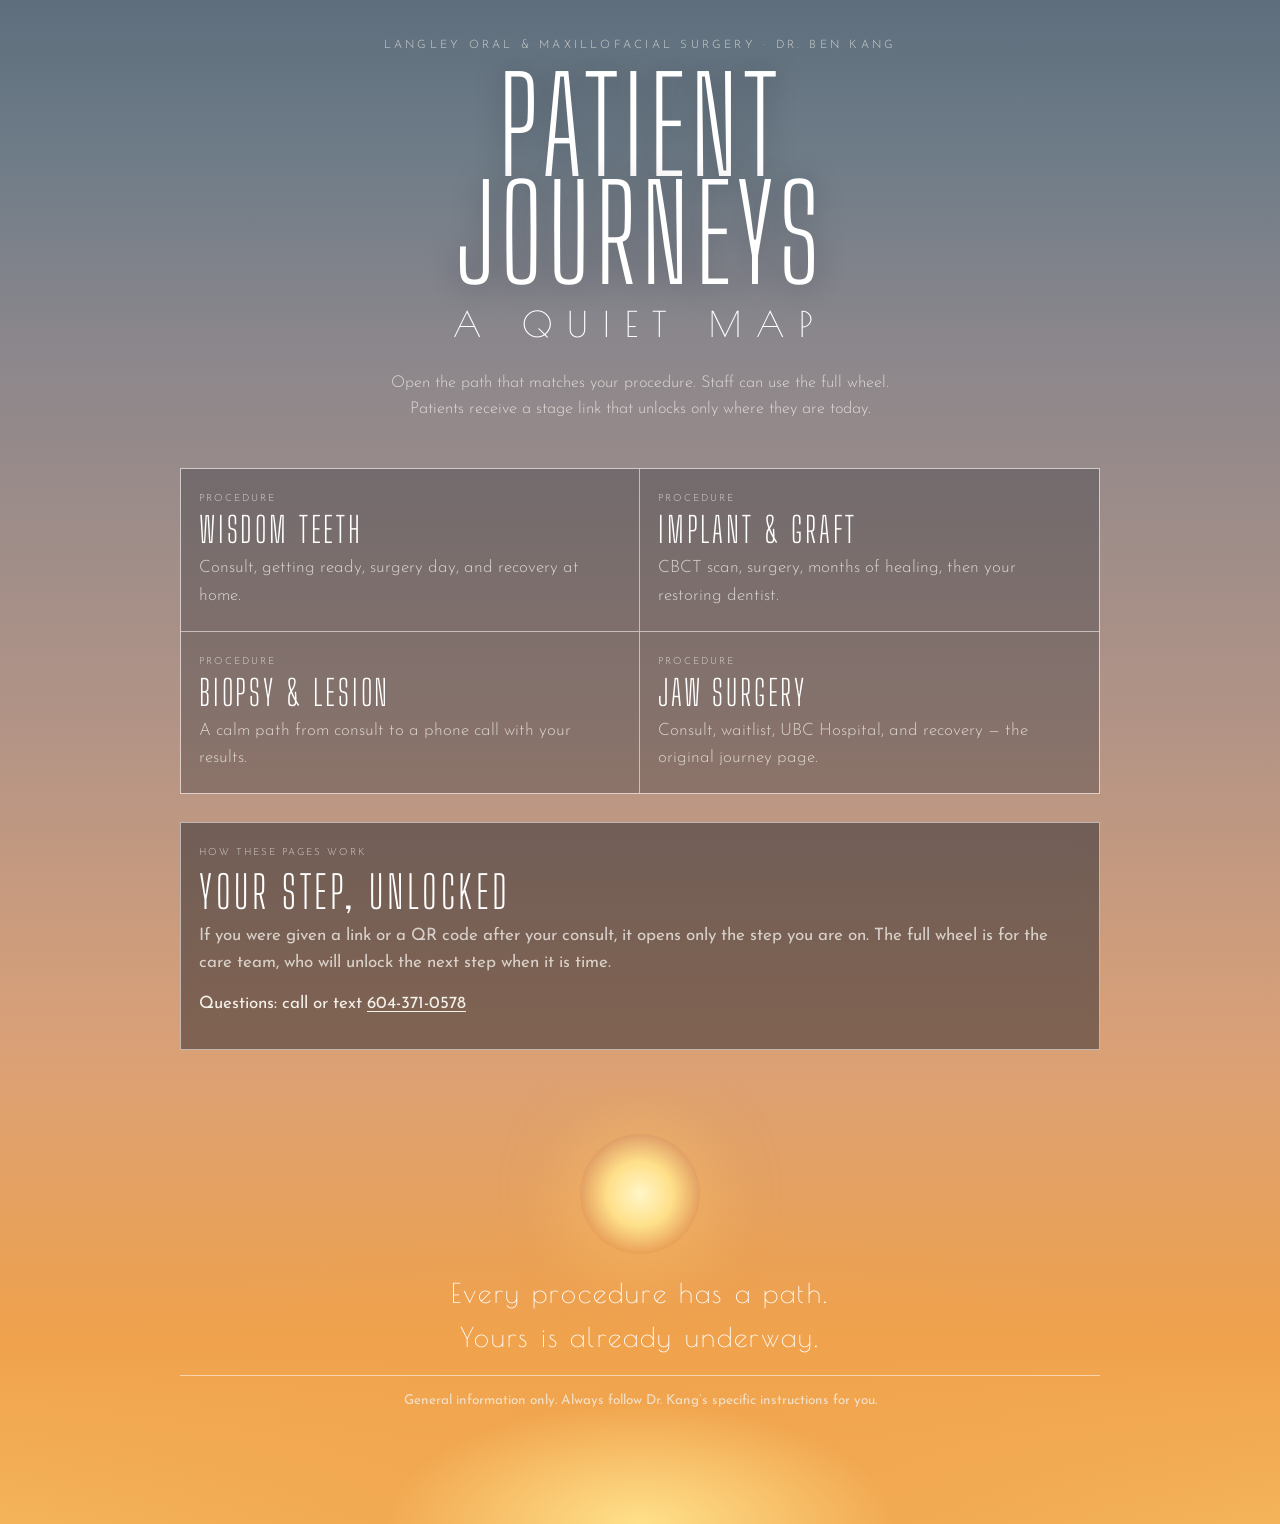
<file: journeys/index.html>
<!DOCTYPE html>
<html lang="en-CA">
<head>
<meta charset="utf-8">
<meta name="viewport" content="width=device-width, initial-scale=1, viewport-fit=cover">
<meta http-equiv="Content-Security-Policy" content="default-src 'none'; style-src 'self'; script-src 'self' 'unsafe-inline'; img-src 'self'; font-src 'self'; form-action 'none'; base-uri 'none'">
<meta name="referrer" content="no-referrer">
<meta name="theme-color" content="#5E6E7C">
<meta name="description" content="Patient journey pages for Langley Oral &amp; Maxillofacial Surgery — wisdom teeth, implants, biopsy, and jaw surgery.">
<title>Patient Journeys | Langley Oral &amp; Maxillofacial Surgery</title>
<link rel="preload" href="../shared/fonts/big-shoulders-100.woff2" as="font" type="font/woff2" crossorigin>
<link rel="preload" href="../shared/fonts/josefin-300.woff2" as="font" type="font/woff2" crossorigin>
<link rel="stylesheet" href="../shared/journey.css">
</head>
<body>
<a class="skip" href="#list">Skip to journeys</a>
<header class="hero wrap">
  <p class="kicker">Langley Oral &amp; Maxillofacial Surgery · Dr. Ben Kang</p>
  <h1><span>Patient</span><span>Journeys</span></h1>
  <p class="yearish">A quiet map</p>
  <p class="lede">Open the path that matches your procedure. Staff can use the full wheel. Patients receive a stage link that unlocks only where they are today.</p>
  <p class="print-url">https://josenni-rgb.github.io/journeys/</p>
</header>

<main>
<div class="wrap" id="list">
  <nav class="hub-cards" aria-label="Procedure journeys">
    <a class="hub-card" href="../wisdom-teeth/">
      <p class="lbl">Procedure</p>
      <h2>Wisdom Teeth</h2>
      <p>Consult, getting ready, surgery day, and recovery at home.</p>
    </a>
    <a class="hub-card" href="../implants/">
      <p class="lbl">Procedure</p>
      <h2>Implant &amp; Graft</h2>
      <p>CBCT scan, surgery, months of healing, then your restoring dentist.</p>
    </a>
    <a class="hub-card" href="../lesions/">
      <p class="lbl">Procedure</p>
      <h2>Biopsy &amp; Lesion</h2>
      <p>A calm path from consult to a phone call with your results.</p>
    </a>
    <a class="hub-card" href="../jaw-surgery-journey/">
      <p class="lbl">Procedure</p>
      <h2>Jaw Surgery</h2>
      <p>Consult, waitlist, UBC Hospital, and recovery — the original journey page.</p>
    </a>
  </nav>
  <article class="panel">
    <p class="lbl">How these pages work</p>
    <h2>Your step, unlocked</h2>
    <p class="intro">If you were given a link or a QR code after your consult, it opens only the step you are on. The full wheel is for the care team, who will unlock the next step when it is time.</p>
    <p>Questions: call or text <a href="tel:+16043710578">604-371-0578</a></p>
  </article>
</div>
  <div class="horizon">
    <div class="sun" aria-hidden="true"></div>
    <p class="quote">Every procedure has a path. Yours is already underway.</p>
    <footer class="legal wrap">
      <p>General information only. Always follow Dr. Kang’s specific instructions for you.</p>
    </footer>
  </div>
</main>
</body>
</html>
</file>
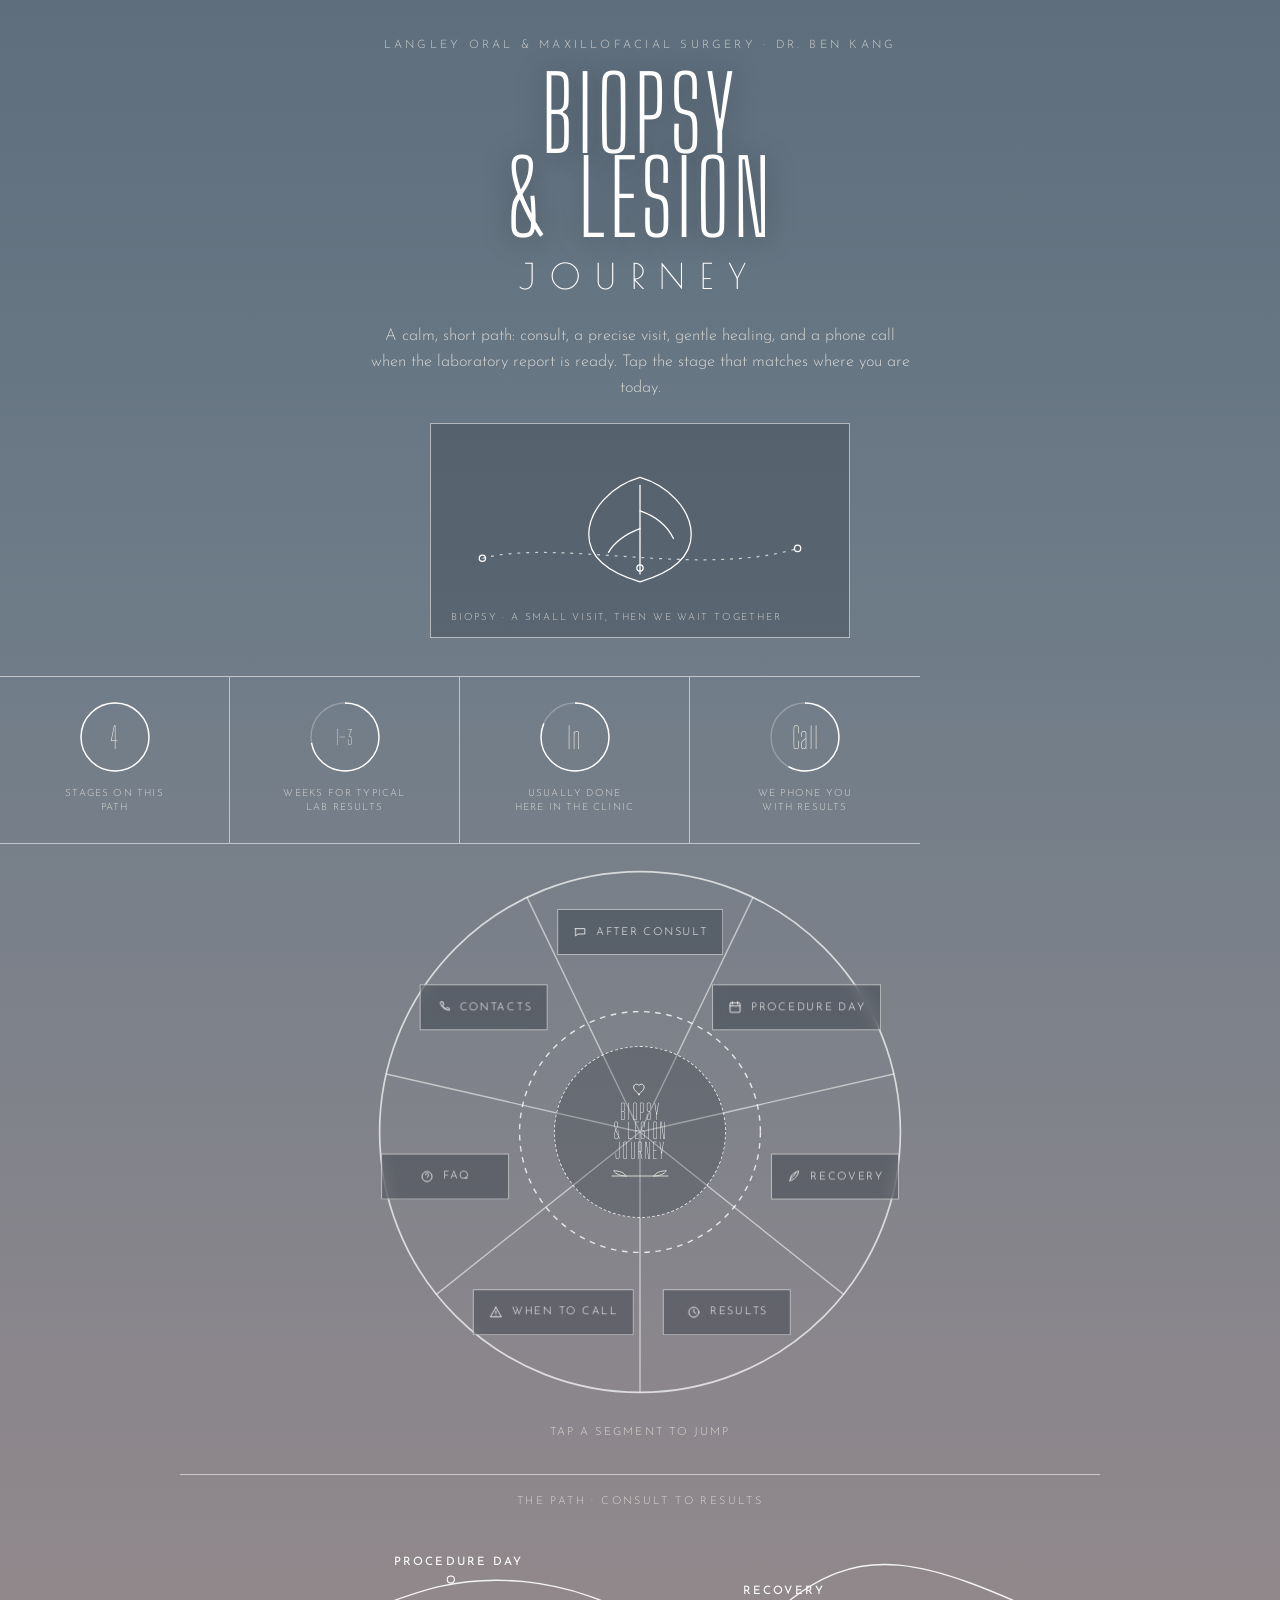
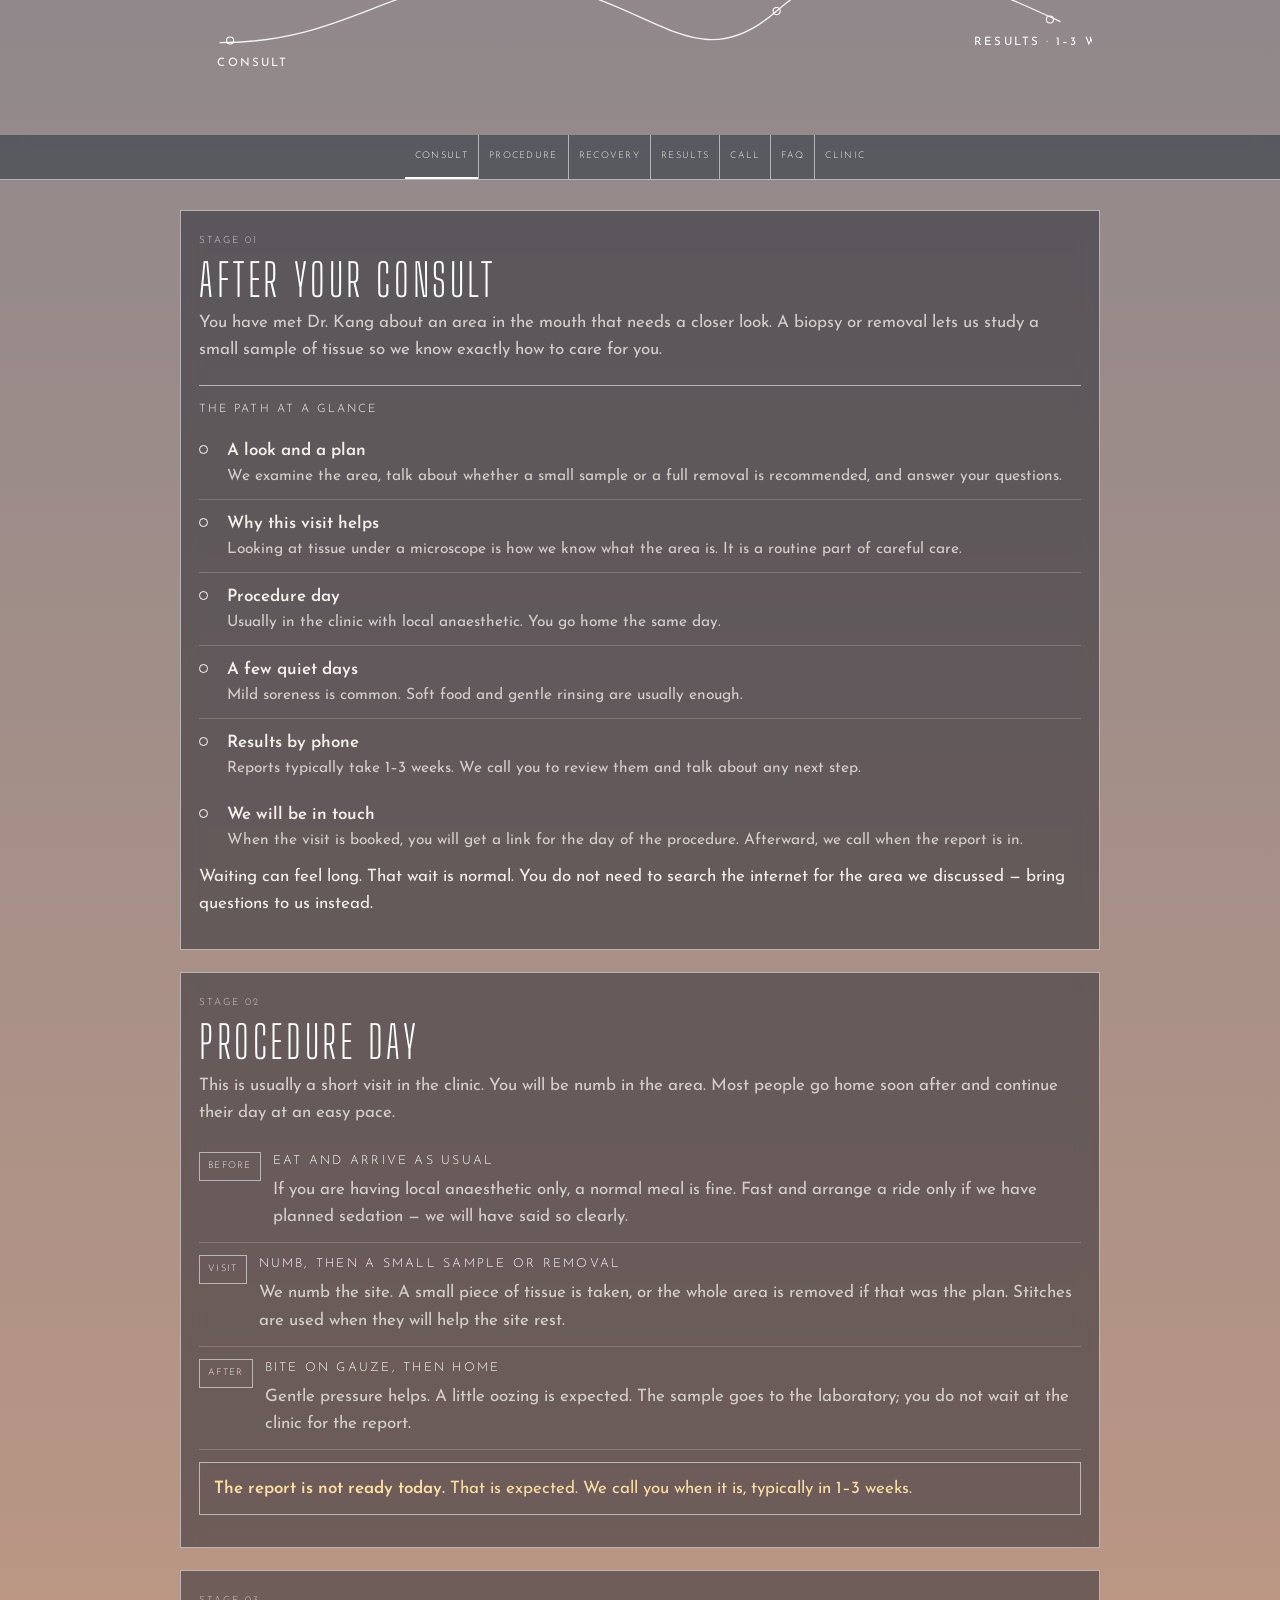
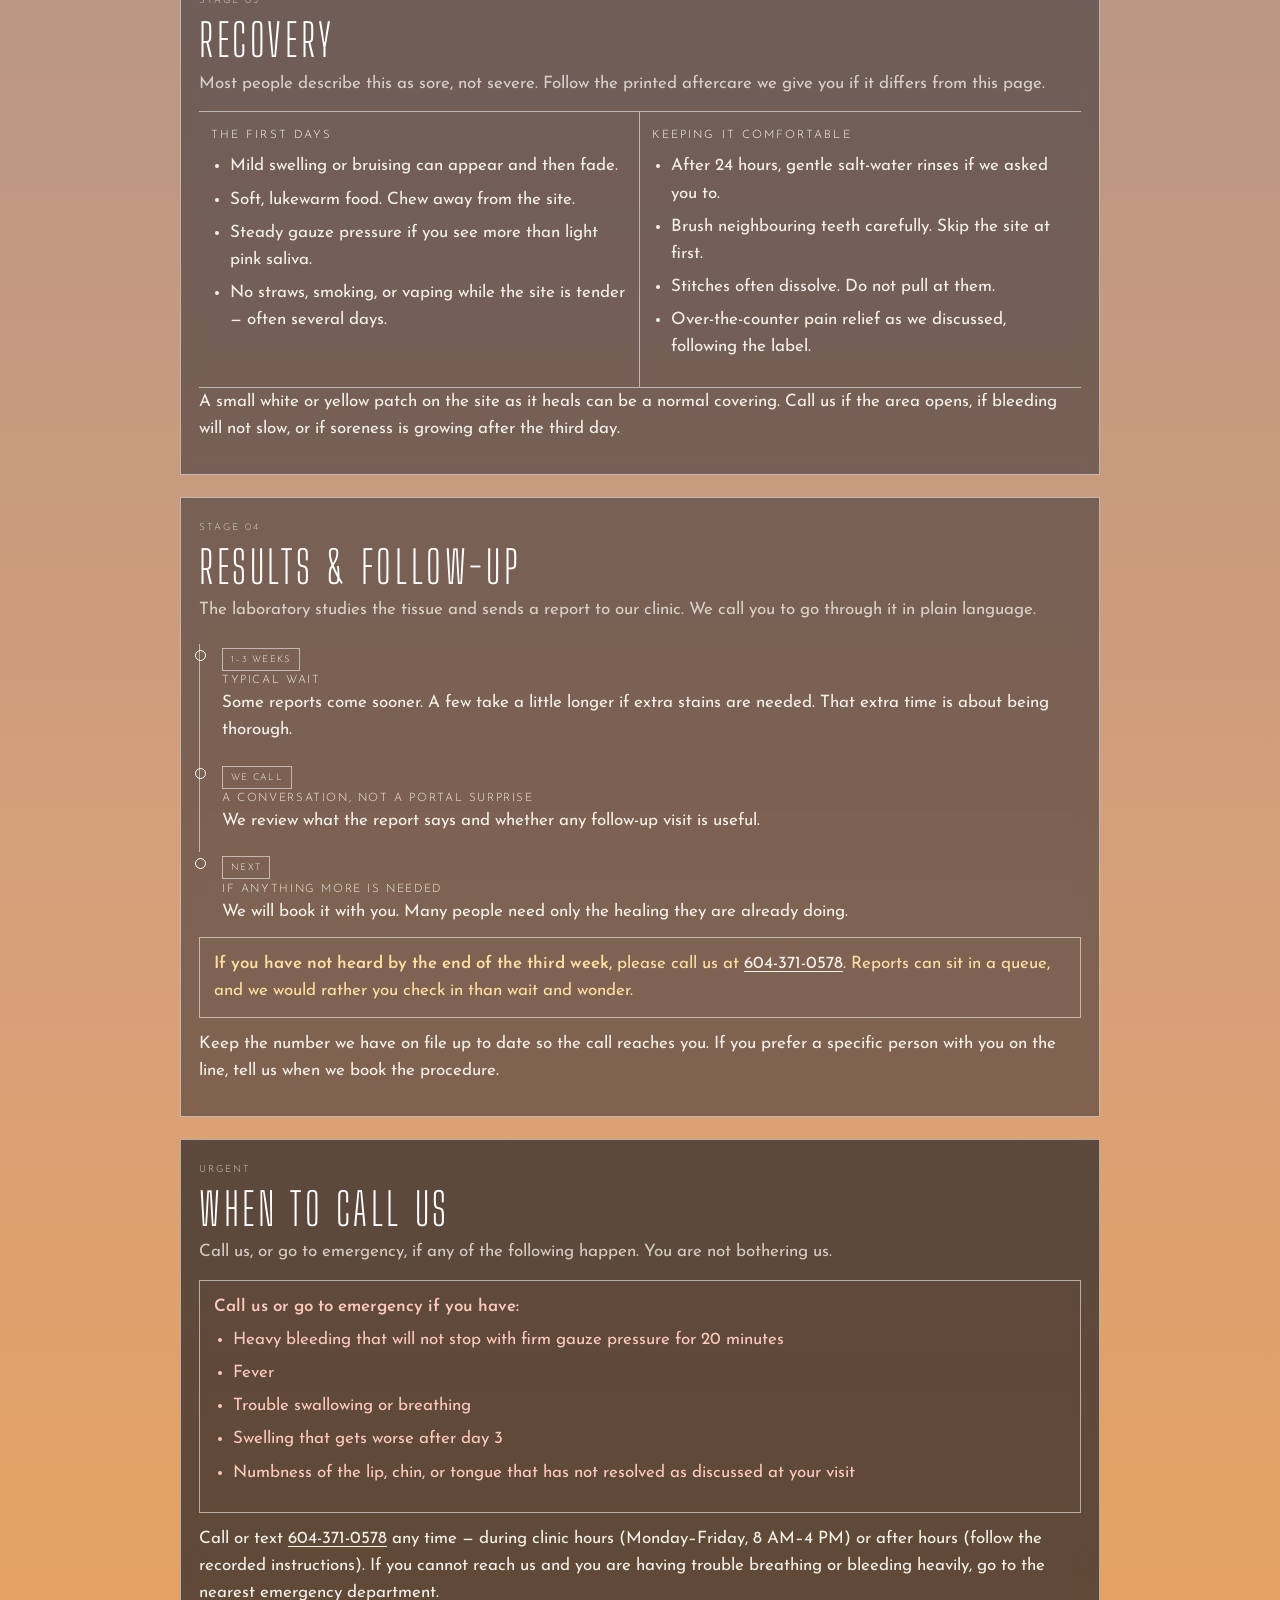
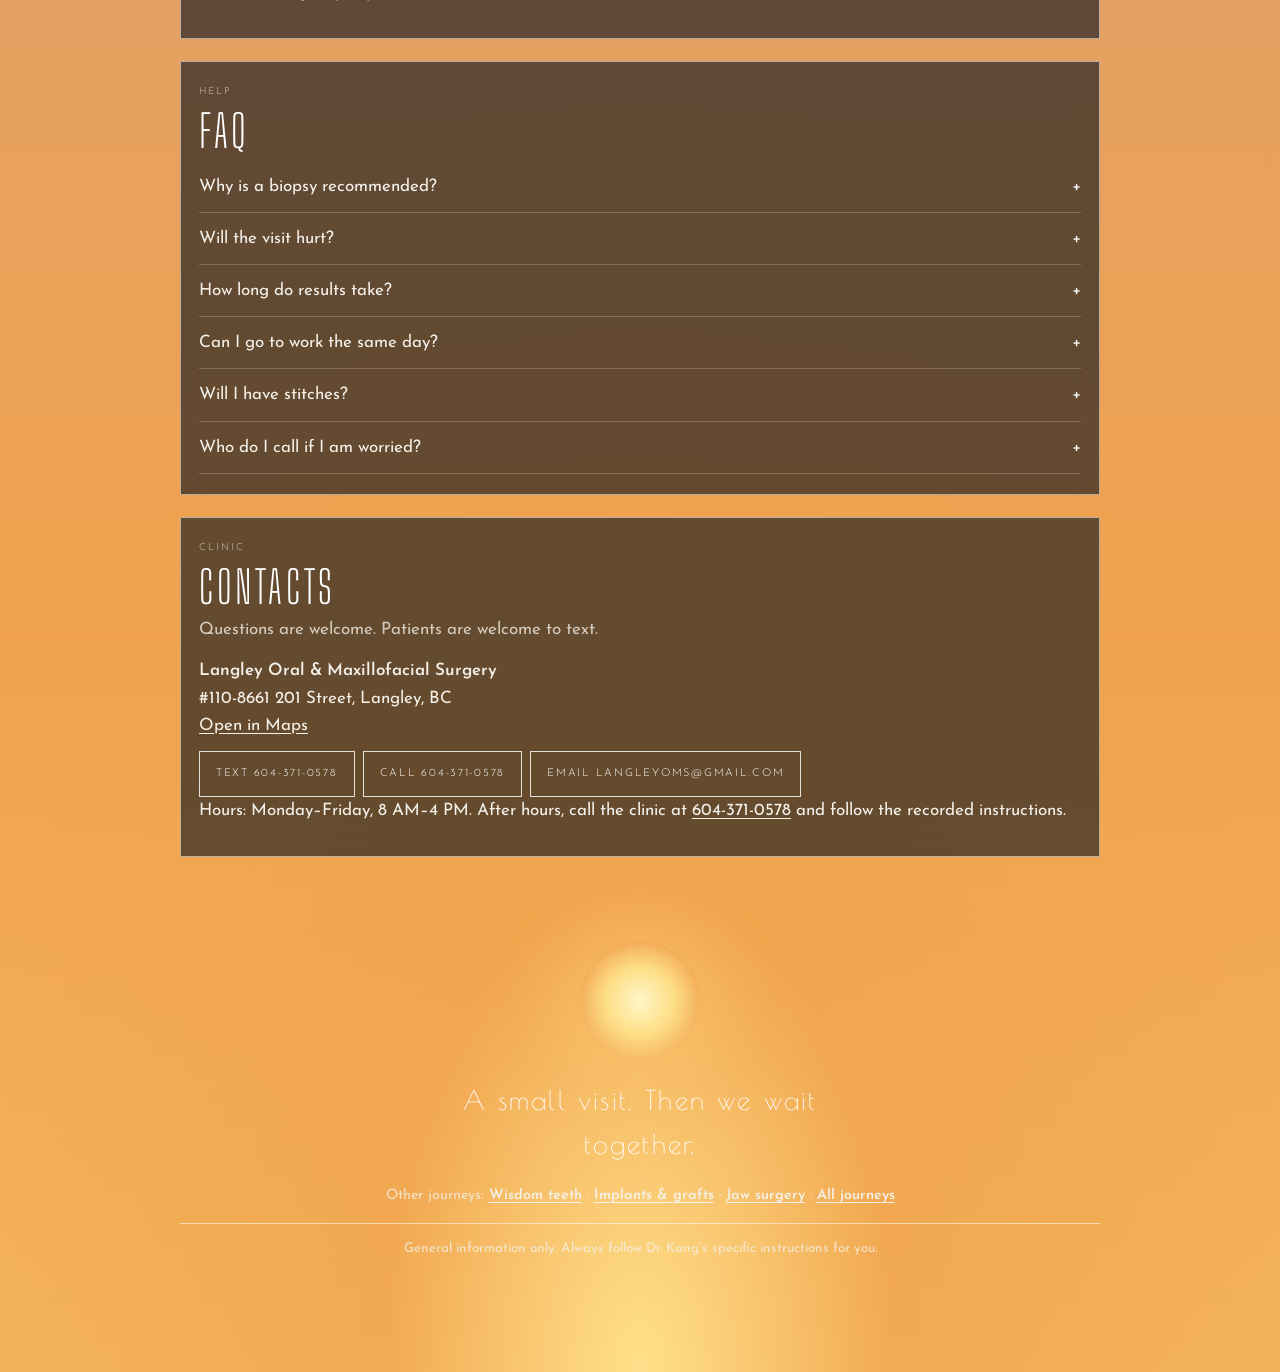
<file: lesions/index.html>
<!DOCTYPE html>
<html lang="en-CA">
<head>
<meta charset="utf-8">
<meta name="viewport" content="width=device-width, initial-scale=1, viewport-fit=cover">
<meta http-equiv="Content-Security-Policy" content="default-src 'none'; style-src 'self'; script-src 'self' 'unsafe-inline'; img-src 'self'; font-src 'self'; form-action 'none'; base-uri 'none'">
<meta name="referrer" content="no-referrer">
<meta name="theme-color" content="#5E6E7C">
<meta name="description" content="Your biopsy and lesion-removal journey with Langley Oral &amp; Maxillofacial Surgery — a calm path from consult to results.">
<title>Your Biopsy &amp; Lesion Removal Journey | Langley Oral &amp; Maxillofacial Surgery</title>
<link rel="preload" href="../shared/fonts/big-shoulders-100.woff2" as="font" type="font/woff2" crossorigin>
<link rel="preload" href="../shared/fonts/josefin-300.woff2" as="font" type="font/woff2" crossorigin>
<link rel="stylesheet" href="../shared/journey.css">
<script>
(function () {
  "use strict";
  var map = {
    "after-consult": "consult", consult: "consult",
    procedure: "procedure", surgery: "procedure", "procedure-day": "procedure", biopsy: "procedure",
    recovery: "recovery",
    results: "results", pathology: "results", followup: "results", "follow-up": "results"
  };
  var stage = "";
  try {
    (location.search || "").replace(/^\?/, "").split("&").forEach(function (p) {
      var kv = p.split("=");
      if (decodeURIComponent(kv[0] || "") === "stage") {
        stage = decodeURIComponent((kv[1] || "").replace(/\+/g, " ")).toLowerCase();
      }
    });
  } catch (e) {}
  if (map[stage]) {
    document.documentElement.className += (document.documentElement.className ? " " : "") + "stage-lock";
    document.documentElement.setAttribute("data-open-stage", map[stage]);
  }
})();
</script>
</head>
<body>
<a class="skip" href="#consult">Skip to journey stages</a>

<svg class="icons" xmlns="http://www.w3.org/2000/svg" aria-hidden="true" focusable="false">
  <symbol id="heart" viewBox="0 0 24 20" fill="none" stroke="currentColor" stroke-width="1.2"><path d="M12 17.6C6.8 13.8 3.5 10.7 3.5 7.4 3.5 5.2 5.1 3.6 7.3 3.6c1.3 0 2.5.6 3.2 1.6.7-1 1.9-1.6 3.2-1.6 2.2 0 3.8 1.6 3.8 3.8 0 3.3-3.3 6.4-8 10.2z"/></symbol>
  <symbol id="leaves" viewBox="0 0 80 16" fill="none" stroke="currentColor" stroke-width="1.1" stroke-linecap="round"><path d="M8 8h64"/><path d="M24 8c-2-4-8-6-14-6 2 4 8 6 14 6z"/><path d="M56 8c2-4 8-6 14-6-2 4-8 6-14 6z"/></symbol>
  <symbol id="chat" viewBox="0 0 24 24" fill="none" stroke="currentColor" stroke-width="1.2" stroke-linecap="round"><path d="M5 7h14v8H9l-4 3V7z"/></symbol>
  <symbol id="clock" viewBox="0 0 24 24" fill="none" stroke="currentColor" stroke-width="1.2" stroke-linecap="round"><circle cx="12" cy="12" r="7.5"/><path d="M12 8v4l3 2"/></symbol>
  <symbol id="cal" viewBox="0 0 24 24" fill="none" stroke="currentColor" stroke-width="1.2" stroke-linecap="round"><rect x="4.5" y="5.5" width="15" height="14" rx="1"/><path d="M8 3.5v4M16 3.5v4M4.5 10h15"/></symbol>
  <symbol id="leaf" viewBox="0 0 24 24" fill="none" stroke="currentColor" stroke-width="1.2" stroke-linecap="round"><path d="M6 18c7-1 12-8 13-14-6 1-13 6-13 14z"/><path d="M8 14c2-1 5-4 7-8"/></symbol>
  <symbol id="phone" viewBox="0 0 24 24" fill="none" stroke="currentColor" stroke-width="1.2" stroke-linecap="round"><path d="M8 4h3l1 4-2 1a10 10 0 0 0 5.5 5.5l1-2 4 1v3A16 16 0 0 1 7 6.2 2 2 0 0 1 8 4z"/></symbol>
  <symbol id="icon-faq" viewBox="0 0 24 24" fill="none" stroke="currentColor" stroke-width="1.2"><circle cx="12" cy="12" r="7.5"/><path d="M9.6 10a2.4 2.4 0 1 1 4 1.6c-.7.7-1.6 1.1-1.6 2.2"/><path d="M12 16.6h.01"/></symbol>
  <symbol id="alert" viewBox="0 0 24 24" fill="none" stroke="currentColor" stroke-width="1.2" stroke-linecap="round"><path d="M12 4.5 3.8 19h16.4L12 4.5z"/><path d="M12 10v4.5"/><path d="M12 17.2h.01"/></symbol>
  <symbol id="lock" viewBox="0 0 24 24" fill="none" stroke="currentColor" stroke-width="1.3" stroke-linecap="round"><rect x="6" y="11" width="12" height="9" rx="1"/><path d="M8.5 11V8.2a3.5 3.5 0 0 1 7 0V11"/></symbol>
</svg>

<header class="hero wrap">
  <p class="kicker">Langley Oral &amp; Maxillofacial Surgery · Dr. Ben Kang</p>
  <h1 class="tight"><span>Biopsy</span><span>&amp; Lesion</span></h1>
  <p class="yearish">Journey</p>
  <p class="lede">A calm, short path: consult, a precise visit, gentle healing, and a phone call when the laboratory report is ready. Tap the stage that matches where you are today.</p>
  <p class="print-url">https://josenni-rgb.github.io/lesions/</p>
  <figure class="hero-art">
    <svg viewBox="0 0 400 160" role="img" aria-label="White line drawing of a leaf and a dotted waiting path">
      <path d="M40 118 C120 98, 260 138, 360 108" fill="none" stroke="rgba(255,255,255,.7)" stroke-width="1.2" stroke-dasharray="3 6"/>
      <g fill="none" stroke="#fff" stroke-width="1.3" stroke-linecap="round" stroke-linejoin="round">
        <path d="M200 36c28 8 52 32 52 58 0 22-18 38-52 48-34-10-52-26-52-48 0-26 24-50 52-58z"/>
        <path d="M200 44v90"/>
        <path d="M200 70c18 6 28 16 34 28"/>
        <path d="M200 88c-16 6-26 14-32 24"/>
        <circle cx="40" cy="118" r="3.2"/><circle cx="200" cy="128" r="3.2"/><circle cx="360" cy="108" r="3.2"/>
      </g>
    </svg>
    <figcaption>Biopsy · a small visit, then we wait together</figcaption>
  </figure>
</header>

<section class="facts wrap" aria-label="Key facts on this path">
  <div class="fact">
    <div class="donut" aria-hidden="true">
      <svg viewBox="0 0 84 84">
        <circle cx="42" cy="42" r="34" fill="none" stroke="rgba(255,255,255,.25)" stroke-width="1.4"/>
        <circle cx="42" cy="42" r="34" fill="none" stroke="#fff" stroke-width="1.4" stroke-dasharray="214" stroke-dashoffset="0"/>
      </svg>
      <span class="n">4</span>
    </div>
    <div class="lbl">Stages on this path</div>
  </div>
  <div class="fact">
    <div class="donut" aria-hidden="true">
      <svg viewBox="0 0 84 84">
        <circle cx="42" cy="42" r="34" fill="none" stroke="rgba(255,255,255,.25)" stroke-width="1.4"/>
        <circle cx="42" cy="42" r="34" fill="none" stroke="#fff" stroke-width="1.4" stroke-dasharray="214" stroke-dashoffset="60"/>
      </svg>
      <span class="n small">1–3</span>
    </div>
    <div class="lbl">Weeks for typical lab results</div>
  </div>
  <div class="fact">
    <div class="donut" aria-hidden="true">
      <svg viewBox="0 0 84 84">
        <circle cx="42" cy="42" r="34" fill="none" stroke="rgba(255,255,255,.25)" stroke-width="1.4"/>
        <circle cx="42" cy="42" r="34" fill="none" stroke="#fff" stroke-width="1.4" stroke-dasharray="214" stroke-dashoffset="40"/>
      </svg>
      <span class="n">In</span>
    </div>
    <div class="lbl">Usually done here in the clinic</div>
  </div>
  <div class="fact">
    <div class="donut" aria-hidden="true">
      <svg viewBox="0 0 84 84">
        <circle cx="42" cy="42" r="34" fill="none" stroke="rgba(255,255,255,.25)" stroke-width="1.4"/>
        <circle cx="42" cy="42" r="34" fill="none" stroke="#fff" stroke-width="1.4" stroke-dasharray="214" stroke-dashoffset="90"/>
      </svg>
      <span class="n">Call</span>
    </div>
    <div class="lbl">We phone you with results</div>
  </div>
</section>

<nav class="mindmap" id="map" aria-label="Journey map">
  <svg class="mindmap-svg" viewBox="0 0 400 400" aria-hidden="true" focusable="false">
    <circle cx="200" cy="200" r="186" fill="none" stroke="rgba(255,255,255,.7)" stroke-width="1.2"/>
    <path d="M200 200 L119.3 32.4" stroke="rgba(255,255,255,.55)" stroke-width="1"/>
    <path d="M200 200 L280.7 32.4" stroke="rgba(255,255,255,.55)" stroke-width="1"/>
    <path d="M200 200 L381.3 158.6" stroke="rgba(255,255,255,.55)" stroke-width="1"/>
    <path d="M200 200 L345.4 316" stroke="rgba(255,255,255,.55)" stroke-width="1"/>
    <path d="M200 200 L200 386" stroke="rgba(255,255,255,.55)" stroke-width="1"/>
    <path d="M200 200 L54.6 316" stroke="rgba(255,255,255,.55)" stroke-width="1"/>
    <path d="M200 200 L18.7 158.6" stroke="rgba(255,255,255,.55)" stroke-width="1"/>
    <circle cx="200" cy="200" r="86" fill="none" stroke="rgba(255,255,255,.8)" stroke-width="1" stroke-dasharray="4 4"/>
  </svg>
  <div class="hub">
    <svg class="heart" aria-hidden="true"><use href="#heart"/></svg>
    <strong>Biopsy<br>&amp; Lesion<br>Journey</strong>
    <svg class="flourish" aria-hidden="true"><use href="#leaves"/></svg>
  </div>
  <ol class="spokes">
    <li class="s1"><a class="spoke" data-stage="consult" data-lock="stage" href="#consult"><svg aria-hidden="true"><use href="#chat"/></svg> After Consult <svg class="lock" aria-hidden="true"><use href="#lock"/></svg></a></li>
    <li class="s2"><a class="spoke" data-stage="procedure" data-lock="stage" href="#procedure"><svg aria-hidden="true"><use href="#cal"/></svg> Procedure Day <svg class="lock" aria-hidden="true"><use href="#lock"/></svg></a></li>
    <li class="s3"><a class="spoke" data-stage="recovery" data-lock="stage" href="#recovery"><svg aria-hidden="true"><use href="#leaf"/></svg> Recovery <svg class="lock" aria-hidden="true"><use href="#lock"/></svg></a></li>
    <li class="s4"><a class="spoke" data-stage="results" data-lock="stage" href="#results"><svg aria-hidden="true"><use href="#clock"/></svg> Results <svg class="lock" aria-hidden="true"><use href="#lock"/></svg></a></li>
    <li class="s5"><a class="spoke" data-stage="urgent" href="#urgent"><svg aria-hidden="true"><use href="#alert"/></svg> When to Call</a></li>
    <li class="s6"><a class="spoke" data-stage="faq" href="#faq"><svg aria-hidden="true"><use href="#icon-faq"/></svg> FAQ</a></li>
    <li class="s7"><a class="spoke" data-stage="contact" href="#contact"><svg aria-hidden="true"><use href="#phone"/></svg> Contacts</a></li>
  </ol>
</nav>
<p class="hint hint-open">Tap a segment to jump</p>
<p class="hint hint-lock">Your care team will unlock the next step.</p>

<section class="path wrap" aria-labelledby="path-title">
  <h2 id="path-title">The path · consult to results</h2>
  <svg class="path-svg path-vert" viewBox="0 0 320 300" role="img" aria-label="Timeline from consult to results">
    <path d="M40 20 C80 70, 50 120, 110 160 S210 210, 150 250 S80 270, 160 286" fill="none" stroke="rgba(255,255,255,.85)" stroke-width="1.2"/>
    <g fill="#fff" font-family="Josefin Sans, sans-serif" font-size="11" letter-spacing="1.6">
      <circle cx="40" cy="20" r="3.2" fill="none" stroke="#fff"/><text x="56" y="24">CONSULT</text>
      <circle cx="58" cy="92" r="3.2" fill="none" stroke="#fff"/><text x="74" y="96">PROCEDURE DAY</text>
      <circle cx="118" cy="168" r="3.2" fill="none" stroke="#fff"/><text x="134" y="172">RECOVERY</text>
      <circle cx="154" cy="284" r="3.2" fill="none" stroke="#fff"/><text x="170" y="288">RESULTS · 1–3 WEEKS</text>
    </g>
  </svg>
  <svg class="path-svg path-horiz" viewBox="0 0 860 160" role="img" aria-label="Timeline from consult to results">
    <path d="M30 110 C160 110, 200 40, 320 52 S480 150, 560 80 S700 30, 830 90" fill="none" stroke="rgba(255,255,255,.9)" stroke-width="1.3"/>
    <g fill="#fff" font-family="Josefin Sans, sans-serif" font-size="11" letter-spacing="2">
      <circle cx="40" cy="108" r="3.4" fill="none" stroke="#fff"/><text x="28" y="132">CONSULT</text>
      <circle cx="250" cy="50" r="3.4" fill="none" stroke="#fff"/><text x="196" y="36">PROCEDURE DAY</text>
      <circle cx="560" cy="80" r="3.4" fill="none" stroke="#fff"/><text x="528" y="64">RECOVERY</text>
      <circle cx="820" cy="88" r="3.4" fill="none" stroke="#fff"/><text x="748" y="112">RESULTS · 1–3 WKS</text>
    </g>
  </svg>
</section>

<nav class="jump no-print" aria-label="Jump to a stage">
  <a href="#consult" data-stage="consult" data-lock="stage">Consult</a>
  <a href="#procedure" data-stage="procedure" data-lock="stage">Procedure</a>
  <a href="#recovery" data-stage="recovery" data-lock="stage">Recovery</a>
  <a href="#results" data-stage="results" data-lock="stage">Results</a>
  <a href="#urgent" data-stage="urgent">Call</a>
  <a href="#faq" data-stage="faq">FAQ</a>
  <a href="#contact" data-stage="contact">Clinic</a>
</nav>

<main>
<div class="wrap">
  <article class="panel" id="consult" data-lock="stage">
    <p class="lbl">Stage 01</p>
    <h2>After Your Consult</h2>
    <p class="intro staff-keep">You have met Dr. Kang about an area in the mouth that needs a closer look. A biopsy or removal lets us study a small sample of tissue so we know exactly how to care for you.</p>
    <p class="intro consult-only">You have met Dr. Kang about an area in the mouth that needs a closer look. A biopsy is a small, planned visit. Your care team will unlock the next step when a date is set.</p>

    <h3>The path at a glance</h3>
    <ol class="rows">
      <li><span class="dot" aria-hidden="true"></span><div><strong>A look and a plan</strong><span>We examine the area, talk about whether a small sample or a full removal is recommended, and answer your questions.</span></div></li>
      <li><span class="dot" aria-hidden="true"></span><div><strong>Why this visit helps</strong><span>Looking at tissue under a microscope is how we know what the area is. It is a routine part of careful care.</span></div></li>
      <li class="consult-later"><span class="dot" aria-hidden="true"></span><div><strong>Procedure day</strong><span>Usually in the clinic with local anaesthetic. You go home the same day.</span></div></li>
      <li class="consult-later"><span class="dot" aria-hidden="true"></span><div><strong>A few quiet days</strong><span>Mild soreness is common. Soft food and gentle rinsing are usually enough.</span></div></li>
      <li class="consult-later"><span class="dot" aria-hidden="true"></span><div><strong>Results by phone</strong><span>Reports typically take 1–3 weeks. We call you to review them and talk about any next step.</span></div></li>
      <li class="consult-only"><span class="dot" aria-hidden="true"></span><div><strong>We will be in touch</strong><span>When the visit is booked, you will get a link for the day of the procedure. Afterward, we call when the report is in.</span></div></li>
    </ol>
    <p>Waiting can feel long. That wait is normal. You do not need to search the internet for the area we discussed — bring questions to us instead.</p>
  </article>

  <article class="panel" id="procedure" data-lock="stage">
    <p class="lbl">Stage 02</p>
    <h2>Procedure Day</h2>
    <p class="intro">This is usually a short visit in the clinic. You will be numb in the area. Most people go home soon after and continue their day at an easy pace.</p>
    <ol class="jobs">
      <li><span class="when">Before</span><div><h3>Eat and arrive as usual</h3><p>If you are having local anaesthetic only, a normal meal is fine. Fast and arrange a ride only if we have planned sedation — we will have said so clearly.</p></div></li>
      <li><span class="when">Visit</span><div><h3>Numb, then a small sample or removal</h3><p>We numb the site. A small piece of tissue is taken, or the whole area is removed if that was the plan. Stitches are used when they will help the site rest.</p></div></li>
      <li><span class="when">After</span><div><h3>Bite on gauze, then home</h3><p>Gentle pressure helps. A little oozing is expected. The sample goes to the laboratory; you do not wait at the clinic for the report.</p></div></li>
    </ol>
    <div class="callout" role="note"><strong>The report is not ready today.</strong> That is expected. We call you when it is, typically in 1–3 weeks.</div>
  </article>

  <article class="panel" id="recovery" data-lock="stage">
    <p class="lbl">Stage 03</p>
    <h2>Recovery</h2>
    <p class="intro">Most people describe this as sore, not severe. Follow the printed aftercare we give you if it differs from this page.</p>
    <div class="grid two">
      <div class="cell">
        <h3 class="flush">The first days</h3>
        <ul>
          <li>Mild swelling or bruising can appear and then fade.</li>
          <li>Soft, lukewarm food. Chew away from the site.</li>
          <li>Steady gauze pressure if you see more than light pink saliva.</li>
          <li>No straws, smoking, or vaping while the site is tender — often several days.</li>
        </ul>
      </div>
      <div class="cell">
        <h3 class="flush">Keeping it comfortable</h3>
        <ul>
          <li>After 24 hours, gentle salt-water rinses if we asked you to.</li>
          <li>Brush neighbouring teeth carefully. Skip the site at first.</li>
          <li>Stitches often dissolve. Do not pull at them.</li>
          <li>Over-the-counter pain relief as we discussed, following the label.</li>
        </ul>
      </div>
    </div>
    <p>A small white or yellow patch on the site as it heals can be a normal covering. Call us if the area opens, if bleeding will not slow, or if soreness is growing after the third day.</p>
  </article>

  <article class="panel" id="results" data-lock="stage">
    <p class="lbl">Stage 04</p>
    <h2>Results &amp; Follow-up</h2>
    <p class="intro">The laboratory studies the tissue and sends a report to our clinic. We call you to go through it in plain language.</p>
    <ol class="tl">
      <li><span class="when">1–3 weeks</span><strong>Typical wait</strong> Some reports come sooner. A few take a little longer if extra stains are needed. That extra time is about being thorough.</li>
      <li><span class="when">We call</span><strong>A conversation, not a portal surprise</strong> We review what the report says and whether any follow-up visit is useful.</li>
      <li><span class="when">Next</span><strong>If anything more is needed</strong> We will book it with you. Many people need only the healing they are already doing.</li>
    </ol>
    <div class="callout" role="note"><strong>If you have not heard by the end of the third week,</strong> please call us at <a href="tel:+16043710578">604-371-0578</a>. Reports can sit in a queue, and we would rather you check in than wait and wonder.</div>
    <p>Keep the number we have on file up to date so the call reaches you. If you prefer a specific person with you on the line, tell us when we book the procedure.</p>
  </article>

  <div class="lower">
  <article class="panel" id="urgent">
    <p class="lbl">Urgent</p>
    <h2>When to Call Us</h2>
    <p class="intro">Call us, or go to emergency, if any of the following happen. You are not bothering us.</p>
    <div class="alert" role="alert">
      <strong>Call us or go to emergency if you have:</strong>
      <ul>
        <li>Heavy bleeding that will not stop with firm gauze pressure for 20 minutes</li>
        <li>Fever</li>
        <li>Trouble swallowing or breathing</li>
        <li>Swelling that gets worse after day 3</li>
        <li>Numbness of the lip, chin, or tongue that has not resolved as discussed at your visit</li>
      </ul>
    </div>
    <p>Call or text <a href="tel:+16043710578">604-371-0578</a> any time — during clinic hours (Monday–Friday, 8 AM–4 PM) or after hours (follow the recorded instructions). If you cannot reach us and you are having trouble breathing or bleeding heavily, go to the nearest emergency department.</p>
  </article>

  <article class="panel" id="faq">
    <p class="lbl">Help</p>
    <h2>FAQ</h2>
    <details class="faq"><summary>Why is a biopsy recommended?</summary><div class="ans">It lets a laboratory look at a small sample of tissue so we know exactly what the area is and how to care for you. It is a common, careful next step — not a conclusion.</div></details>
    <details class="faq"><summary>Will the visit hurt?</summary><div class="ans">The site is numbed first. You may feel pressure. Afterward, most people describe mild soreness for a few days, eased with the aftercare we give you.</div></details>
    <details class="faq"><summary>How long do results take?</summary><div class="ans">Typically 1–3 weeks. We call you to review the report. If you have not heard by the end of the third week, please call us.</div></details>
    <details class="faq consult-later"><summary>Can I go to work the same day?</summary><div class="ans">Many people do, at an easy pace, after a local-anaesthetic visit. If the site is in a spot that makes talking or eating tender, give yourself a quieter afternoon.</div></details>
    <details class="faq consult-later"><summary>Will I have stitches?</summary><div class="ans">Often yes, so the site can rest. They usually dissolve. We will tell you if they need a short return visit.</div></details>
    <details class="faq"><summary>Who do I call if I am worried?</summary><div class="ans">The clinic at <a href="tel:+16043710578">604-371-0578</a> — you are welcome to text. After hours, call the same number and follow the recorded instructions. For heavy bleeding, trouble breathing, or trouble swallowing, go to emergency if you cannot reach us.</div></details>
  </article>

  <article class="panel" id="contact">
    <p class="lbl">Clinic</p>
    <h2>Contacts</h2>
    <p class="intro">Questions are welcome. Patients are welcome to text.</p>
    <p>
      <strong>Langley Oral &amp; Maxillofacial Surgery</strong><br>
      #110-8661 201 Street, Langley, BC<br>
      <a href="https://www.google.com/maps/search/?api=1&amp;query=110-8661+201+Street+Langley+BC">Open in Maps</a>
    </p>
    <div class="btns">
      <a class="btn" href="sms:+16043710578">Text 604-371-0578</a>
      <a class="btn" href="tel:+16043710578">Call 604-371-0578</a>
      <a class="btn" href="mailto:langleyoms@gmail.com">Email langleyoms@gmail.com</a>
    </div>
    <p>Hours: Monday–Friday, 8 AM–4 PM. After hours, call the clinic at <a href="tel:+16043710578">604-371-0578</a> and follow the recorded instructions.</p>
  </article>
  </div>
</div>

  <div class="horizon">
    <div class="sun" aria-hidden="true"></div>
    <p class="quote">A small visit. Then we wait together.</p>
    <p class="related">Other journeys:
      <a href="../wisdom-teeth/">Wisdom teeth</a>
      · <a href="../implants/">Implants &amp; grafts</a>
      · <a href="../jaw-surgery-journey/">Jaw surgery</a>
      · <a href="../journeys/">All journeys</a>
    </p>
    <footer class="legal wrap">
      <p>General information only. Always follow Dr. Kang’s specific instructions for you.</p>
    </footer>
  </div>
</main>
<script src="../shared/journey.js"></script>
</body>
</html>
</file>
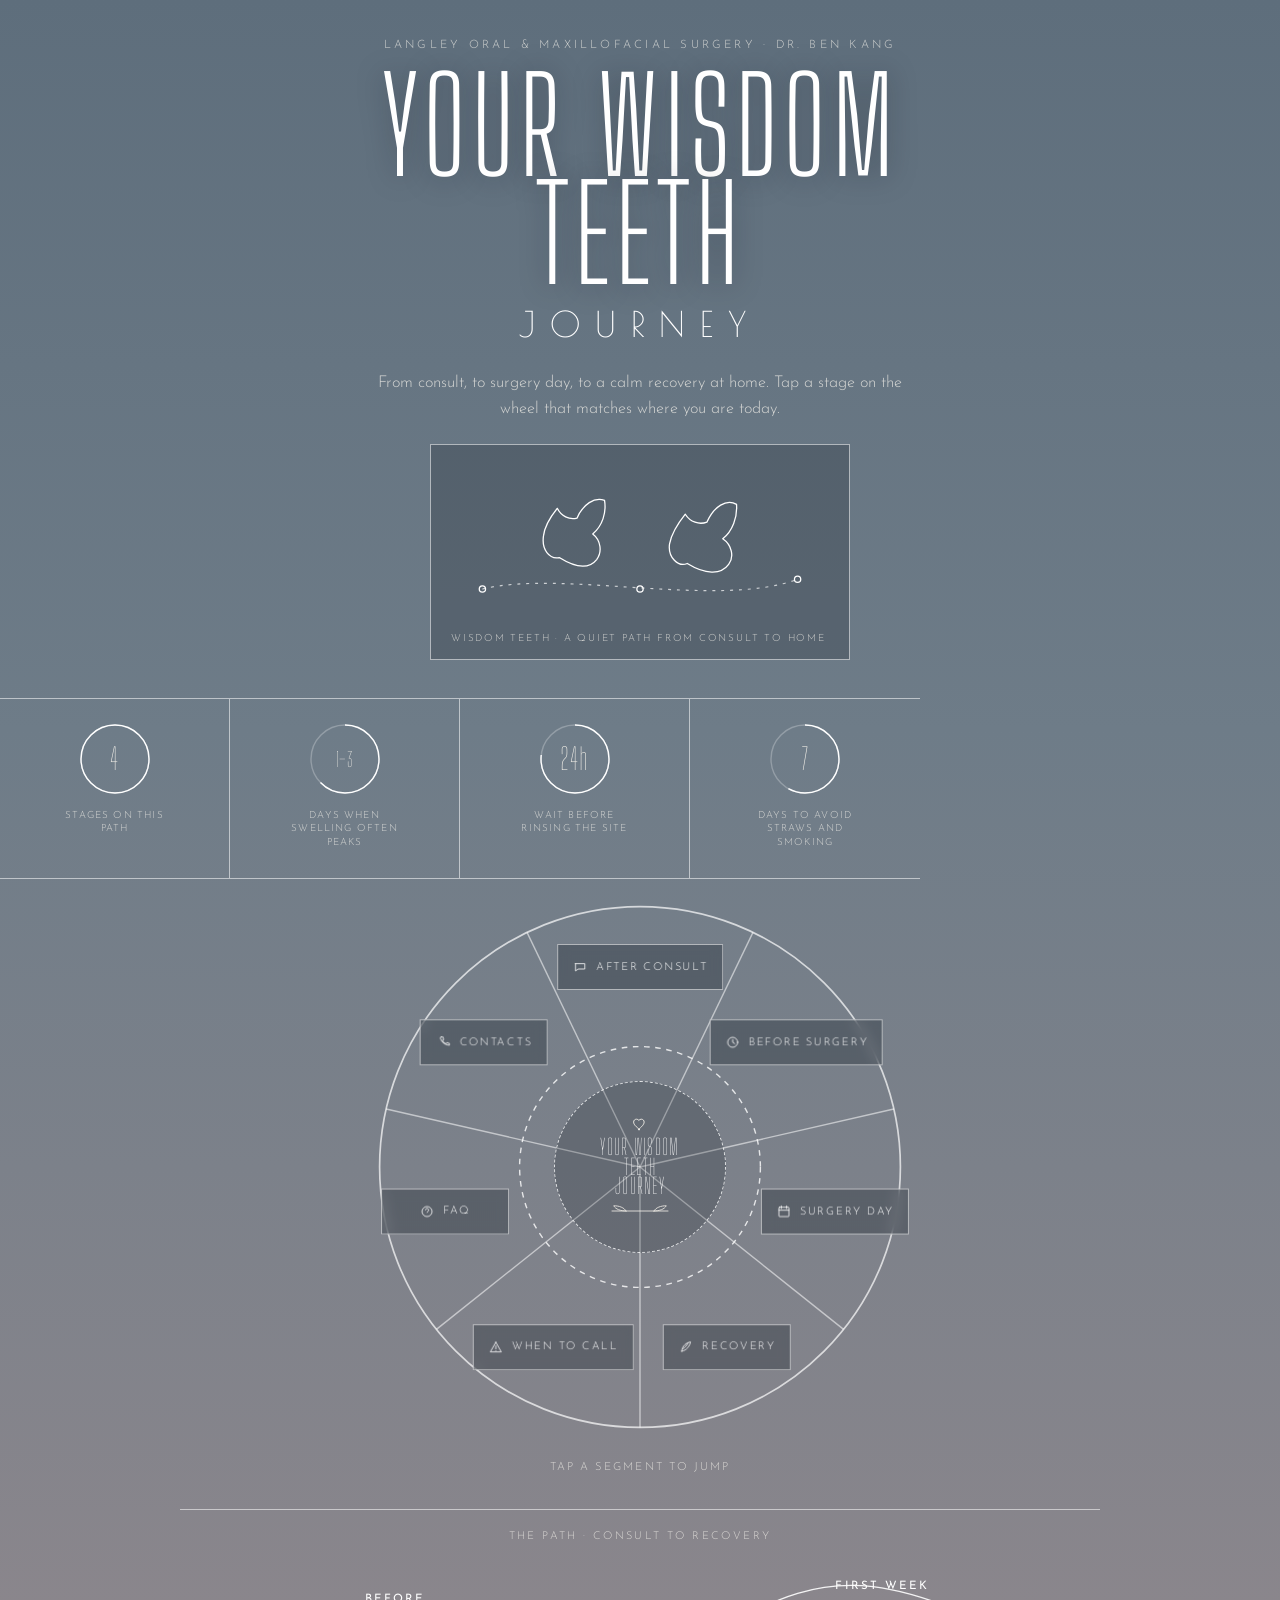
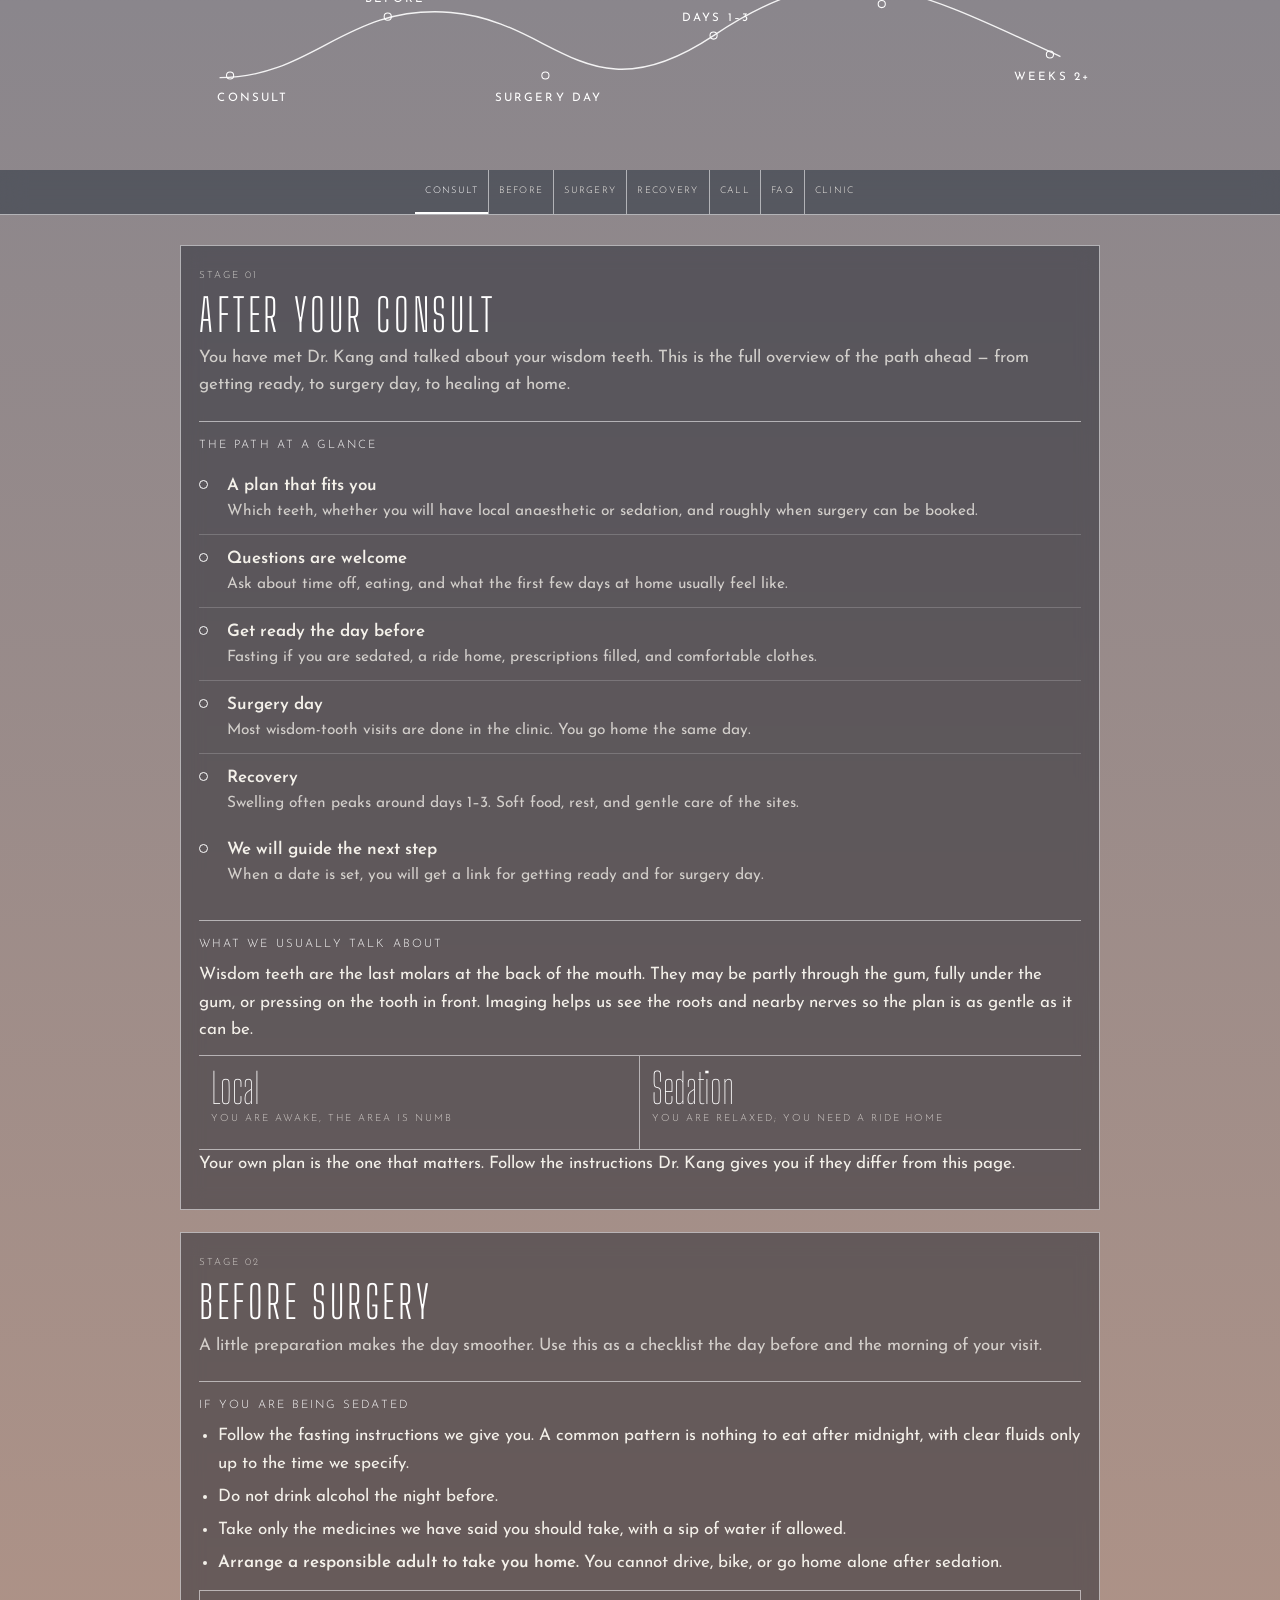
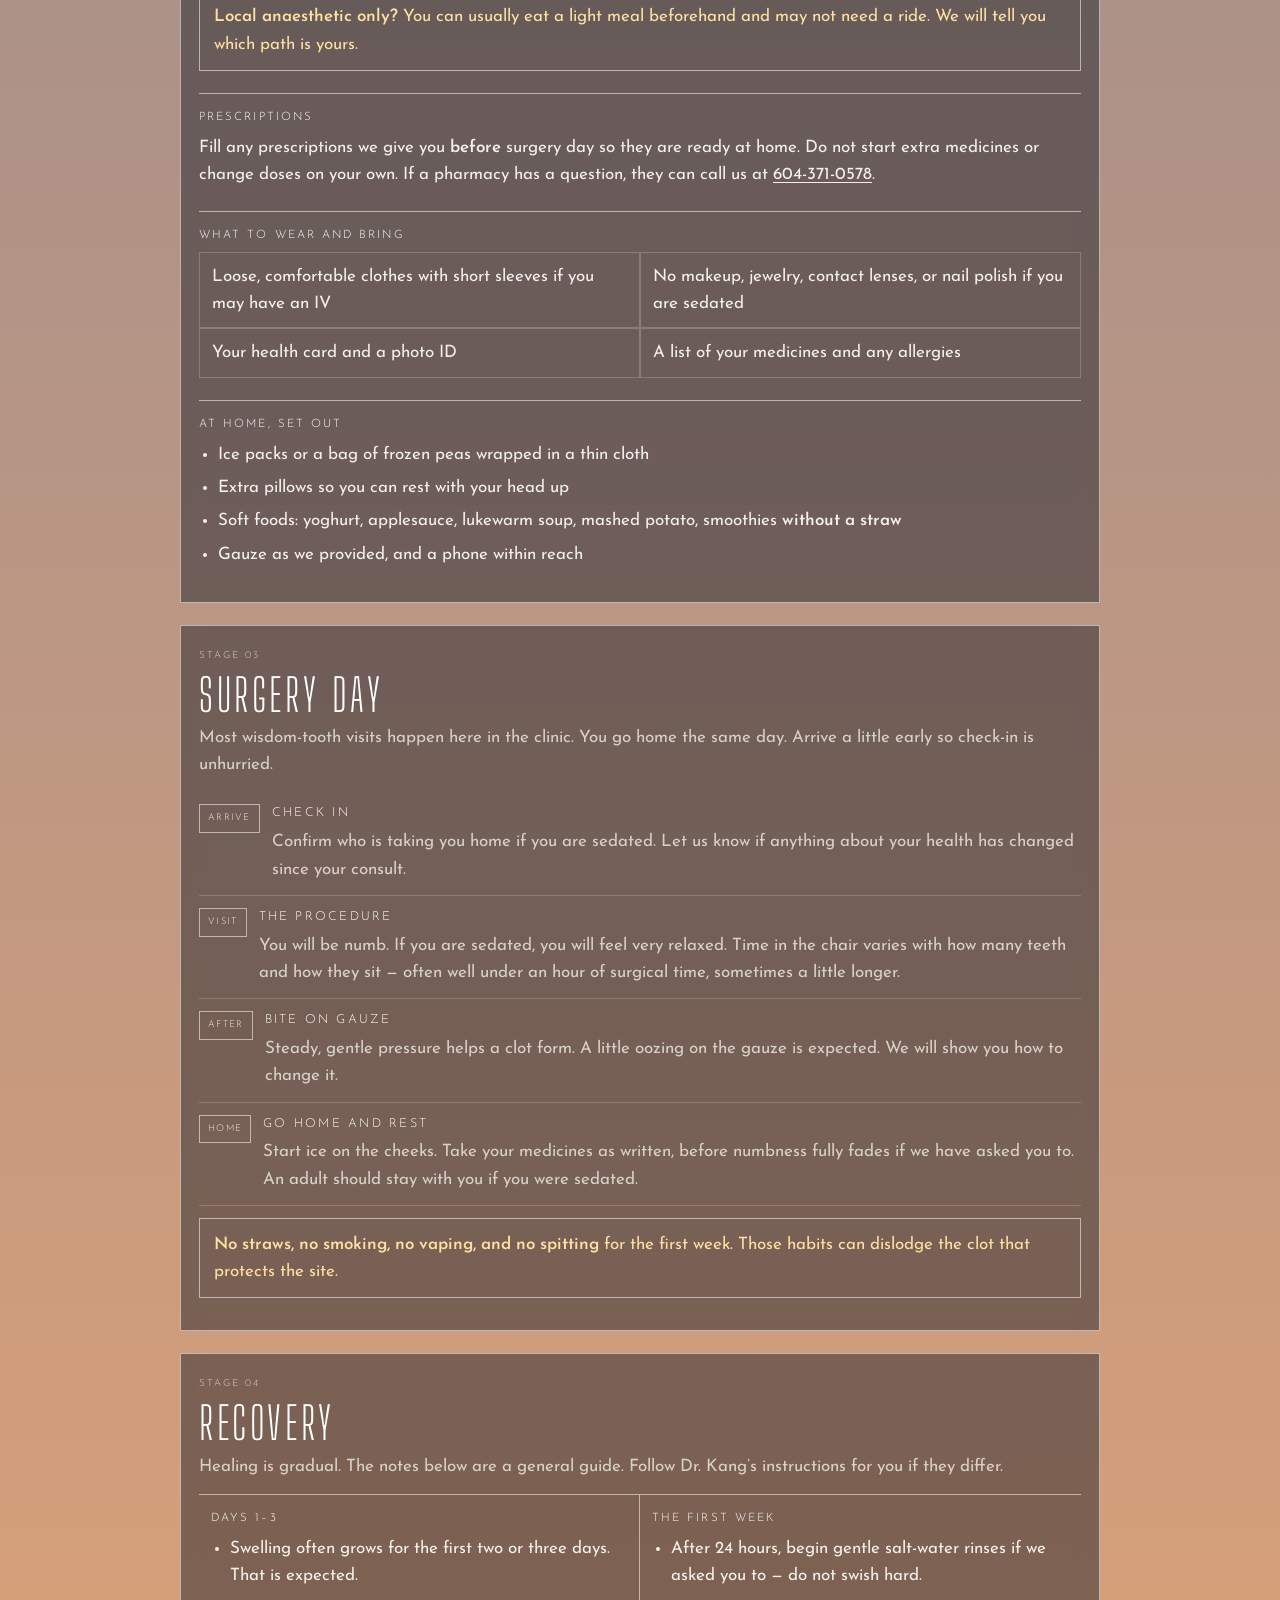
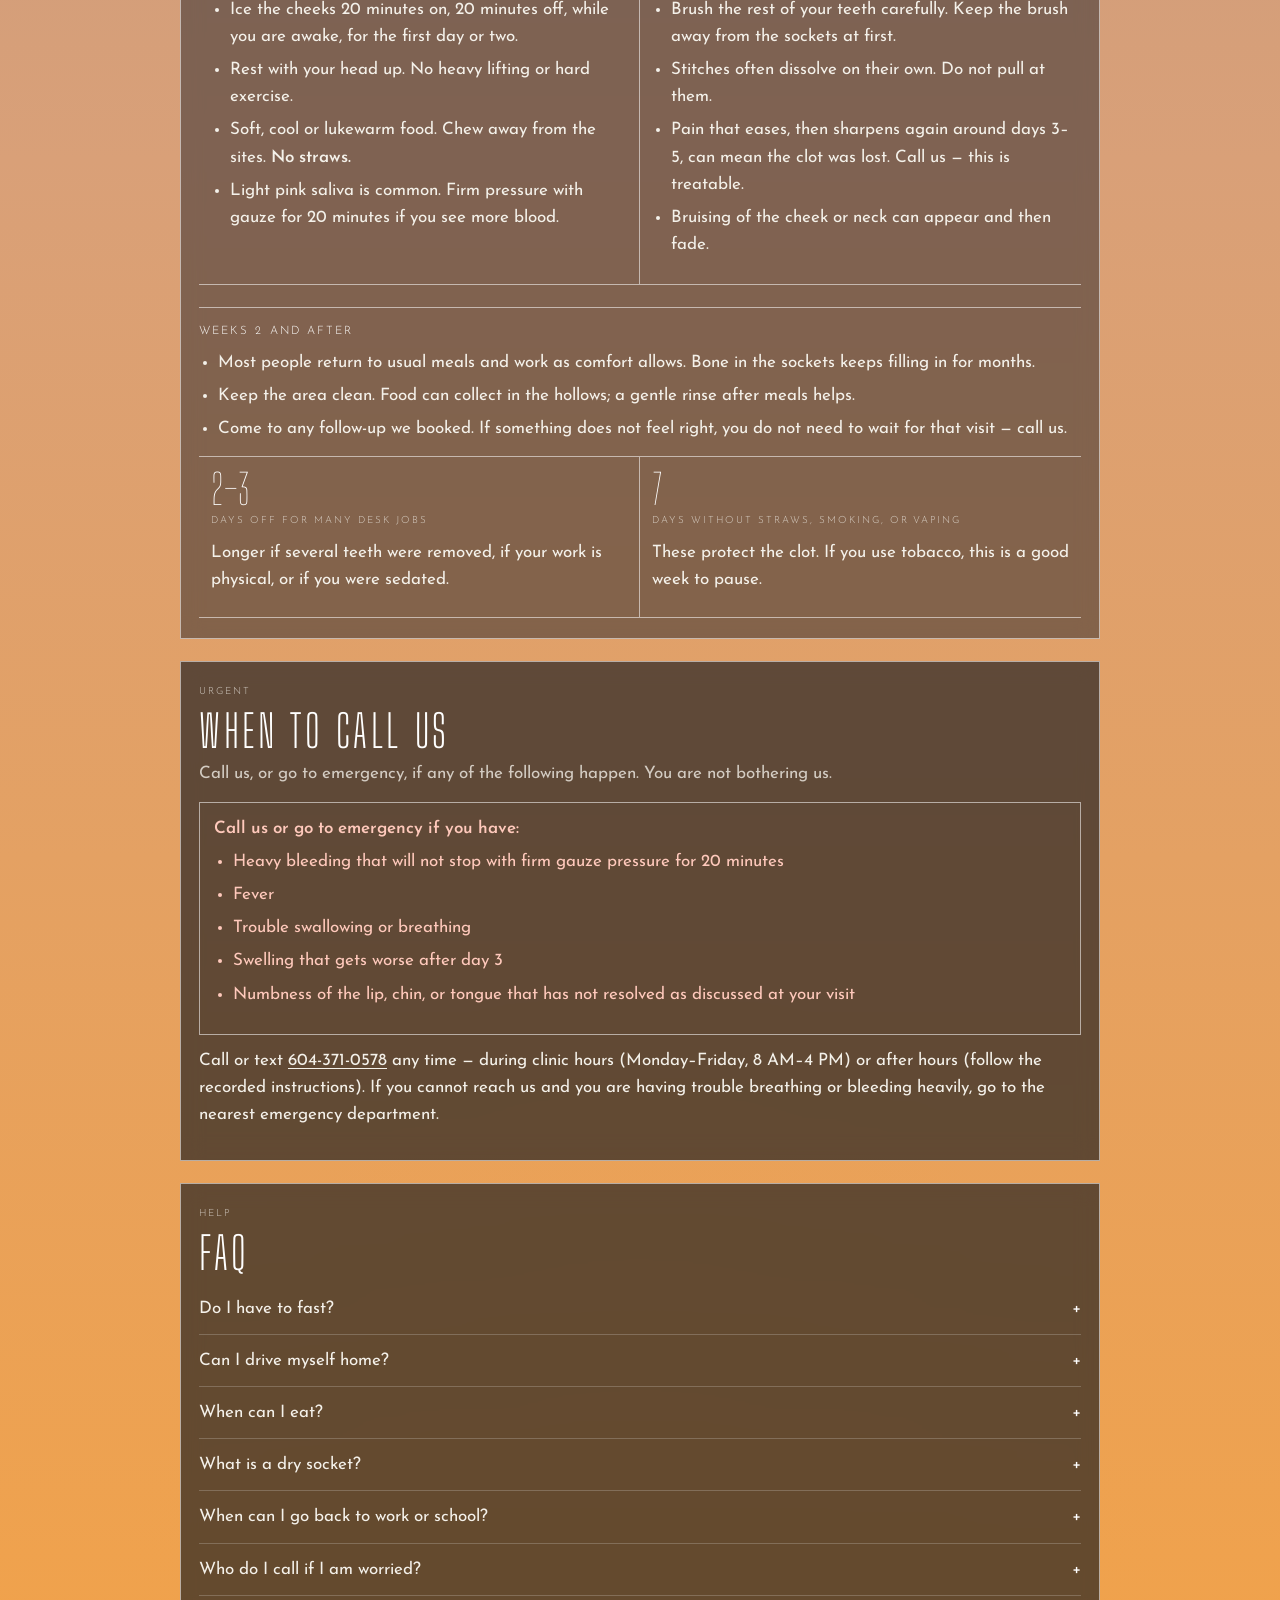
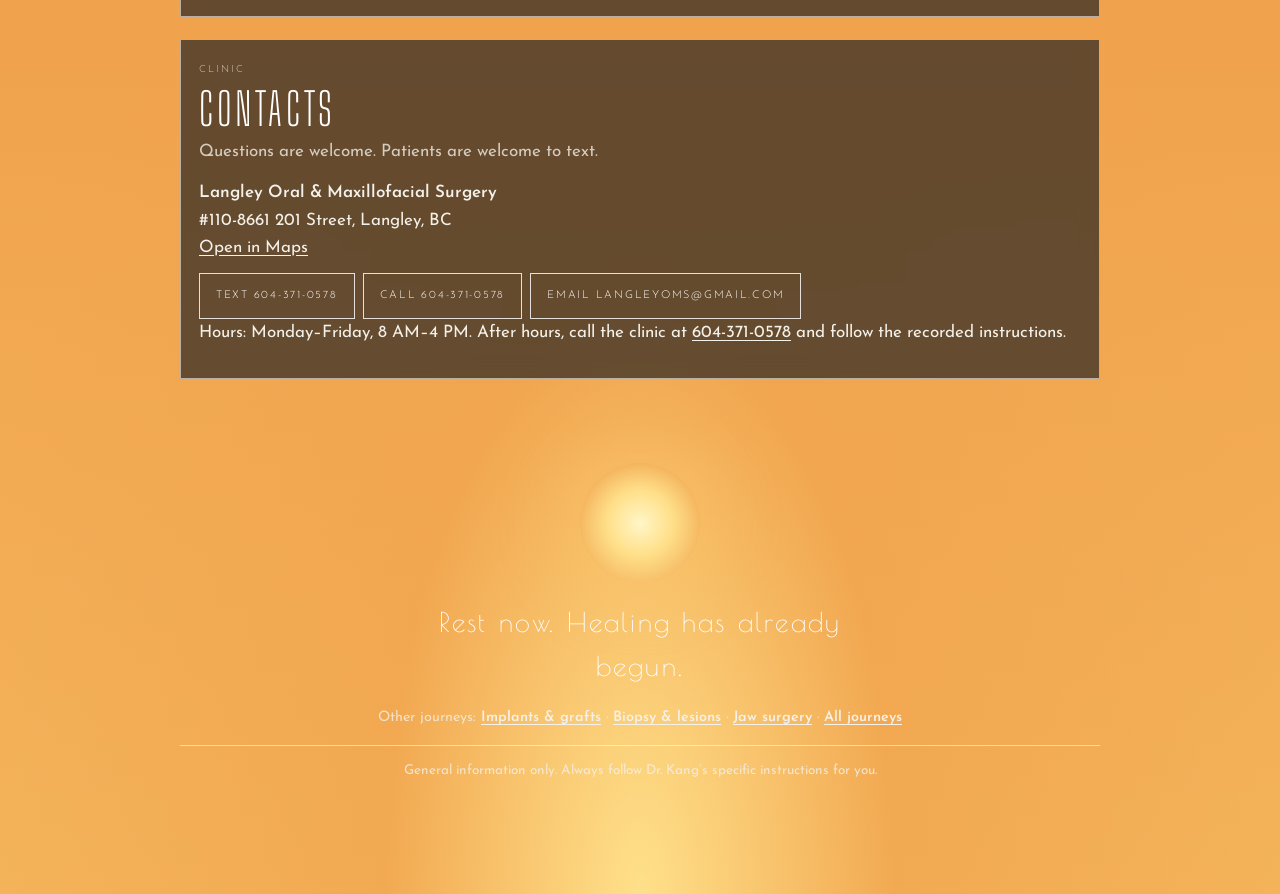
<file: wisdom-teeth/index.html>
<!DOCTYPE html>
<html lang="en-CA">
<head>
<meta charset="utf-8">
<meta name="viewport" content="width=device-width, initial-scale=1, viewport-fit=cover">
<meta http-equiv="Content-Security-Policy" content="default-src 'none'; style-src 'self'; script-src 'self' 'unsafe-inline'; img-src 'self'; font-src 'self'; form-action 'none'; base-uri 'none'">
<meta name="referrer" content="no-referrer">
<meta name="theme-color" content="#5E6E7C">
<meta name="description" content="Your wisdom teeth journey with Langley Oral &amp; Maxillofacial Surgery — from consult to recovery.">
<title>Your Wisdom Teeth Journey | Langley Oral &amp; Maxillofacial Surgery</title>
<link rel="preload" href="../shared/fonts/big-shoulders-100.woff2" as="font" type="font/woff2" crossorigin>
<link rel="preload" href="../shared/fonts/josefin-300.woff2" as="font" type="font/woff2" crossorigin>
<link rel="stylesheet" href="../shared/journey.css">
<script>
(function () {
  "use strict";
  var map = {
    "after-consult": "consult", consult: "consult",
    before: "before", "pre-op": "before", preop: "before",
    surgery: "surgery", "surgery-day": "surgery",
    recovery: "recovery"
  };
  var stage = "";
  try {
    (location.search || "").replace(/^\?/, "").split("&").forEach(function (p) {
      var kv = p.split("=");
      if (decodeURIComponent(kv[0] || "") === "stage") {
        stage = decodeURIComponent((kv[1] || "").replace(/\+/g, " ")).toLowerCase();
      }
    });
  } catch (e) {}
  if (map[stage]) {
    document.documentElement.className += (document.documentElement.className ? " " : "") + "stage-lock";
    document.documentElement.setAttribute("data-open-stage", map[stage]);
  }
})();
</script>
</head>
<body>
<a class="skip" href="#consult">Skip to journey stages</a>

<svg class="icons" xmlns="http://www.w3.org/2000/svg" aria-hidden="true" focusable="false">
  <symbol id="heart" viewBox="0 0 24 20" fill="none" stroke="currentColor" stroke-width="1.2"><path d="M12 17.6C6.8 13.8 3.5 10.7 3.5 7.4 3.5 5.2 5.1 3.6 7.3 3.6c1.3 0 2.5.6 3.2 1.6.7-1 1.9-1.6 3.2-1.6 2.2 0 3.8 1.6 3.8 3.8 0 3.3-3.3 6.4-8 10.2z"/></symbol>
  <symbol id="leaves" viewBox="0 0 80 16" fill="none" stroke="currentColor" stroke-width="1.1" stroke-linecap="round"><path d="M8 8h64"/><path d="M24 8c-2-4-8-6-14-6 2 4 8 6 14 6z"/><path d="M56 8c2-4 8-6 14-6-2 4-8 6-14 6z"/></symbol>
  <symbol id="chat" viewBox="0 0 24 24" fill="none" stroke="currentColor" stroke-width="1.2" stroke-linecap="round"><path d="M5 7h14v8H9l-4 3V7z"/></symbol>
  <symbol id="clock" viewBox="0 0 24 24" fill="none" stroke="currentColor" stroke-width="1.2" stroke-linecap="round"><circle cx="12" cy="12" r="7.5"/><path d="M12 8v4l3 2"/></symbol>
  <symbol id="cal" viewBox="0 0 24 24" fill="none" stroke="currentColor" stroke-width="1.2" stroke-linecap="round"><rect x="4.5" y="5.5" width="15" height="14" rx="1"/><path d="M8 3.5v4M16 3.5v4M4.5 10h15"/></symbol>
  <symbol id="leaf" viewBox="0 0 24 24" fill="none" stroke="currentColor" stroke-width="1.2" stroke-linecap="round"><path d="M6 18c7-1 12-8 13-14-6 1-13 6-13 14z"/><path d="M8 14c2-1 5-4 7-8"/></symbol>
  <symbol id="phone" viewBox="0 0 24 24" fill="none" stroke="currentColor" stroke-width="1.2" stroke-linecap="round"><path d="M8 4h3l1 4-2 1a10 10 0 0 0 5.5 5.5l1-2 4 1v3A16 16 0 0 1 7 6.2 2 2 0 0 1 8 4z"/></symbol>
  <symbol id="icon-faq" viewBox="0 0 24 24" fill="none" stroke="currentColor" stroke-width="1.2"><circle cx="12" cy="12" r="7.5"/><path d="M9.6 10a2.4 2.4 0 1 1 4 1.6c-.7.7-1.6 1.1-1.6 2.2"/><path d="M12 16.6h.01"/></symbol>
  <symbol id="alert" viewBox="0 0 24 24" fill="none" stroke="currentColor" stroke-width="1.2" stroke-linecap="round"><path d="M12 4.5 3.8 19h16.4L12 4.5z"/><path d="M12 10v4.5"/><path d="M12 17.2h.01"/></symbol>
  <symbol id="lock" viewBox="0 0 24 24" fill="none" stroke="currentColor" stroke-width="1.3" stroke-linecap="round"><rect x="6" y="11" width="12" height="9" rx="1"/><path d="M8.5 11V8.2a3.5 3.5 0 0 1 7 0V11"/></symbol>
</svg>

<header class="hero wrap">
  <p class="kicker">Langley Oral &amp; Maxillofacial Surgery · Dr. Ben Kang</p>
  <h1><span>Your Wisdom</span><span>Teeth</span></h1>
  <p class="yearish">Journey</p>
  <p class="lede">From consult, to surgery day, to a calm recovery at home. Tap a stage on the wheel that matches where you are today.</p>
  <p class="print-url">https://josenni-rgb.github.io/wisdom-teeth/</p>
  <figure class="hero-art">
    <svg viewBox="0 0 400 160" role="img" aria-label="White line drawing of two wisdom teeth above a dotted path">
      <path d="M40 128 C120 108, 280 148, 360 118" fill="none" stroke="rgba(255,255,255,.7)" stroke-width="1.2" stroke-dasharray="3 6"/>
      <g fill="none" stroke="#fff" stroke-width="1.3" stroke-linecap="round" stroke-linejoin="round">
        <path d="M118 96c-10 2-18-8-16-22 1-9 6-18 14-28 4 8 12 12 20 10 6-14 18-22 28-18 2 12-2 26-12 34 8 6 10 18 4 26-8 10-22 8-38-2z"/>
        <path d="M248 102c-9 4-20-6-18-20 2-10 8-20 16-30 5 8 14 11 22 8 7-16 20-24 30-18 1 13-4 27-14 35 9 6 12 18 6 26-8 11-24 10-42-1z"/>
        <circle cx="40" cy="128" r="3.2"/><circle cx="200" cy="128" r="3.2"/><circle cx="360" cy="118" r="3.2"/>
      </g>
    </svg>
    <figcaption>Wisdom teeth · a quiet path from consult to home</figcaption>
  </figure>
</header>

<section class="facts wrap" aria-label="Key facts on this path">
  <div class="fact">
    <div class="donut" aria-hidden="true">
      <svg viewBox="0 0 84 84">
        <circle cx="42" cy="42" r="34" fill="none" stroke="rgba(255,255,255,.25)" stroke-width="1.4"/>
        <circle cx="42" cy="42" r="34" fill="none" stroke="#fff" stroke-width="1.4" stroke-dasharray="214" stroke-dashoffset="0"/>
      </svg>
      <span class="n">4</span>
    </div>
    <div class="lbl">Stages on this path</div>
  </div>
  <div class="fact">
    <div class="donut" aria-hidden="true">
      <svg viewBox="0 0 84 84">
        <circle cx="42" cy="42" r="34" fill="none" stroke="rgba(255,255,255,.25)" stroke-width="1.4"/>
        <circle cx="42" cy="42" r="34" fill="none" stroke="#fff" stroke-width="1.4" stroke-dasharray="214" stroke-dashoffset="80"/>
      </svg>
      <span class="n small">1–3</span>
    </div>
    <div class="lbl">Days when swelling often peaks</div>
  </div>
  <div class="fact">
    <div class="donut" aria-hidden="true">
      <svg viewBox="0 0 84 84">
        <circle cx="42" cy="42" r="34" fill="none" stroke="rgba(255,255,255,.25)" stroke-width="1.4"/>
        <circle cx="42" cy="42" r="34" fill="none" stroke="#fff" stroke-width="1.4" stroke-dasharray="214" stroke-dashoffset="50"/>
      </svg>
      <span class="n">24h</span>
    </div>
    <div class="lbl">Wait before rinsing the site</div>
  </div>
  <div class="fact">
    <div class="donut" aria-hidden="true">
      <svg viewBox="0 0 84 84">
        <circle cx="42" cy="42" r="34" fill="none" stroke="rgba(255,255,255,.25)" stroke-width="1.4"/>
        <circle cx="42" cy="42" r="34" fill="none" stroke="#fff" stroke-width="1.4" stroke-dasharray="214" stroke-dashoffset="90"/>
      </svg>
      <span class="n">7</span>
    </div>
    <div class="lbl">Days to avoid straws and smoking</div>
  </div>
</section>

<nav class="mindmap" id="map" aria-label="Journey map">
  <svg class="mindmap-svg" viewBox="0 0 400 400" aria-hidden="true" focusable="false">
    <circle cx="200" cy="200" r="186" fill="none" stroke="rgba(255,255,255,.7)" stroke-width="1.2"/>
    <path d="M200 200 L119.3 32.4" stroke="rgba(255,255,255,.55)" stroke-width="1"/>
    <path d="M200 200 L280.7 32.4" stroke="rgba(255,255,255,.55)" stroke-width="1"/>
    <path d="M200 200 L381.3 158.6" stroke="rgba(255,255,255,.55)" stroke-width="1"/>
    <path d="M200 200 L345.4 316" stroke="rgba(255,255,255,.55)" stroke-width="1"/>
    <path d="M200 200 L200 386" stroke="rgba(255,255,255,.55)" stroke-width="1"/>
    <path d="M200 200 L54.6 316" stroke="rgba(255,255,255,.55)" stroke-width="1"/>
    <path d="M200 200 L18.7 158.6" stroke="rgba(255,255,255,.55)" stroke-width="1"/>
    <circle cx="200" cy="200" r="86" fill="none" stroke="rgba(255,255,255,.8)" stroke-width="1" stroke-dasharray="4 4"/>
  </svg>
  <div class="hub">
    <svg class="heart" aria-hidden="true"><use href="#heart"/></svg>
    <strong>Your Wisdom<br>Teeth<br>Journey</strong>
    <svg class="flourish" aria-hidden="true"><use href="#leaves"/></svg>
  </div>
  <ol class="spokes">
    <li class="s1"><a class="spoke" data-stage="consult" data-lock="stage" href="#consult"><svg aria-hidden="true"><use href="#chat"/></svg> After Consult <svg class="lock" aria-hidden="true"><use href="#lock"/></svg></a></li>
    <li class="s2"><a class="spoke" data-stage="before" data-lock="stage" href="#before"><svg aria-hidden="true"><use href="#clock"/></svg> Before Surgery <svg class="lock" aria-hidden="true"><use href="#lock"/></svg></a></li>
    <li class="s3"><a class="spoke" data-stage="surgery" data-lock="stage" href="#surgery"><svg aria-hidden="true"><use href="#cal"/></svg> Surgery Day <svg class="lock" aria-hidden="true"><use href="#lock"/></svg></a></li>
    <li class="s4"><a class="spoke" data-stage="recovery" data-lock="stage" href="#recovery"><svg aria-hidden="true"><use href="#leaf"/></svg> Recovery <svg class="lock" aria-hidden="true"><use href="#lock"/></svg></a></li>
    <li class="s5"><a class="spoke" data-stage="urgent" href="#urgent"><svg aria-hidden="true"><use href="#alert"/></svg> When to Call</a></li>
    <li class="s6"><a class="spoke" data-stage="faq" href="#faq"><svg aria-hidden="true"><use href="#icon-faq"/></svg> FAQ</a></li>
    <li class="s7"><a class="spoke" data-stage="contact" href="#contact"><svg aria-hidden="true"><use href="#phone"/></svg> Contacts</a></li>
  </ol>
</nav>
<p class="hint hint-open">Tap a segment to jump</p>
<p class="hint hint-lock">Your care team will unlock the next step.</p>

<section class="path wrap" aria-labelledby="path-title">
  <h2 id="path-title">The path · consult to recovery</h2>
  <svg class="path-svg path-vert" viewBox="0 0 320 360" role="img" aria-label="Timeline from consult to recovery">
    <path d="M40 20 C80 70, 40 110, 90 150 S200 210, 140 260 S60 310, 160 340" fill="none" stroke="rgba(255,255,255,.85)" stroke-width="1.2"/>
    <g fill="#fff" font-family="Josefin Sans, sans-serif" font-size="11" letter-spacing="1.6">
      <circle cx="40" cy="20" r="3.2" fill="none" stroke="#fff"/><text x="56" y="24">CONSULT</text>
      <circle cx="62" cy="88" r="3.2" fill="none" stroke="#fff"/><text x="78" y="92">BEFORE</text>
      <circle cx="90" cy="150" r="3.2" fill="none" stroke="#fff"/><text x="106" y="154">SURGERY DAY</text>
      <circle cx="168" cy="210" r="3.2" fill="none" stroke="#fff"/><text x="184" y="214">DAYS 1–3</text>
      <circle cx="140" cy="260" r="3.2" fill="none" stroke="#fff"/><text x="156" y="264">FIRST WEEK</text>
      <circle cx="158" cy="338" r="3.2" fill="none" stroke="#fff"/><text x="174" y="342">WEEKS 2+</text>
    </g>
  </svg>
  <svg class="path-svg path-horiz" viewBox="0 0 860 160" role="img" aria-label="Timeline from consult to recovery">
    <path d="M30 110 C120 110, 150 40, 250 48 S380 150, 500 70 S680 20, 830 90" fill="none" stroke="rgba(255,255,255,.9)" stroke-width="1.3"/>
    <g fill="#fff" font-family="Josefin Sans, sans-serif" font-size="11" letter-spacing="2">
      <circle cx="40" cy="108" r="3.4" fill="none" stroke="#fff"/><text x="28" y="132">CONSULT</text>
      <circle cx="190" cy="52" r="3.4" fill="none" stroke="#fff"/><text x="168" y="38">BEFORE</text>
      <circle cx="340" cy="108" r="3.4" fill="none" stroke="#fff"/><text x="292" y="132">SURGERY DAY</text>
      <circle cx="500" cy="70" r="3.4" fill="none" stroke="#fff"/><text x="470" y="56">DAYS 1–3</text>
      <circle cx="660" cy="40" r="3.4" fill="none" stroke="#fff"/><text x="616" y="26">FIRST WEEK</text>
      <circle cx="820" cy="88" r="3.4" fill="none" stroke="#fff"/><text x="786" y="112">WEEKS 2+</text>
    </g>
  </svg>
</section>

<nav class="jump no-print" aria-label="Jump to a stage">
  <a href="#consult" data-stage="consult" data-lock="stage">Consult</a>
  <a href="#before" data-stage="before" data-lock="stage">Before</a>
  <a href="#surgery" data-stage="surgery" data-lock="stage">Surgery</a>
  <a href="#recovery" data-stage="recovery" data-lock="stage">Recovery</a>
  <a href="#urgent" data-stage="urgent">Call</a>
  <a href="#faq" data-stage="faq">FAQ</a>
  <a href="#contact" data-stage="contact">Clinic</a>
</nav>

<main>
<div class="wrap">
  <article class="panel" id="consult" data-lock="stage">
    <p class="lbl">Stage 01</p>
    <h2>After Your Consult</h2>
    <p class="intro staff-keep">You have met Dr. Kang and talked about your wisdom teeth. This is the full overview of the path ahead — from getting ready, to surgery day, to healing at home.</p>
    <p class="intro consult-only">You have met Dr. Kang and talked about your wisdom teeth. For now, keep this page for the plan you discussed. Your care team will unlock the next step when it is time.</p>

    <h3>The path at a glance</h3>
    <ol class="rows">
      <li><span class="dot" aria-hidden="true"></span><div><strong>A plan that fits you</strong><span>Which teeth, whether you will have local anaesthetic or sedation, and roughly when surgery can be booked.</span></div></li>
      <li><span class="dot" aria-hidden="true"></span><div><strong>Questions are welcome</strong><span>Ask about time off, eating, and what the first few days at home usually feel like.</span></div></li>
      <li class="consult-later"><span class="dot" aria-hidden="true"></span><div><strong>Get ready the day before</strong><span>Fasting if you are sedated, a ride home, prescriptions filled, and comfortable clothes.</span></div></li>
      <li class="consult-later"><span class="dot" aria-hidden="true"></span><div><strong>Surgery day</strong><span>Most wisdom-tooth visits are done in the clinic. You go home the same day.</span></div></li>
      <li class="consult-later"><span class="dot" aria-hidden="true"></span><div><strong>Recovery</strong><span>Swelling often peaks around days 1–3. Soft food, rest, and gentle care of the sites.</span></div></li>
      <li class="consult-only"><span class="dot" aria-hidden="true"></span><div><strong>We will guide the next step</strong><span>When a date is set, you will get a link for getting ready and for surgery day.</span></div></li>
    </ol>

    <h3>What we usually talk about</h3>
    <p>Wisdom teeth are the last molars at the back of the mouth. They may be partly through the gum, fully under the gum, or pressing on the tooth in front. Imaging helps us see the roots and nearby nerves so the plan is as gentle as it can be.</p>
    <div class="grid two">
      <div class="cell"><p class="num">Local</p><p class="lbl">You are awake, the area is numb</p></div>
      <div class="cell"><p class="num">Sedation</p><p class="lbl">You are relaxed; you need a ride home</p></div>
    </div>
    <p>Your own plan is the one that matters. Follow the instructions Dr. Kang gives you if they differ from this page.</p>
  </article>

  <article class="panel" id="before" data-lock="stage">
    <p class="lbl">Stage 02</p>
    <h2>Before Surgery</h2>
    <p class="intro">A little preparation makes the day smoother. Use this as a checklist the day before and the morning of your visit.</p>
    <h3>If you are being sedated</h3>
    <ul>
      <li>Follow the fasting instructions we give you. A common pattern is nothing to eat after midnight, with clear fluids only up to the time we specify.</li>
      <li>Do not drink alcohol the night before.</li>
      <li>Take only the medicines we have said you should take, with a sip of water if allowed.</li>
      <li><strong>Arrange a responsible adult to take you home.</strong> You cannot drive, bike, or go home alone after sedation.</li>
    </ul>
    <div class="callout" role="note"><strong>Local anaesthetic only?</strong> You can usually eat a light meal beforehand and may not need a ride. We will tell you which path is yours.</div>
    <h3>Prescriptions</h3>
    <p>Fill any prescriptions we give you <strong>before</strong> surgery day so they are ready at home. Do not start extra medicines or change doses on your own. If a pharmacy has a question, they can call us at <a href="tel:+16043710578">604-371-0578</a>.</p>
    <h3>What to wear and bring</h3>
    <ul class="ready">
      <li>Loose, comfortable clothes with short sleeves if you may have an IV</li>
      <li>No makeup, jewelry, contact lenses, or nail polish if you are sedated</li>
      <li>Your health card and a photo ID</li>
      <li>A list of your medicines and any allergies</li>
    </ul>
    <h3>At home, set out</h3>
    <ul>
      <li>Ice packs or a bag of frozen peas wrapped in a thin cloth</li>
      <li>Extra pillows so you can rest with your head up</li>
      <li>Soft foods: yoghurt, applesauce, lukewarm soup, mashed potato, smoothies <strong>without a straw</strong></li>
      <li>Gauze as we provided, and a phone within reach</li>
    </ul>
  </article>

  <article class="panel" id="surgery" data-lock="stage">
    <p class="lbl">Stage 03</p>
    <h2>Surgery Day</h2>
    <p class="intro">Most wisdom-tooth visits happen here in the clinic. You go home the same day. Arrive a little early so check-in is unhurried.</p>
    <ol class="jobs">
      <li><span class="when">Arrive</span><div><h3>Check in</h3><p>Confirm who is taking you home if you are sedated. Let us know if anything about your health has changed since your consult.</p></div></li>
      <li><span class="when">Visit</span><div><h3>The procedure</h3><p>You will be numb. If you are sedated, you will feel very relaxed. Time in the chair varies with how many teeth and how they sit — often well under an hour of surgical time, sometimes a little longer.</p></div></li>
      <li><span class="when">After</span><div><h3>Bite on gauze</h3><p>Steady, gentle pressure helps a clot form. A little oozing on the gauze is expected. We will show you how to change it.</p></div></li>
      <li><span class="when">Home</span><div><h3>Go home and rest</h3><p>Start ice on the cheeks. Take your medicines as written, before numbness fully fades if we have asked you to. An adult should stay with you if you were sedated.</p></div></li>
    </ol>
    <div class="callout" role="note"><strong>No straws, no smoking, no vaping, and no spitting</strong> for the first week. Those habits can dislodge the clot that protects the site.</div>
  </article>

  <article class="panel" id="recovery" data-lock="stage">
    <p class="lbl">Stage 04</p>
    <h2>Recovery</h2>
    <p class="intro">Healing is gradual. The notes below are a general guide. Follow Dr. Kang’s instructions for you if they differ.</p>
    <div class="grid two">
      <div class="cell">
        <h3 class="flush">Days 1–3</h3>
        <ul>
          <li>Swelling often grows for the first two or three days. That is expected.</li>
          <li>Ice the cheeks 20 minutes on, 20 minutes off, while you are awake, for the first day or two.</li>
          <li>Rest with your head up. No heavy lifting or hard exercise.</li>
          <li>Soft, cool or lukewarm food. Chew away from the sites. <strong>No straws.</strong></li>
          <li>Light pink saliva is common. Firm pressure with gauze for 20 minutes if you see more blood.</li>
        </ul>
      </div>
      <div class="cell">
        <h3 class="flush">The first week</h3>
        <ul>
          <li>After 24 hours, begin gentle salt-water rinses if we asked you to — do not swish hard.</li>
          <li>Brush the rest of your teeth carefully. Keep the brush away from the sockets at first.</li>
          <li>Stitches often dissolve on their own. Do not pull at them.</li>
          <li>Pain that eases, then sharpens again around days 3–5, can mean the clot was lost. Call us — this is treatable.</li>
          <li>Bruising of the cheek or neck can appear and then fade.</li>
        </ul>
      </div>
    </div>
    <h3>Weeks 2 and after</h3>
    <ul>
      <li>Most people return to usual meals and work as comfort allows. Bone in the sockets keeps filling in for months.</li>
      <li>Keep the area clean. Food can collect in the hollows; a gentle rinse after meals helps.</li>
      <li>Come to any follow-up we booked. If something does not feel right, you do not need to wait for that visit — call us.</li>
    </ul>
    <div class="grid two">
      <div class="cell">
        <p class="num">2–3</p>
        <p class="lbl">Days off for many desk jobs</p>
        <p>Longer if several teeth were removed, if your work is physical, or if you were sedated.</p>
      </div>
      <div class="cell">
        <p class="num">7</p>
        <p class="lbl">Days without straws, smoking, or vaping</p>
        <p>These protect the clot. If you use tobacco, this is a good week to pause.</p>
      </div>
    </div>
  </article>

  <div class="lower">
  <article class="panel" id="urgent">
    <p class="lbl">Urgent</p>
    <h2>When to Call Us</h2>
    <p class="intro">Call us, or go to emergency, if any of the following happen. You are not bothering us.</p>
    <div class="alert" role="alert">
      <strong>Call us or go to emergency if you have:</strong>
      <ul>
        <li>Heavy bleeding that will not stop with firm gauze pressure for 20 minutes</li>
        <li>Fever</li>
        <li>Trouble swallowing or breathing</li>
        <li>Swelling that gets worse after day 3</li>
        <li>Numbness of the lip, chin, or tongue that has not resolved as discussed at your visit</li>
      </ul>
    </div>
    <p>Call or text <a href="tel:+16043710578">604-371-0578</a> any time — during clinic hours (Monday–Friday, 8 AM–4 PM) or after hours (follow the recorded instructions). If you cannot reach us and you are having trouble breathing or bleeding heavily, go to the nearest emergency department.</p>
  </article>

  <article class="panel" id="faq">
    <p class="lbl">Help</p>
    <h2>FAQ</h2>
    <details class="faq"><summary>Do I have to fast?</summary><div class="ans">Only if you are having sedation or a general anaesthetic. Follow the written fasting instructions we give you. If you are having local anaesthetic only, a light meal is usually fine.</div></details>
    <details class="faq"><summary>Can I drive myself home?</summary><div class="ans">Not if you were sedated. You need a responsible adult to take you home and stay with you. After local anaesthetic only, you can usually drive if you feel well.</div></details>
    <details class="faq"><summary>When can I eat?</summary><div class="ans">Start with soft, cool foods once the numbness begins to fade. Avoid hot drinks, seeds, nuts, and crunchy chips while the sites are tender. No straws for a week.</div></details>
    <details class="faq consult-later"><summary>What is a dry socket?</summary><div class="ans">If the protective clot is lost, pain can increase a few days after surgery. It is uncomfortable and it is treatable. Call us rather than waiting it out.</div></details>
    <details class="faq consult-later"><summary>When can I go back to work or school?</summary><div class="ans">Many people with desk work take 2–3 days. Allow more time if several teeth were removed or if your job is physical.</div></details>
    <details class="faq"><summary>Who do I call if I am worried?</summary><div class="ans">The clinic at <a href="tel:+16043710578">604-371-0578</a> — you are welcome to text. After hours, call the same number and follow the recorded instructions. For heavy bleeding, trouble breathing, or trouble swallowing, go to emergency if you cannot reach us.</div></details>
  </article>

  <article class="panel" id="contact">
    <p class="lbl">Clinic</p>
    <h2>Contacts</h2>
    <p class="intro">Questions are welcome. Patients are welcome to text.</p>
    <p>
      <strong>Langley Oral &amp; Maxillofacial Surgery</strong><br>
      #110-8661 201 Street, Langley, BC<br>
      <a href="https://www.google.com/maps/search/?api=1&amp;query=110-8661+201+Street+Langley+BC">Open in Maps</a>
    </p>
    <div class="btns">
      <a class="btn" href="sms:+16043710578">Text 604-371-0578</a>
      <a class="btn" href="tel:+16043710578">Call 604-371-0578</a>
      <a class="btn" href="mailto:langleyoms@gmail.com">Email langleyoms@gmail.com</a>
    </div>
    <p>Hours: Monday–Friday, 8 AM–4 PM. After hours, call the clinic at <a href="tel:+16043710578">604-371-0578</a> and follow the recorded instructions.</p>
  </article>
  </div>
</div>

  <div class="horizon">
    <div class="sun" aria-hidden="true"></div>
    <p class="quote">Rest now. Healing has already begun.</p>
    <p class="related">Other journeys:
      <a href="../implants/">Implants &amp; grafts</a>
      · <a href="../lesions/">Biopsy &amp; lesions</a>
      · <a href="../jaw-surgery-journey/">Jaw surgery</a>
      · <a href="../journeys/">All journeys</a>
    </p>
    <footer class="legal wrap">
      <p>General information only. Always follow Dr. Kang’s specific instructions for you.</p>
    </footer>
  </div>
</main>
<script src="../shared/journey.js"></script>
</body>
</html>
</file>
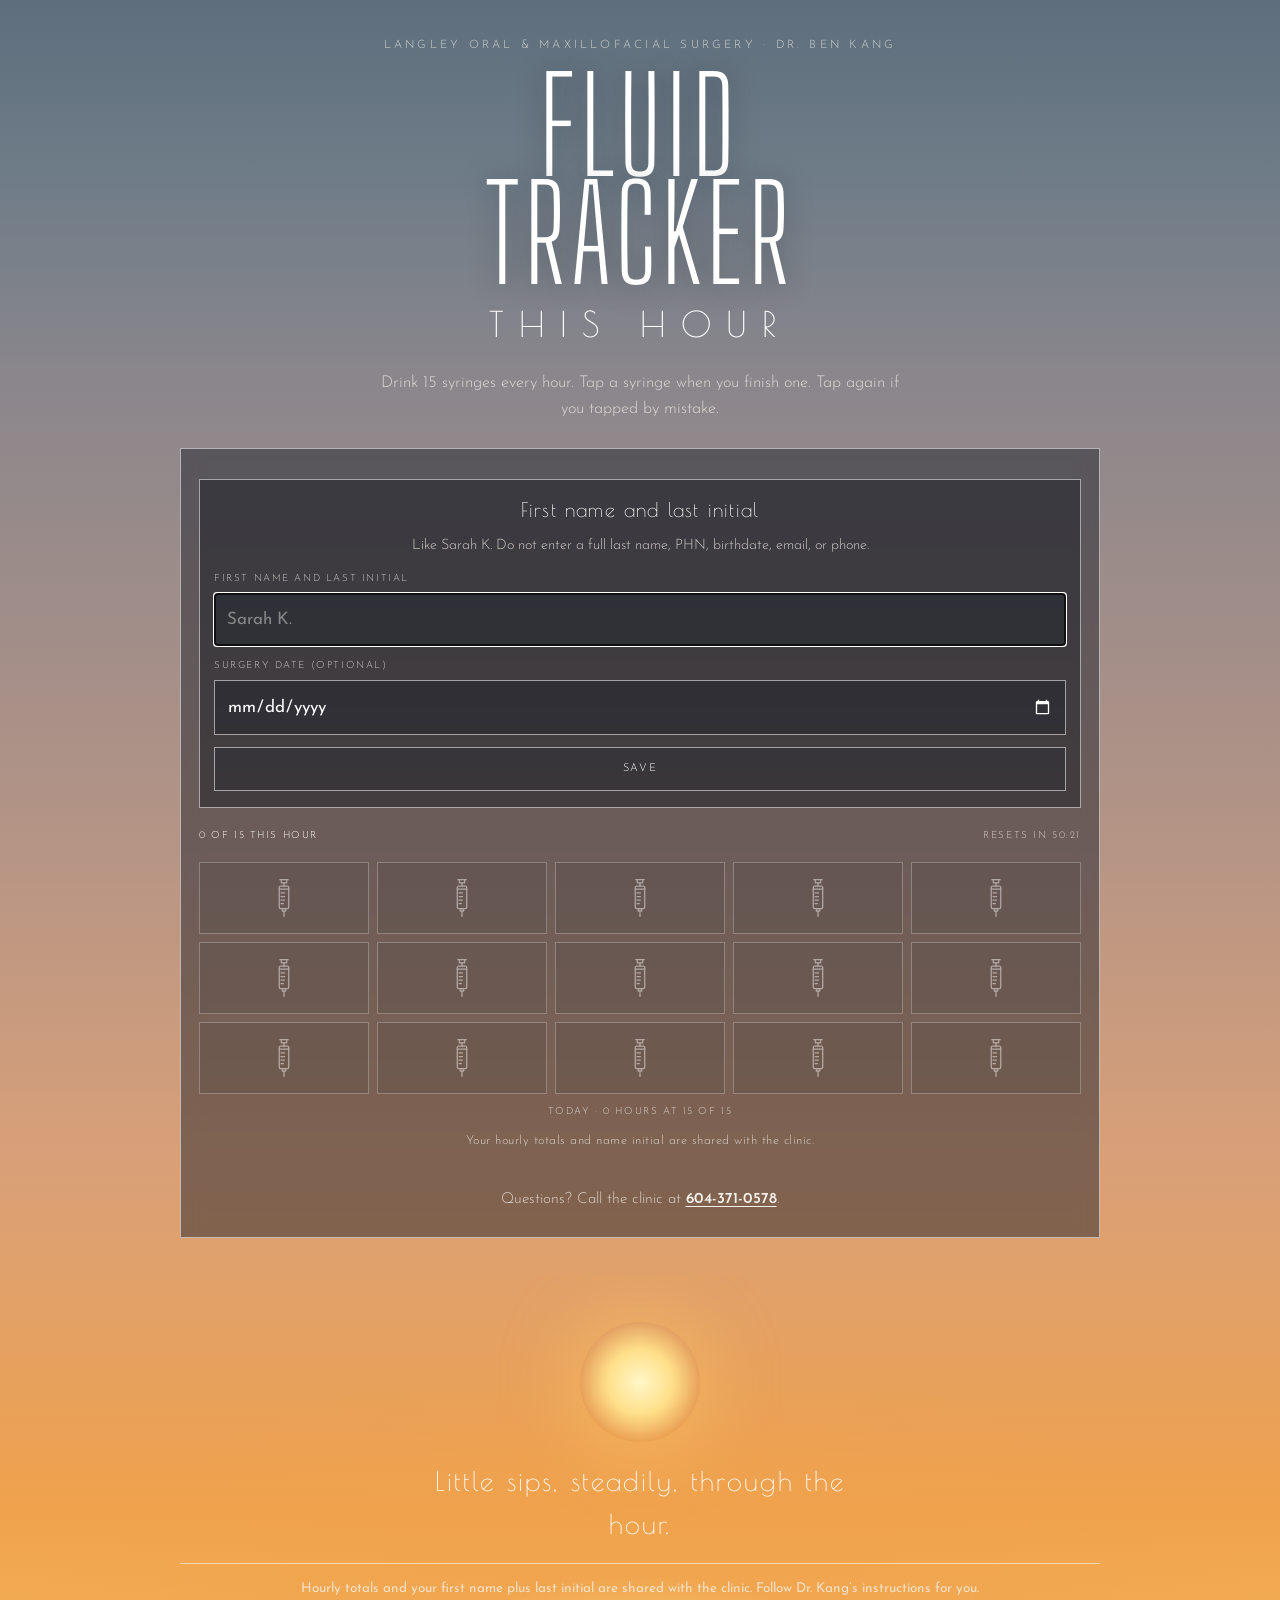
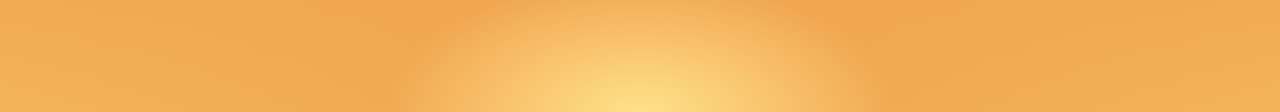
<file: jaw-surgery-journey/fluids/index.html>
<!DOCTYPE html>
<html lang="en-CA">
<head>
<meta charset="utf-8">
<meta name="viewport" content="width=device-width, initial-scale=1, viewport-fit=cover">
<meta http-equiv="Content-Security-Policy" content="default-src 'none'; style-src 'self'; script-src 'self'; img-src 'self'; font-src 'self'; connect-src https: http:; form-action 'none'; base-uri 'none'">
<meta name="referrer" content="no-referrer">
<meta name="theme-color" content="#5E6E7C">
<meta name="description" content="Hourly fluid tracker for jaw surgery recovery with Dr. Ben Kang at Langley Oral &amp; Maxillofacial Surgery. Hourly totals and your name initial are shared with the clinic.">
<title>Fluid Tracker | Langley Oral &amp; Maxillofacial Surgery</title>
<link rel="preload" href="../../shared/fonts/big-shoulders-100.woff2" as="font" type="font/woff2" crossorigin>
<link rel="preload" href="../../shared/fonts/josefin-300.woff2" as="font" type="font/woff2" crossorigin>
<link rel="stylesheet" href="../../shared/journey.css">
<link rel="stylesheet" href="fluids.css">
</head>
<body>
<a class="skip" href="#tracker">Skip to fluid tracker</a>

<header class="hero wrap">
  <p class="kicker">Langley Oral &amp; Maxillofacial Surgery · Dr. Ben Kang</p>
  <h1><span>Fluid</span><span>Tracker</span></h1>
  <p class="yearish">This hour</p>
  <p class="lede">Drink 15 syringes every hour. Tap a syringe when you finish one. Tap again if you tapped by mistake.</p>
  <p class="print-url">https://josenni-rgb.github.io/jaw-surgery-journey/fluids/</p>
</header>

<main>
<div class="wrap">
  <article class="panel fluid-page-panel" id="tracker">
    <section class="fluid-tracker" data-fluid-tracker aria-label="Hourly fluid tracker">
      <div class="fluid-who-card" data-fluid-who-card hidden>
        <p class="fluid-who-ask">First name and last initial</p>
        <p class="fluid-who-help">Like Sarah K. Do not enter a full last name, PHN, birthdate, email, or phone.</p>
        <label class="fluid-field">
          <span>First name and last initial</span>
          <input data-fluid-name type="text" maxlength="40" autocomplete="off" autocapitalize="words" spellcheck="false" placeholder="Sarah K." inputmode="text">
        </label>
        <label class="fluid-field">
          <span>Surgery date (optional)</span>
          <input data-fluid-surgery type="date">
        </label>
        <p class="fluid-who-error" data-fluid-who-error hidden></p>
        <button type="button" class="fluid-who-save" data-fluid-who-save>Save</button>
      </div>
      <p class="fluid-who" data-fluid-who hidden>
        <span data-fluid-who-label></span>
        <button type="button" class="fluid-who-change" data-fluid-who-change>Not you? Change</button>
      </p>
      <p class="fluid-meta">
        <span data-fluid-count>0 of 15 this hour</span>
        <span data-fluid-countdown>Resets in 60:00</span>
      </p>
      <div class="fluid-grid" data-fluid-grid role="group" aria-label="Fifteen syringes"></div>
      <p class="fluid-done" data-fluid-done hidden>Great job, all 15 done this hour</p>
      <p class="fluid-today" data-fluid-today>Today · 0 hours at 15 of 15</p>
      <p class="fluid-privacy">Your hourly totals and name initial are shared with the clinic.</p>
      <button type="button" class="fluid-send" data-fluid-send hidden>Send today's log now</button>
      <p class="fluid-send-status" data-fluid-send-status aria-live="polite"></p>
      <p class="fluid-call">Questions? Call the clinic at <a href="tel:+16043710578">604-371-0578</a>.</p>
    </section>
  </article>
</div>
  <div class="horizon">
    <div class="sun" aria-hidden="true"></div>
    <p class="quote">Little sips, steadily, through the hour.</p>
    <footer class="legal wrap">
      <p>Hourly totals and your first name plus last initial are shared with the clinic. Follow Dr. Kang’s instructions for you.</p>
    </footer>
  </div>
</main>
<script src="patient-link.js"></script>
<script src="config.js"></script>
<script src="fluids.js"></script>
</body>
</html>
</file>
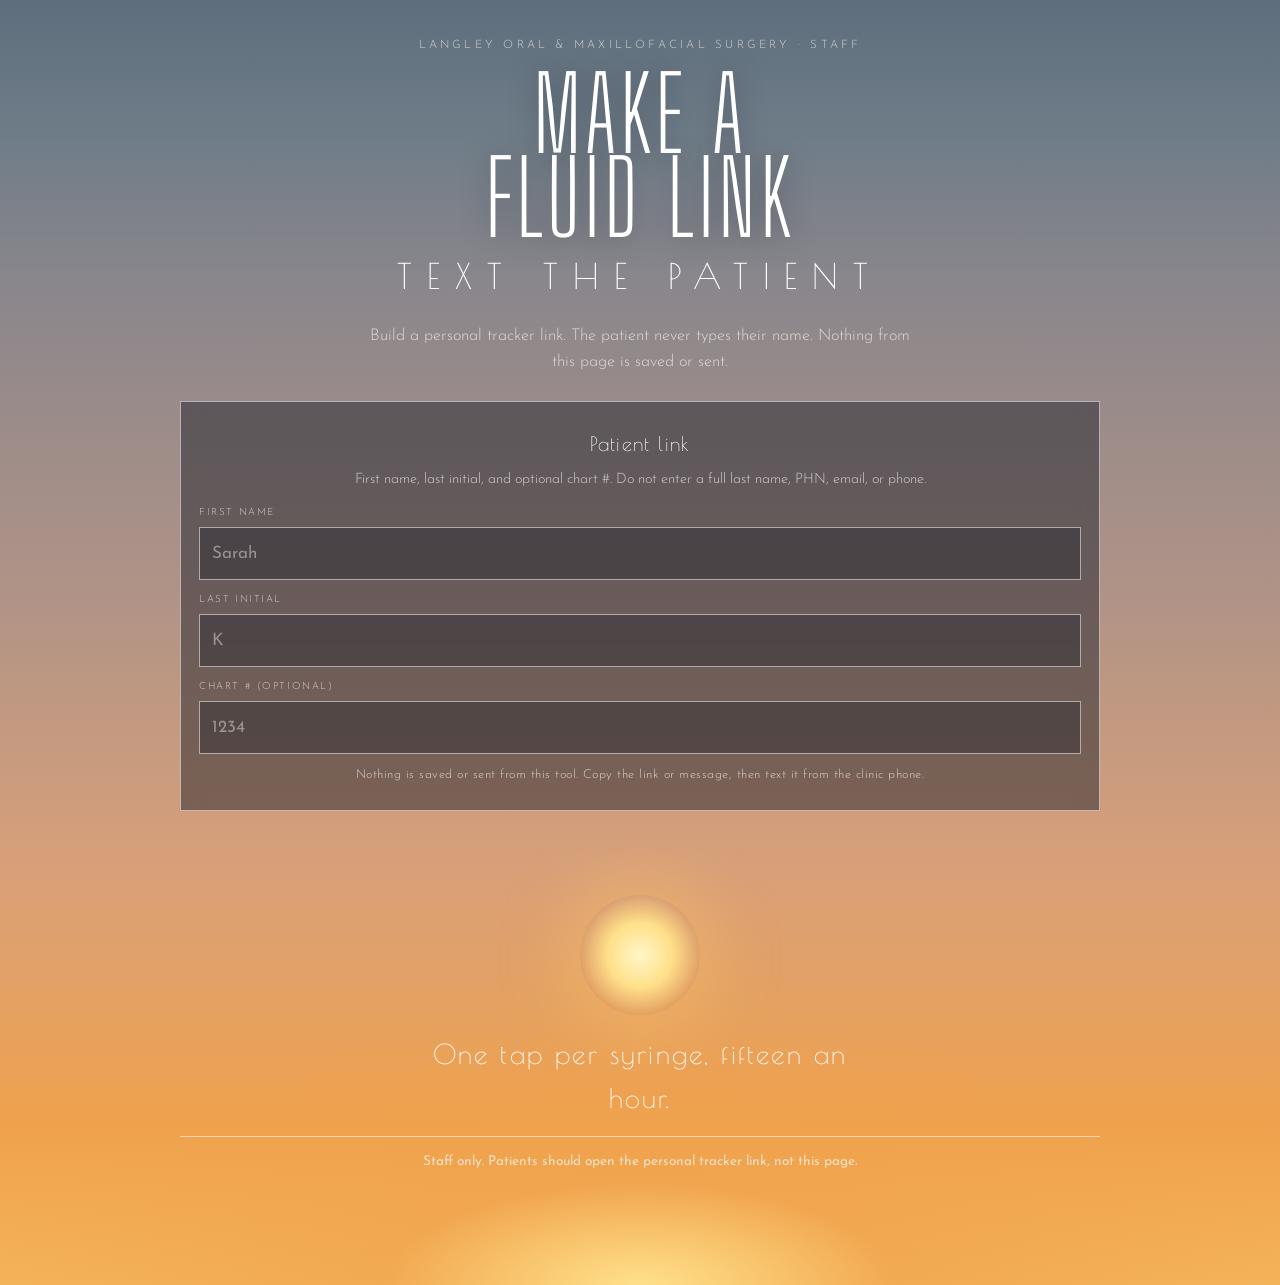
<file: jaw-surgery-journey/fluids/make-link/index.html>
<!DOCTYPE html>
<html lang="en-CA">
<head>
<meta charset="utf-8">
<meta name="viewport" content="width=device-width, initial-scale=1, viewport-fit=cover">
<meta http-equiv="Content-Security-Policy" content="default-src 'none'; style-src 'self'; script-src 'self'; img-src 'self'; font-src 'self'; connect-src 'none'; form-action 'none'; base-uri 'none'">
<meta name="referrer" content="no-referrer">
<meta name="robots" content="noindex">
<meta name="theme-color" content="#5E6E7C">
<meta name="description" content="Staff tool to make a personal jaw-surgery fluid tracker link. Nothing is saved or sent.">
<title>Make a fluid tracker link | Langley Oral &amp; Maxillofacial Surgery</title>
<link rel="preload" href="../../../shared/fonts/big-shoulders-100.woff2" as="font" type="font/woff2" crossorigin>
<link rel="preload" href="../../../shared/fonts/josefin-300.woff2" as="font" type="font/woff2" crossorigin>
<link rel="stylesheet" href="../../../shared/journey.css">
<link rel="stylesheet" href="../fluids.css">
</head>
<body>
<a class="skip" href="#make-link">Skip to make-link form</a>

<header class="hero wrap">
  <p class="kicker">Langley Oral &amp; Maxillofacial Surgery · Staff</p>
  <h1 class="tight"><span>Make a</span><span>fluid link</span></h1>
  <p class="yearish">Text the patient</p>
  <p class="lede">Build a personal tracker link. The patient never types their name. Nothing from this page is saved or sent.</p>
</header>

<main>
<div class="wrap">
  <article class="panel fluid-page-panel" id="make-link" data-fluid-make-link>
    <section class="fluid-maker" aria-label="Make a personal fluid tracker link">
      <p class="fluid-who-ask">Patient link</p>
      <p class="fluid-who-help">First name, last initial, and optional chart #. Do not enter a full last name, PHN, email, or phone.</p>
      <label class="fluid-field">
        <span>First name</span>
        <input data-link-first type="text" maxlength="30" autocomplete="off" autocapitalize="words" spellcheck="false" placeholder="Sarah">
      </label>
      <label class="fluid-field">
        <span>Last initial</span>
        <input data-link-initial type="text" maxlength="2" autocomplete="off" autocapitalize="characters" spellcheck="false" placeholder="K" inputmode="text">
      </label>
      <label class="fluid-field">
        <span>Chart # (optional)</span>
        <input data-link-chart type="text" maxlength="9" autocomplete="off" inputmode="numeric" placeholder="1234">
      </label>
      <p class="fluid-who-error" data-link-error hidden></p>
      <div class="fluid-link-out" data-link-out hidden>
        <label class="fluid-field">
          <span>Link</span>
          <input data-link-url type="text" readonly>
        </label>
        <button type="button" class="fluid-copy-lg" data-link-copy>Copy link</button>
        <label class="fluid-field">
          <span>Text message</span>
          <textarea data-link-message readonly rows="7"></textarea>
        </label>
        <button type="button" class="fluid-send" data-link-copy-message>Copy message</button>
      </div>
      <p class="fluid-privacy">Nothing is saved or sent from this tool. Copy the link or message, then text it from the clinic phone.</p>
    </section>
  </article>
</div>
  <div class="horizon">
    <div class="sun" aria-hidden="true"></div>
    <p class="quote">One tap per syringe, fifteen an hour.</p>
    <footer class="legal wrap">
      <p>Staff only. Patients should open the personal tracker link, not this page.</p>
    </footer>
  </div>
</main>
<script src="../patient-link.js"></script>
</body>
</html>
</file>
<file: shared/journey.css>
/* ==========================================================================
   Shared sunset-infographic theme for OMS patient journey pages.
   Derived from /jaw-surgery-journey/ (that page keeps its own inline CSS).
   ========================================================================== */
:root{
  --sky-top: #5E6E7C;
  --sky-mid: #8A868C;
  --peach: #D9A078;
  --gold: #F0A24C;
  --sun: #FFE08A;
  --sun-core: #FFF6C8;
  --ink: #F4F1EA;
  --ink-dim: rgba(244,241,234,.78);
  --line: rgba(255,255,255,.55);
  --line-strong: rgba(255,255,255,.82);
  --panel: rgba(22, 28, 38, .46);
  --panel-deep: rgba(16, 20, 28, .62);
  --warn: #FFE0A3;
  --danger: #FFC9BC;
  --font-display: "Big Shoulders Display", "Arial Narrow", Impact, sans-serif;
  --font-poiret: "Poiret One", "Big Shoulders Display", sans-serif;
  --font-sans: "Josefin Sans", "Avenir Next", "Segoe UI", sans-serif;
}

@font-face{font-family:"Big Shoulders Display";src:url("fonts/big-shoulders-100.woff2") format("woff2");font-weight:100;font-style:normal;font-display:swap}
@font-face{font-family:"Big Shoulders Display";src:url("fonts/big-shoulders-300.woff2") format("woff2");font-weight:300;font-style:normal;font-display:swap}
@font-face{font-family:"Josefin Sans";src:url("fonts/josefin-300.woff2") format("woff2");font-weight:300;font-style:normal;font-display:swap}
@font-face{font-family:"Josefin Sans";src:url("fonts/josefin-400.woff2") format("woff2");font-weight:400;font-style:normal;font-display:swap}
@font-face{font-family:"Josefin Sans";src:url("fonts/josefin-600.woff2") format("woff2");font-weight:600;font-style:normal;font-display:swap}
@font-face{font-family:"Poiret One";src:url("fonts/poiret-one.woff2") format("woff2");font-weight:400;font-style:normal;font-display:swap}

*{box-sizing:border-box}
html{-webkit-text-size-adjust:100%;scroll-behavior:smooth}
body{
  margin:0;
  color:var(--ink);
  font:17px/1.6 var(--font-sans);
  font-weight:400;
  background-color:var(--sky-top);
  background-image:
    radial-gradient(ellipse 90% 36% at 50% 100%, var(--sun) 0%, rgba(240,162,76,.55) 22%, transparent 58%),
    linear-gradient(180deg,
      var(--sky-top) 0%,
      #6E7C88 10%,
      var(--sky-mid) 22%,
      #B39486 48%,
      var(--peach) 68%,
      var(--gold) 88%,
      #F4B45A 100%);
  background-attachment:scroll;
  min-height:100vh;
  padding:env(safe-area-inset-top) env(safe-area-inset-right) env(safe-area-inset-bottom) env(safe-area-inset-left);
}
a{color:var(--ink);text-underline-offset:3px}
a:focus-visible,button:focus-visible{outline:2px solid #fff;outline-offset:3px}
.skip{
  position:absolute;left:-999px;top:0;background:#111;color:#fff;
  padding:10px 14px;z-index:50;text-decoration:none;letter-spacing:.12em;text-transform:uppercase;font-size:.75rem;
}
.skip:focus{left:0}
.wrap{width:min(920px, calc(100% - 28px));margin-inline:auto}
.print-url{display:none}
.hair{height:1px;background:var(--line);border:0;margin:0}

/* ----- Hero ----- */
.hero{padding:36px 0 10px;text-align:center;position:relative}
.kicker{
  margin:0 0 18px;
  font-weight:300;font-size:.72rem;letter-spacing:.28em;text-transform:uppercase;color:var(--ink-dim);
}
h1{
  font-family:var(--font-display);
  font-weight:300;
  font-size:clamp(3.4rem, 16vw, 8.2rem);
  line-height:.82;
  letter-spacing:.04em;
  text-transform:uppercase;
  margin:0 0 8px;
  color:#fff;
  text-shadow:0 2px 28px rgba(16,20,28,.35);
}
h1 span{display:block}
h1.tight{font-size:clamp(2.6rem, 12vw, 6.4rem)}
.yearish{
  font-family:var(--font-poiret);
  font-size:clamp(1.4rem, 4vw, 2.2rem);
  letter-spacing:.42em;
  text-transform:uppercase;
  color:#fff;
  margin:6px 0 18px;
}
.lede{
  margin:0 auto;max-width:34rem;color:var(--ink-dim);
  font-weight:300;font-size:1.02rem;
}

/* ----- Line art ----- */
.hero-art{
  margin:22px auto 0;max-width:420px;
  border:1px solid var(--line);padding:18px 12px 8px;
  background:rgba(16,20,28,.22);
}
.hero-art svg{display:block;width:100%;height:auto;margin:0 auto}
.hero-art figcaption{
  font-size:.62rem;letter-spacing:.18em;text-transform:uppercase;font-weight:300;
  padding:10px 8px 4px;color:var(--ink-dim);text-align:left;
}

/* ----- Fact grid ----- */
.facts{
  display:grid;grid-template-columns:1fr 1fr;gap:0;
  margin:28px 0 8px;
  border-top:1px solid var(--line);border-bottom:1px solid var(--line);
}
@media (min-width:720px){.facts{grid-template-columns:repeat(4,1fr)}}
.fact{
  padding:18px 12px;text-align:center;
  border-right:1px solid var(--line);
}
.facts .fact:nth-child(2n){border-right:0}
@media (min-width:720px){
  .facts .fact:nth-child(2n){border-right:1px solid var(--line)}
  .facts .fact:last-child{border-right:0}
}
.donut{
  width:84px;height:84px;margin:0 auto 8px;position:relative;
}
.donut svg{width:100%;height:100%;transform:rotate(-90deg)}
.donut .n{
  position:absolute;inset:0;display:flex;align-items:center;justify-content:center;
  font-family:var(--font-display);font-weight:100;font-size:1.85rem;letter-spacing:.02em;
}
.donut .n.small{font-size:1.25rem}
.icons{position:absolute;width:0;height:0;overflow:hidden}
.panel h3.flush{border:0;padding:0;margin:0 0 8px}
.fact .lbl{
  font-size:.62rem;letter-spacing:.12em;text-transform:uppercase;font-weight:300;color:var(--ink-dim);
  line-height:1.4;max-width:12.5em;margin-inline:auto;min-height:2.8em;
}

/* ----- Mind map ----- */
.mindmap{position:relative;margin:28px auto 6px;max-width:420px}
.mindmap-svg{display:none}
.hub{
  width:min(210px, 68%);
  aspect-ratio:1;
  margin:0 auto 8px;
  border-radius:50%;
  border:1px dashed var(--line-strong);
  display:flex;flex-direction:column;align-items:center;justify-content:center;
  text-align:center;padding:16px;position:relative;z-index:2;
  background:rgba(20,28,38,.22);
}
.hub .heart{width:18px;height:16px;margin-bottom:6px}
.hub strong{
  font-family:var(--font-display);font-weight:100;font-size:1.35rem;
  line-height:.9;letter-spacing:.06em;text-transform:uppercase;color:#fff;
}
.hub .flourish{width:70px;height:14px;margin-top:8px;opacity:.85}
.spokes{list-style:none;margin:0;padding:0;display:flex;flex-direction:column;align-items:center;position:relative}
.spokes::before{
  content:"";position:absolute;top:0;bottom:8px;left:50%;width:1px;background:var(--line);transform:translateX(-50%);
}
.spokes li{position:relative;z-index:1;margin:8px 0;width:min(280px, 94%)}
.spoke{
  display:flex;align-items:center;justify-content:center;gap:8px;
  min-height:46px;padding:8px 14px;
  color:#fff;text-decoration:none;
  font-size:.68rem;letter-spacing:.16em;text-transform:uppercase;font-weight:300;
  border:1px solid var(--line);
  background:rgba(20,28,38,.28);
}
.spoke:hover,.spoke:focus-visible{background:rgba(20,28,38,.5);border-color:#fff}
.spoke svg{width:16px;height:16px;flex:none}
.spoke .lock{display:none;width:13px;height:13px;opacity:.9}
.hint{text-align:center;font-size:.7rem;letter-spacing:.18em;text-transform:uppercase;font-weight:300;color:var(--ink-dim);margin:10px 0 0}
.hint-lock{display:none;margin-top:8px}

/* Stage lock is data-driven: JS adds .is-open to the unlocked stage. */
html.stage-lock .spoke[data-lock="stage"],
html.stage-lock .jump a[data-lock="stage"]{
  opacity:.38;
  pointer-events:none;
  cursor:default;
}
html.stage-lock .spoke[data-lock="stage"]{
  background:rgba(20,28,38,.18);
}
html.stage-lock .spoke[data-lock="stage"] .lock{display:block}
html.stage-lock .spoke.is-open[data-lock="stage"],
html.stage-lock .jump a.is-open[data-lock="stage"]{
  opacity:1;
  pointer-events:auto;
  cursor:pointer;
}
html.stage-lock .spoke.is-open[data-lock="stage"]{
  border-color:#fff;
  background:rgba(255,255,255,.14);
  box-shadow:0 0 0 1px rgba(255,255,255,.5), 0 10px 28px rgba(16,20,28,.22);
}
html.stage-lock .spoke.is-open[data-lock="stage"] .lock{display:none}
html.stage-lock .jump a.is-open[data-lock="stage"]{
  color:#fff;
  box-shadow:inset 0 -2px 0 #fff;
}
html.stage-lock .hint-open{display:none}
html.stage-lock .hint-lock{display:block}
html.stage-lock .panel[data-lock="stage"]{display:none}
html.stage-lock .panel[data-lock="stage"].is-open,
html.stage-lock[data-open-stage="consult"] #consult,
html.stage-lock[data-open-stage="before"] #before,
html.stage-lock[data-open-stage="surgery"] #surgery,
html.stage-lock[data-open-stage="recovery"] #recovery,
html.stage-lock[data-open-stage="healing"] #healing,
html.stage-lock[data-open-stage="restore"] #restore,
html.stage-lock[data-open-stage="procedure"] #procedure,
html.stage-lock[data-open-stage="results"] #results{display:block}

html.stage-lock[data-open-stage="consult"] .spoke[data-stage="consult"],
html.stage-lock[data-open-stage="before"] .spoke[data-stage="before"],
html.stage-lock[data-open-stage="surgery"] .spoke[data-stage="surgery"],
html.stage-lock[data-open-stage="recovery"] .spoke[data-stage="recovery"],
html.stage-lock[data-open-stage="healing"] .spoke[data-stage="healing"],
html.stage-lock[data-open-stage="restore"] .spoke[data-stage="restore"],
html.stage-lock[data-open-stage="procedure"] .spoke[data-stage="procedure"],
html.stage-lock[data-open-stage="results"] .spoke[data-stage="results"],
html.stage-lock[data-open-stage="consult"] .jump a[data-stage="consult"],
html.stage-lock[data-open-stage="before"] .jump a[data-stage="before"],
html.stage-lock[data-open-stage="surgery"] .jump a[data-stage="surgery"],
html.stage-lock[data-open-stage="recovery"] .jump a[data-stage="recovery"],
html.stage-lock[data-open-stage="healing"] .jump a[data-stage="healing"],
html.stage-lock[data-open-stage="restore"] .jump a[data-stage="restore"],
html.stage-lock[data-open-stage="procedure"] .jump a[data-stage="procedure"],
html.stage-lock[data-open-stage="results"] .jump a[data-stage="results"]{
  opacity:1;
  pointer-events:auto;
  cursor:pointer;
}
html.stage-lock[data-open-stage="consult"] .spoke[data-stage="consult"],
html.stage-lock[data-open-stage="before"] .spoke[data-stage="before"],
html.stage-lock[data-open-stage="surgery"] .spoke[data-stage="surgery"],
html.stage-lock[data-open-stage="recovery"] .spoke[data-stage="recovery"],
html.stage-lock[data-open-stage="healing"] .spoke[data-stage="healing"],
html.stage-lock[data-open-stage="restore"] .spoke[data-stage="restore"],
html.stage-lock[data-open-stage="procedure"] .spoke[data-stage="procedure"],
html.stage-lock[data-open-stage="results"] .spoke[data-stage="results"]{
  border-color:#fff;
  background:rgba(255,255,255,.14);
  box-shadow:0 0 0 1px rgba(255,255,255,.5), 0 10px 28px rgba(16,20,28,.22);
}
html.stage-lock[data-open-stage="consult"] .spoke[data-stage="consult"] .lock,
html.stage-lock[data-open-stage="before"] .spoke[data-stage="before"] .lock,
html.stage-lock[data-open-stage="surgery"] .spoke[data-stage="surgery"] .lock,
html.stage-lock[data-open-stage="recovery"] .spoke[data-stage="recovery"] .lock,
html.stage-lock[data-open-stage="healing"] .spoke[data-stage="healing"] .lock,
html.stage-lock[data-open-stage="restore"] .spoke[data-stage="restore"] .lock,
html.stage-lock[data-open-stage="procedure"] .spoke[data-stage="procedure"] .lock,
html.stage-lock[data-open-stage="results"] .spoke[data-stage="results"] .lock{display:none}
html.stage-lock[data-open-stage="consult"] .jump a[data-stage="consult"],
html.stage-lock[data-open-stage="before"] .jump a[data-stage="before"],
html.stage-lock[data-open-stage="surgery"] .jump a[data-stage="surgery"],
html.stage-lock[data-open-stage="recovery"] .jump a[data-stage="recovery"],
html.stage-lock[data-open-stage="healing"] .jump a[data-stage="healing"],
html.stage-lock[data-open-stage="restore"] .jump a[data-stage="restore"],
html.stage-lock[data-open-stage="procedure"] .jump a[data-stage="procedure"],
html.stage-lock[data-open-stage="results"] .jump a[data-stage="results"]{
  color:#fff;
  box-shadow:inset 0 -2px 0 #fff;
}

.consult-only{display:none}
html.stage-lock[data-open-stage="consult"] .consult-only{display:block}
html.stage-lock[data-open-stage="consult"] .rows > li.consult-only{display:grid}
html.stage-lock[data-open-stage="consult"] .intro.staff-keep{display:none}
html.stage-lock[data-open-stage="consult"] .consult-later{display:none!important}
html.stage-lock[data-open-stage="consult"] .path{display:none}

@media (min-width:780px){
  .mindmap{max-width:560px;height:560px;margin:8px auto 12px}
  .mindmap-svg{display:block;width:100%;height:100%}
  .hub{
    position:absolute;left:50%;top:50%;transform:translate(-50%,-50%);
    width:172px;margin:0;z-index:3;
  }
  .spokes{position:absolute;inset:0}
  .spokes::before{display:none}
  .spokes li{
    position:absolute;left:50%;top:50%;width:auto;margin:0;
    transform:translate(-50%,-50%) rotate(var(--a)) translate(var(--r, 200px)) rotate(calc(-1 * var(--a)));
  }
  .spoke{min-width:128px;background:rgba(20,28,38,.32);backdrop-filter:blur(6px)}
  .s1{--a:-90deg}.s2{--a:-38.57deg}.s3{--a:12.86deg}.s4{--a:64.29deg}
  .s5{--a:115.71deg}.s6{--a:167.14deg}.s7{--a:218.57deg}
}

/* ----- Path timeline ----- */
.path{
  margin:32px auto;padding:18px 8px 8px;
  border-top:1px solid var(--line);
}
.path h2{
  font-size:.68rem;letter-spacing:.22em;text-transform:uppercase;font-weight:300;
  text-align:center;margin:0 0 16px;color:var(--ink-dim);
}
.path-svg{width:100%;height:auto;display:block}
.path-vert{display:block;margin:0 auto}
.path-horiz{display:none}
@media (min-width:720px){
  .path-vert{display:none}
  .path-horiz{display:block}
}

/* ----- Jump ----- */
.jump{display:none}
html.js .jump{
  display:flex;flex-wrap:wrap;justify-content:center;gap:0;
  position:sticky;top:0;z-index:30;
  background:rgba(40,50,62,.55);
  backdrop-filter:blur(12px);
  border-bottom:1px solid var(--line);
}
.jump a{
  color:var(--ink);text-decoration:none;
  font-size:.58rem;letter-spacing:.14em;text-transform:uppercase;font-weight:300;
  padding:12px 10px;min-height:44px;display:inline-flex;align-items:center;
  border-right:1px solid var(--line);
}
.jump a:last-child{border-right:0}
.jump a[aria-current="true"]{color:#fff;box-shadow:inset 0 -2px 0 #fff}

/* ----- Panels ----- */
main{padding:8px 0 72px;position:relative}
.panel{
  background:var(--panel);
  backdrop-filter:blur(10px);
  border:1px solid var(--line);
  margin:22px 0;
  padding:22px 18px 20px;
  scroll-margin-top:56px;
}
.lower .panel{background:var(--panel-deep)}
.panel h2{
  font-family:var(--font-display);font-weight:300;
  font-size:clamp(1.8rem, 6vw, 2.8rem);
  letter-spacing:.08em;text-transform:uppercase;line-height:.95;
  margin:0 0 8px;color:#fff;
}
.lbl{
  font-size:.62rem;letter-spacing:.2em;text-transform:uppercase;font-weight:300;color:var(--ink-dim);
  margin:0 0 10px;
}
.panel h3{
  font-size:.72rem;letter-spacing:.18em;text-transform:uppercase;font-weight:300;
  margin:22px 0 8px;color:#fff;border-top:1px solid var(--line);padding-top:14px;
}
.intro{color:var(--ink-dim);margin:0 0 14px}
p{margin:0 0 12px}
ul,ol{margin:0 0 14px;padding-left:1.1em}
li{margin:6px 0}
.grid{
  display:grid;gap:0;border-top:1px solid var(--line);
}
@media (min-width:640px){.grid.two{grid-template-columns:1fr 1fr}}
.cell{padding:14px 12px 12px;border-bottom:1px solid var(--line)}
@media (min-width:640px){
  .grid.two .cell:nth-child(odd){border-right:1px solid var(--line)}
}
.num{
  font-family:var(--font-display);font-weight:100;font-size:2.6rem;line-height:.9;color:#fff;margin:0 0 4px;
}
.rows{list-style:none;padding:0;margin:0}
.rows li{
  display:grid;grid-template-columns:18px 1fr;gap:10px;
  margin:0;padding:10px 0;border-bottom:1px solid rgba(255,255,255,.18);
}
.rows li:last-child,
.rows > li.consult-later:nth-last-child(2){border-bottom:0}
.dot{width:9px;height:9px;margin-top:8px;border-radius:50%;border:1px solid #fff;background:transparent}
.rows strong{display:block;font-weight:600}
.rows span{display:block;color:var(--ink-dim);font-size:.97rem}

.callout,.alert{
  border:1px solid var(--line);padding:12px 14px;margin:12px 0;
}
.callout{color:var(--warn)}
.alert{color:var(--danger)}
.note{
  font-family:var(--font-poiret);font-size:1.35rem;letter-spacing:.06em;
  text-align:center;margin:8px 0 12px;
}

.jobs{list-style:none;padding:0;margin:0}
.jobs li{
  display:grid;grid-template-columns:auto 1fr;gap:12px;
  margin:0;padding:12px 0;border-bottom:1px solid rgba(255,255,255,.18);
}
.when{
  font-size:.58rem;letter-spacing:.14em;text-transform:uppercase;font-weight:300;
  border:1px solid var(--line);padding:6px 8px;white-space:nowrap;align-self:start;
}
.jobs h3{margin:0 0 4px;border:0;padding:0;font-size:.78rem}
.jobs p{margin:0;color:var(--ink-dim)}

.tl{list-style:none;padding:6px 0 0;margin:0}
.tl li{
  position:relative;padding:0 0 18px 22px;margin:0;
  border-left:1px solid var(--line);
}
.tl li:last-child{border-left-color:transparent;padding-bottom:0}
.tl li::before{
  content:"";position:absolute;left:-5px;top:6px;width:9px;height:9px;
  border-radius:50%;background:transparent;border:1px solid #fff;
}
.tl strong{display:block;font-size:.72rem;letter-spacing:.14em;text-transform:uppercase;font-weight:300}

.ready{list-style:none;padding:0;margin:8px 0 0;display:grid;gap:0}
@media (min-width:560px){.ready{grid-template-columns:1fr 1fr}}
.ready li{margin:0;padding:10px 12px;border:1px solid rgba(255,255,255,.2)}

.btns{display:flex;gap:8px;flex-wrap:wrap;margin:12px 0 0}
.btn{
  display:inline-flex;align-items:center;justify-content:center;gap:8px;
  min-height:46px;padding:10px 16px;
  font-size:.68rem;letter-spacing:.16em;text-transform:uppercase;font-weight:300;
  text-decoration:none;color:#fff;border:1px solid var(--line-strong);background:transparent;
}
.btn:hover{background:rgba(255,255,255,.1)}

details.faq{border-bottom:1px solid rgba(255,255,255,.2)}
details.faq summary{
  cursor:pointer;padding:12px 0;min-height:48px;list-style:none;
  display:flex;justify-content:space-between;gap:12px;align-items:center;font-weight:400;
}
details.faq summary::-webkit-details-marker{display:none}
details.faq summary::after{content:"+";color:#fff}
details.faq[open] summary::after{content:"–"}
details.faq .ans{padding:0 0 12px;color:var(--ink-dim)}

code{font-size:.88em;letter-spacing:.03em}

.horizon{
  position:relative;margin-top:36px;padding:48px 0 28px;text-align:center;overflow:hidden;
}
.sun{
  width:120px;height:120px;margin:0 auto 18px;border-radius:50%;
  background:radial-gradient(circle at 50% 50%, var(--sun-core) 0%, var(--sun) 38%, rgba(255,176,70,0) 70%);
  box-shadow:0 0 60px 20px rgba(255,200,110,.35);
}
.quote{
  font-family:var(--font-poiret);font-size:clamp(1.25rem, 3.4vw, 1.7rem);
  letter-spacing:.08em;margin:0 auto;max-width:28rem;color:#fff;
}
.related{text-align:center;margin-top:18px;font-size:.9rem;color:var(--ink-dim)}
.related a{font-weight:600}
footer.legal{
  margin-top:16px;padding-top:14px;border-top:1px solid var(--line);
  text-align:center;font-size:.85rem;color:var(--ink-dim);
}

/* Hub index */
.hub-cards{
  display:grid;gap:0;margin:28px 0;
  border:1px solid var(--line);
}
@media (min-width:640px){.hub-cards{grid-template-columns:1fr 1fr}}
.hub-card{
  display:block;padding:22px 18px;text-decoration:none;color:#fff;
  border-bottom:1px solid var(--line);
  background:rgba(20,28,38,.28);
}
@media (min-width:640px){
  .hub-card:nth-child(odd){border-right:1px solid var(--line)}
  .hub-card:nth-last-child(-n+2){border-bottom:0}
}
.hub-card:hover,.hub-card:focus-visible{background:rgba(20,28,38,.5)}
.hub-card .lbl{margin:0 0 6px}
.hub-card h2{
  font-family:var(--font-display);font-weight:300;
  font-size:clamp(1.6rem, 5vw, 2.2rem);
  letter-spacing:.08em;text-transform:uppercase;line-height:.95;
  margin:0 0 8px;
}
.hub-card p{margin:0;color:var(--ink-dim);font-weight:300}

@media (prefers-reduced-motion:no-preference){
  .sun{animation:glow 5s ease-in-out infinite alternate}
}
@keyframes glow{
  from{filter:brightness(.95);transform:scale(.98)}
  to{filter:brightness(1.08);transform:scale(1)}
}
@media (prefers-reduced-motion:reduce){
  html{scroll-behavior:auto}
  *,*::before,*::after{animation:none!important;transition:none!important}
}

@media print{
  body{background:#fff;color:#111}
  h1,.yearish,.panel h2,.spoke,.btn,.quote,.hub-card h2{color:#111}
  .skip,.jump,.btns,.related,.sun,.no-print{display:none!important}
  .panel,.hub-card{background:#fff;border:1px solid #333;backdrop-filter:none;break-inside:avoid}
  a{color:#111}
  .print-url{display:block;margin-top:8px;color:#333}
  details.faq .ans, details.faq > *:not(summary){display:block!important}
}
</file>
<file: jaw-surgery-journey/fluids/fluids.css>
/* Hourly fluid tracker — jaw surgery recovery */
.fluid-tracker{margin:8px 0 4px}
.fluid-tracker .fluid-title,
.panel h3.fluid-title{
  font-size:.72rem;letter-spacing:.18em;text-transform:uppercase;font-weight:300;
  margin:10px 0 8px;color:#fff;border-top:0;padding-top:12px;
}
.fluid-tracker .fluid-lead{
  font-family:var(--font-poiret);font-size:1.35rem;letter-spacing:.06em;
  text-align:center;margin:4px 0 14px;color:#fff;
}
.fluid-meta{
  display:flex;flex-wrap:wrap;justify-content:space-between;gap:8px 16px;
  margin:0 0 12px;
  font-size:.62rem;letter-spacing:.16em;text-transform:uppercase;font-weight:300;
  color:var(--ink-dim);
}
.fluid-meta [data-fluid-count]{color:#fff}
.fluid-meta span{min-height:28px;display:inline-flex;align-items:center}
.fluid-grid{
  display:grid;
  grid-template-columns:repeat(5, 1fr);
  gap:8px;
}
.fluid-syringe{
  appearance:none;-webkit-appearance:none;
  position:relative;
  display:flex;align-items:center;justify-content:center;
  min-height:68px;padding:10px 4px;
  margin:0;font:inherit;color:#fff;border:1px solid var(--line);
  background:rgba(20,28,38,.22);
  cursor:pointer;
  touch-action:manipulation;
  -webkit-tap-highlight-color:transparent;
  user-select:none;-webkit-user-select:none;
}
.fluid-syringe svg{
  width:22px;height:36px;display:block;pointer-events:none;
}
.fluid-syringe .barrel-fill{fill:currentColor;opacity:0;stroke:none}
.fluid-syringe.is-full::after{
  content:"";position:absolute;top:7px;right:8px;
  width:6px;height:11px;
  border-right:1.5px solid #fff;border-bottom:1.5px solid #fff;
  transform:rotate(40deg);pointer-events:none;
}
.fluid-syringe.is-full,
.fluid-syringe.is-full:hover,
.fluid-syringe.is-full:focus-visible{
  border-color:#fff;
  background:rgba(255,255,255,.2);
  box-shadow:0 0 0 1px rgba(255,255,255,.55);
}
.fluid-syringe.is-full .barrel-fill{opacity:.78}
.fluid-syringe:hover,.fluid-syringe:focus-visible{border-color:#fff;background:rgba(255,255,255,.08)}
.fluid-done{
  font-family:var(--font-poiret);font-size:1.25rem;letter-spacing:.08em;
  text-align:center;margin:14px 0 4px;color:#fff;
}
.fluid-today{
  text-align:center;margin:10px 0 0;
  font-size:.62rem;letter-spacing:.16em;text-transform:uppercase;font-weight:300;
  color:var(--ink-dim);
}
.fluid-call{
  text-align:center;margin:14px 0 0;
  font-size:.95rem;color:var(--ink-dim);font-weight:300;
}
.fluid-call a{font-weight:600}

.fluid-who{
  display:flex;flex-wrap:wrap;justify-content:center;align-items:baseline;gap:8px 12px;
  margin:0 0 12px;text-align:center;
  font-size:.95rem;color:#fff;font-weight:300;
}
.fluid-who[hidden],
.fluid-who-card[hidden],
.fluid-who-error[hidden],
.fluid-send[hidden],
.fluid-send-status[hidden]{display:none !important}
.fluid-who-change{
  appearance:none;-webkit-appearance:none;
  margin:0;padding:0;border:0;background:none;
  color:var(--ink-dim);font:inherit;font-size:.8rem;
  text-decoration:underline;text-underline-offset:3px;cursor:pointer;
}
.fluid-who-change:hover,.fluid-who-change:focus-visible{color:#fff}
.fluid-who-card{
  margin:0 0 14px;padding:14px 14px 16px;
  border:1px solid var(--line);background:rgba(16,20,28,.42);
}
.fluid-who-ask{
  font-family:var(--font-poiret);font-size:1.25rem;letter-spacing:.06em;
  text-align:center;margin:0 0 8px;color:#fff;
}
.fluid-who-help{
  margin:0 0 14px;text-align:center;
  font-size:.9rem;color:var(--ink-dim);font-weight:300;
}
.fluid-field{display:block;margin:0 0 12px}
.fluid-field span{
  display:block;margin:0 0 6px;
  font-size:.62rem;letter-spacing:.16em;text-transform:uppercase;font-weight:300;
  color:var(--ink-dim);
}
.fluid-field input{
  width:100%;margin:0;padding:12px 12px;font:inherit;color:#fff;
  background:rgba(20,28,38,.35);border:1px solid var(--line);
  min-height:48px;
}
.fluid-field input::placeholder{color:rgba(244,241,234,.45)}
.fluid-field input[type="date"]{color-scheme:dark}
.fluid-who-error{
  margin:0 0 12px;text-align:center;
  font-size:.9rem;color:var(--danger);font-weight:400;
}
.fluid-who-save,.fluid-send{
  appearance:none;-webkit-appearance:none;
  display:block;width:100%;margin:0;padding:12px 14px;
  font:inherit;font-size:.68rem;font-weight:300;
  letter-spacing:.14em;text-transform:uppercase;
  color:#fff;background:rgba(20,28,38,.22);
  border:1px solid var(--line);cursor:pointer;
  touch-action:manipulation;-webkit-tap-highlight-color:transparent;
}
.fluid-who-save:hover,.fluid-who-save:focus-visible,
.fluid-send:hover,.fluid-send:focus-visible{
  border-color:#fff;background:rgba(255,255,255,.08);
}
.fluid-send{margin:12px 0 0}
.fluid-privacy{
  text-align:center;margin:12px 0 0;
  font-size:.78rem;letter-spacing:.04em;color:var(--ink-dim);font-weight:300;
}
.fluid-send-status{
  text-align:center;margin:8px 0 0;min-height:1.2em;
  font-size:.78rem;color:var(--ink-dim);font-weight:300;
}
.fluid-syringe:disabled{
  opacity:.45;cursor:not-allowed;
}

.fluid-maker{margin:4px 0}
.fluid-field textarea{
  width:100%;margin:0;padding:12px;font:inherit;color:#fff;
  background:rgba(20,28,38,.35);border:1px solid var(--line);
  min-height:8.5rem;resize:vertical;line-height:1.45;
}
.fluid-copy-lg{
  appearance:none;-webkit-appearance:none;
  display:block;width:100%;margin:0 0 16px;padding:16px 14px;
  font:inherit;font-size:.85rem;font-weight:400;
  letter-spacing:.12em;text-transform:uppercase;
  color:#fff;background:rgba(255,255,255,.16);
  border:1px solid #fff;cursor:pointer;
  touch-action:manipulation;-webkit-tap-highlight-color:transparent;
}
.fluid-copy-lg:hover,.fluid-copy-lg:focus-visible{background:rgba(255,255,255,.24)}
.fluid-copy-lg:disabled,.fluid-send:disabled{
  opacity:.45;cursor:not-allowed;
}
.fluid-link-out{margin-top:8px}

.fluid-page-panel{margin-top:8px}

@media (min-width:560px){
  .fluid-syringe{min-height:72px}
  .fluid-syringe svg{width:26px;height:42px}
}

@media (prefers-reduced-motion:reduce){
  .fluid-syringe,.fluid-syringe .barrel-fill{transition:none}
}
</file>
